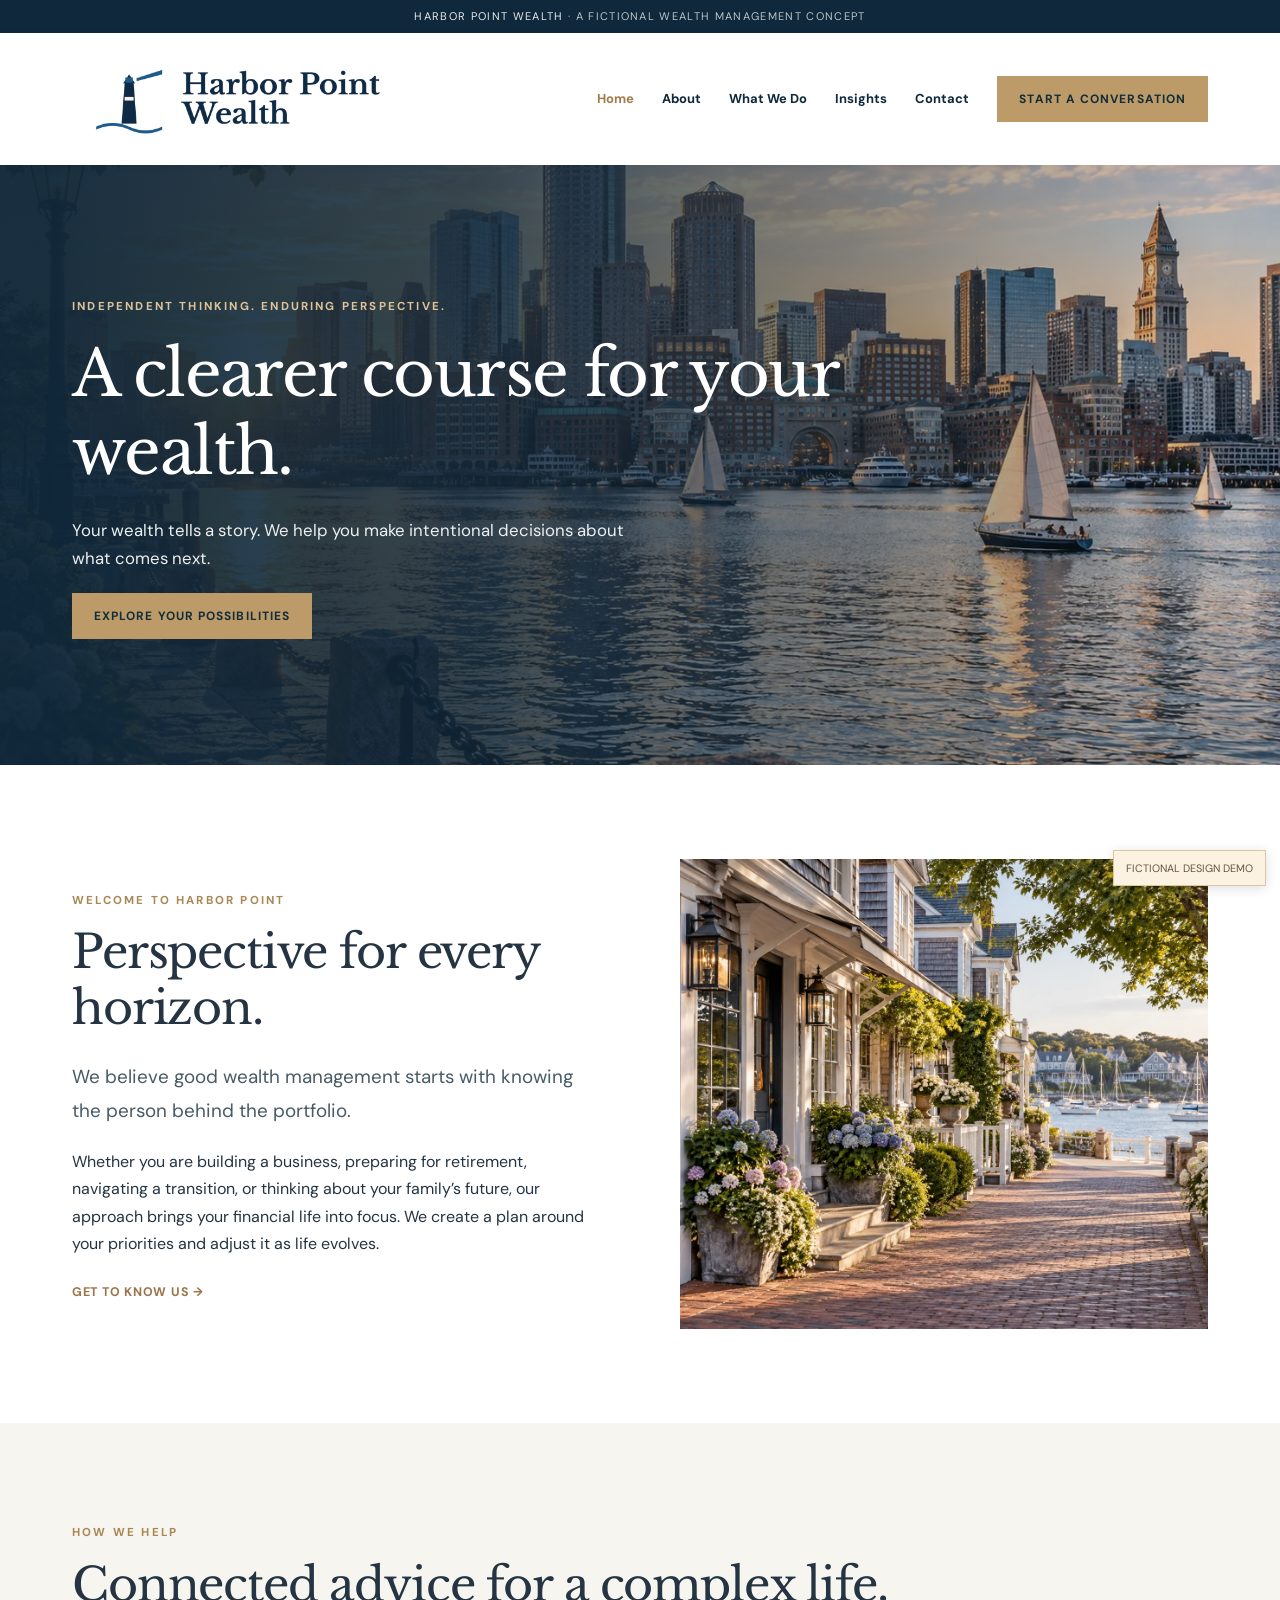
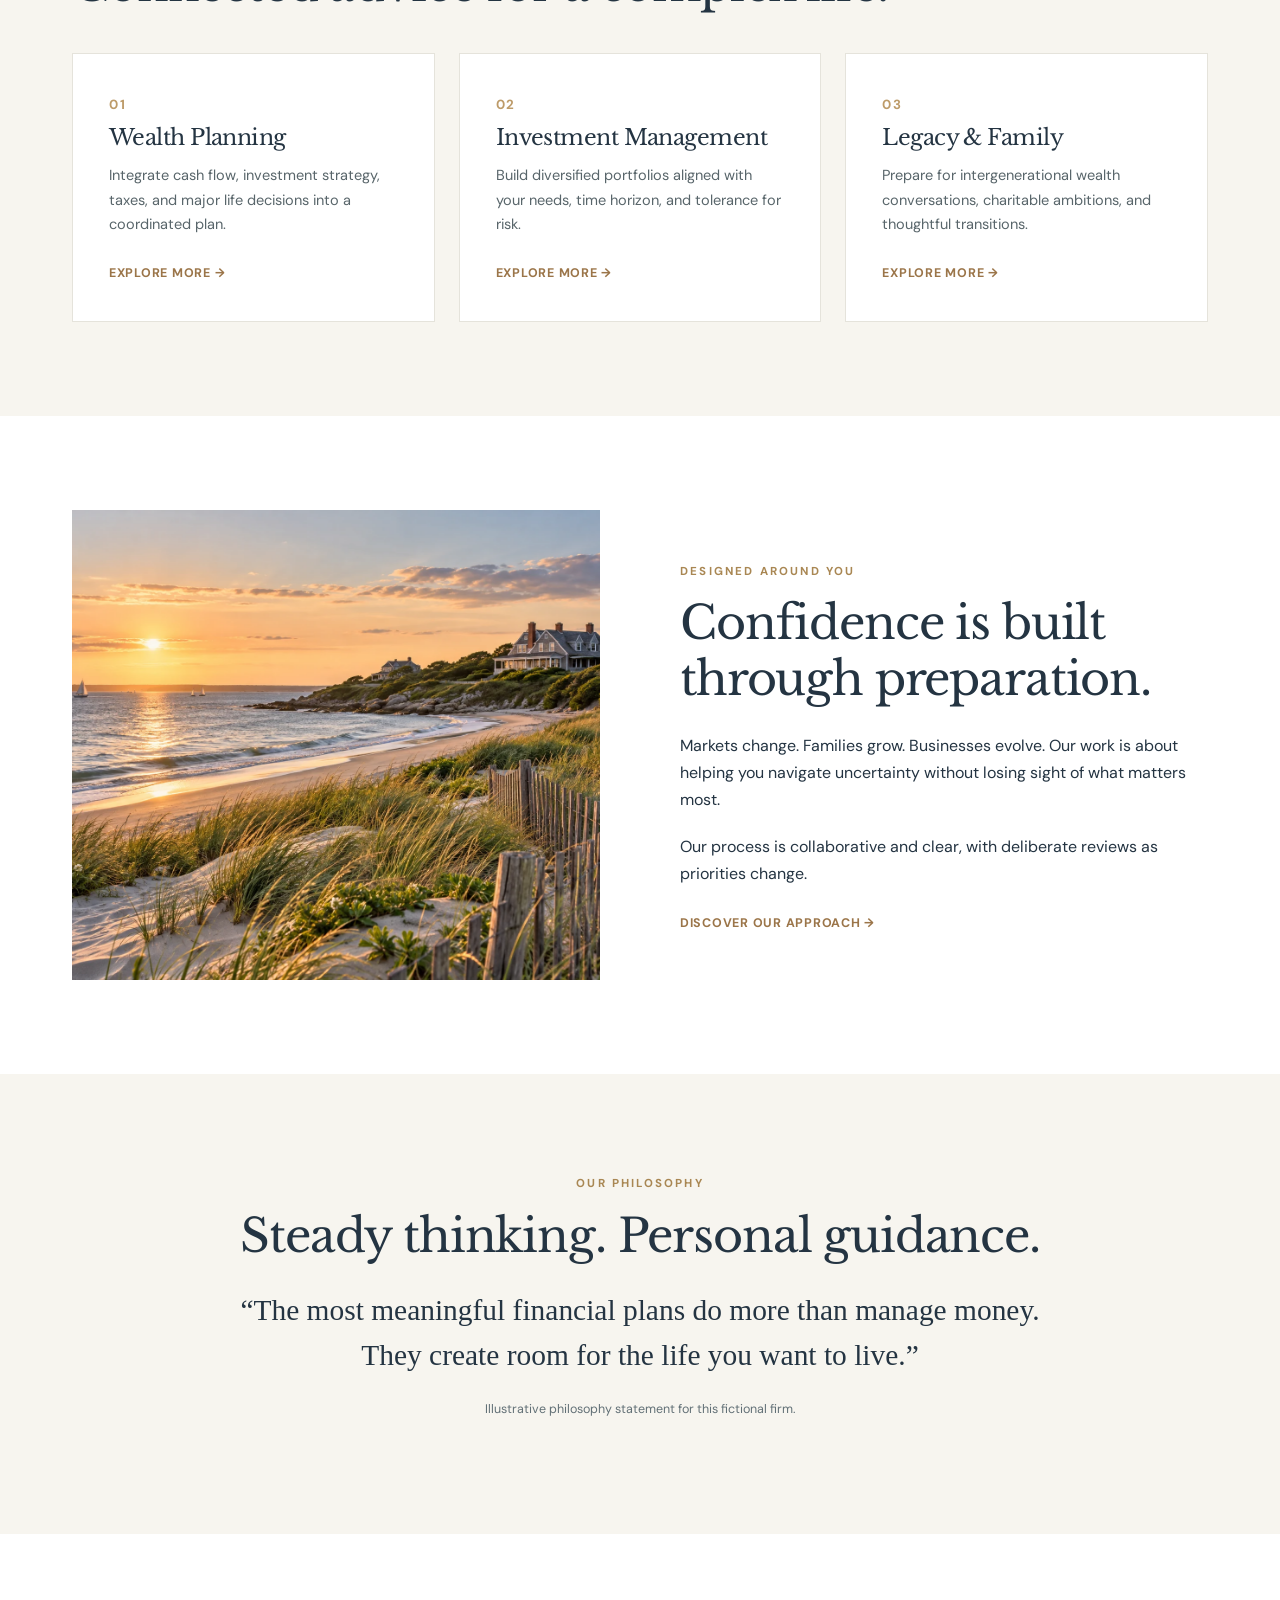
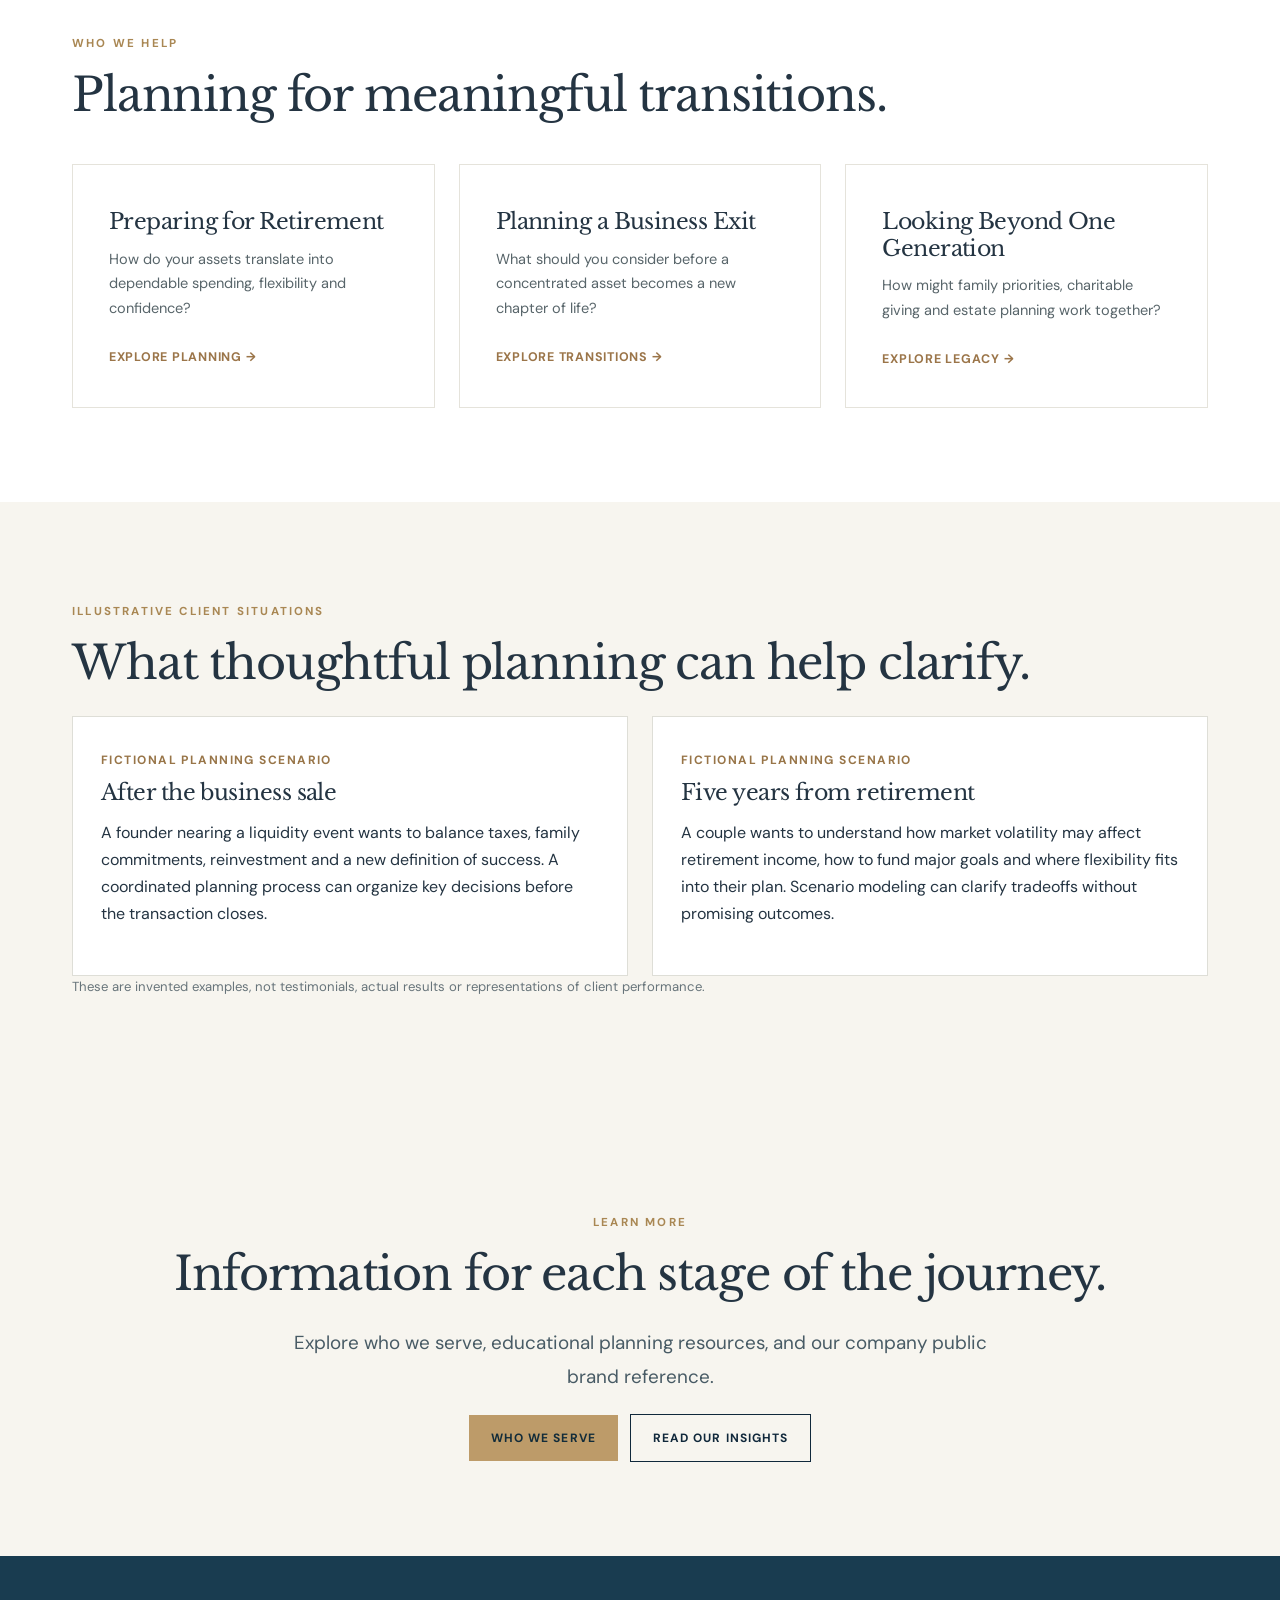
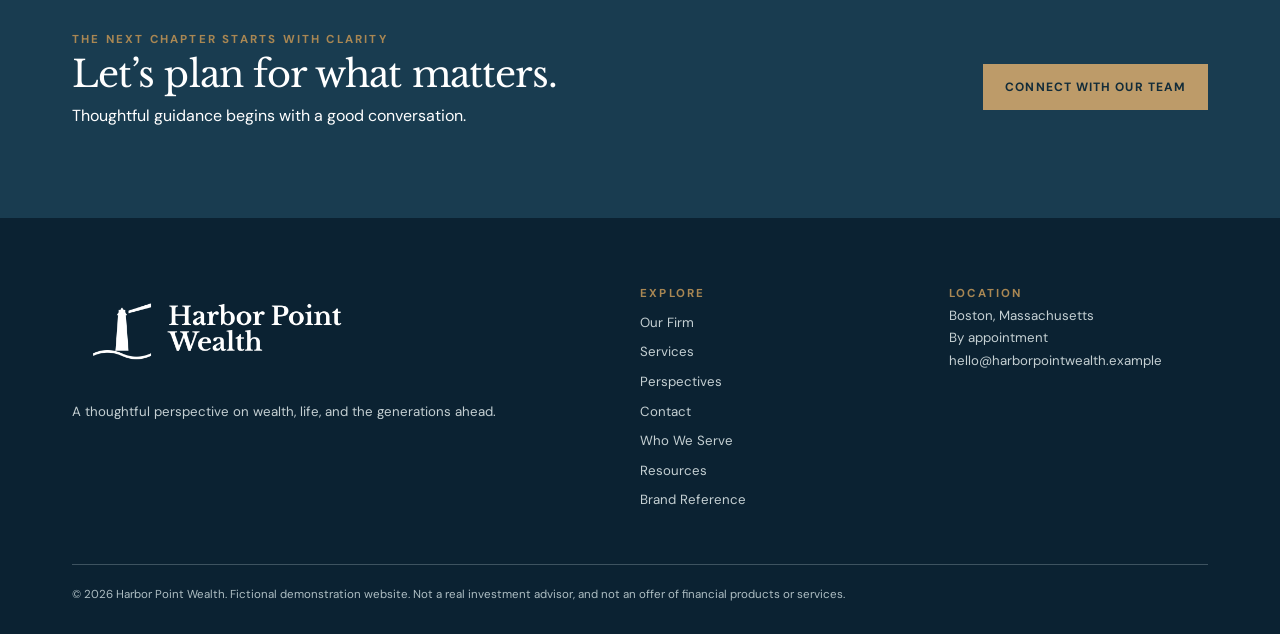
<file: index.html>
<!DOCTYPE html>

<html lang="en"><head><meta charset="utf-8"/><meta content="width=device-width,initial-scale=1" name="viewport"/><meta content="Harbor Point Wealth is a fictional Boston wealth management firm created as a website concept." name="description"/><title>Home | Harbor Point Wealth</title><link href="assets/style.css" rel="stylesheet"/><script type="application/ld+json">{"@context": "https://schema.org", "@type": "Organization", "name": "Harbor Point Wealth", "description": "Fictional Boston-based boutique wealth management firm used for design and marketing demonstrations.", "areaServed": "New England", "address": {"@type": "PostalAddress", "addressLocality": "Boston", "addressRegion": "MA", "addressCountry": "US"}, "knowsAbout": ["Financial planning", "Investment management", "Retirement planning", "Business transition planning", "Legacy planning"]}</script></head><body><div class="topline">HARBOR POINT WEALTH <span>· A FICTIONAL WEALTH MANAGEMENT CONCEPT</span></div><header><div class="nav"><a aria-label="Harbor Point Wealth home" class="brand brand-image" href="index.html"><img alt="Harbor Point Wealth" class="brand-logo" src="assets/harbor-point-wealth-logo.png"/></a><button aria-expanded="false" aria-label="Toggle navigation" class="menu-btn">☰</button><nav><a class="active" href="index.html">Home</a><a class="" href="about.html">About</a><a class="" href="services.html">What We Do</a><a class="" href="insights.html">Insights</a><a class="" href="contact.html">Contact</a><a class="nav-cta" href="contact.html">Start a Conversation</a></nav></div></header><section class="hero"><img alt="New England scenery" class="hero-bg" src="assets/boston-harbor.webp"/><div class="container hero-inner"><span class="eyebrow">Independent thinking. Enduring perspective.</span><h1>A clearer course for your wealth.</h1><p>Your wealth tells a story. We help you make intentional decisions about what comes next.</p><a class="button" href="contact.html">Explore Your Possibilities</a></div></section><section class="section"><div class="container"><div class="split"><div><span class="eyebrow">Welcome to Harbor Point</span><h2>Perspective for every horizon.</h2><p class="lead">We believe good wealth management starts with knowing the person behind the portfolio.</p><p>Whether you are building a business, preparing for retirement, navigating a transition, or thinking about your family’s future, our approach brings your financial life into focus. We create a plan around your priorities and adjust it as life evolves.</p><a class="link" href="about.html">Get to Know Us →</a></div><img alt="New England harbor-side neighborhood" src="assets/harbor-street.webp"/></div></div></section><section class="section cream"><div class="container"><span class="eyebrow">How We Help</span><h2>Connected advice for a complex life.</h2><div class="cards"><div class="card"><span class="number">01</span><h3>Wealth Planning</h3><p>Integrate cash flow, investment strategy, taxes, and major life decisions into a coordinated plan.</p><a class="link" href="services.html">Explore More →</a></div><div class="card"><span class="number">02</span><h3>Investment Management</h3><p>Build diversified portfolios aligned with your needs, time horizon, and tolerance for risk.</p><a class="link" href="services.html">Explore More →</a></div><div class="card"><span class="number">03</span><h3>Legacy &amp; Family</h3><p>Prepare for intergenerational wealth conversations, charitable ambitions, and thoughtful transitions.</p><a class="link" href="services.html">Explore More →</a></div></div></div></section><section class="section"><div class="container"><div class="split"><img alt="New England shoreline at sunset" src="assets/coastal-sunset.webp"/><div><span class="eyebrow">Designed Around You</span><h2>Confidence is built through preparation.</h2><p>Markets change. Families grow. Businesses evolve. Our work is about helping you navigate uncertainty without losing sight of what matters most.</p><p>Our process is collaborative and clear, with deliberate reviews as priorities change.</p><a class="link" href="services.html">Discover Our Approach →</a></div></div></div></section><section class="section cream"><div class="container"><div class="center"><span class="eyebrow">Our Philosophy</span><h2>Steady thinking. Personal guidance.</h2><p class="quote">“The most meaningful financial plans do more than manage money. They create room for the life you want to live.”</p><p class="notice">Illustrative philosophy statement for this fictional firm.</p></div></div></section><section class="section"><div class="container"><span class="eyebrow">Who We Help</span><h2>Planning for meaningful transitions.</h2><div class="cards"><div class="card"><h3>Preparing for Retirement</h3><p>How do your assets translate into dependable spending, flexibility and confidence?</p><a class="link" href="services.html">Explore Planning →</a></div><div class="card"><h3>Planning a Business Exit</h3><p>What should you consider before a concentrated asset becomes a new chapter of life?</p><a class="link" href="services.html">Explore Transitions →</a></div><div class="card"><h3>Looking Beyond One Generation</h3><p>How might family priorities, charitable giving and estate planning work together?</p><a class="link" href="services.html">Explore Legacy →</a></div></div></div></section><section class="section cream"><div class="container"><span class="eyebrow">Illustrative Client Situations</span><h2>What thoughtful planning can help clarify.</h2><div class="pillars"><article><span class="kicker">Fictional planning scenario</span><h3>After the business sale</h3><p>A founder nearing a liquidity event wants to balance taxes, family commitments, reinvestment and a new definition of success. A coordinated planning process can organize key decisions before the transaction closes.</p></article><article><span class="kicker">Fictional planning scenario</span><h3>Five years from retirement</h3><p>A couple wants to understand how market volatility may affect retirement income, how to fund major goals and where flexibility fits into their plan. Scenario modeling can clarify tradeoffs without promising outcomes.</p></article></div><p class="site-note">These are invented examples, not testimonials, actual results or representations of client performance.</p></div></section><section class="section cream"><div class="container center"><span class="eyebrow">Learn More</span><h2>Information for each stage of the journey.</h2><p class="lead">Explore who we serve, educational planning resources, and our company public brand reference.</p><a class="button" href="clients.html">Who We Serve</a> &nbsp; <a class="button outline" href="resources.html" style="color:var(--navy)!important;border-color:var(--navy)">Read Our Insights</a></div></section><section class="cta-strip"><div class="container cta-flex"><div><span class="eyebrow">The next chapter starts with clarity</span><h2>Let’s plan for what matters.</h2><p>Thoughtful guidance begins with a good conversation.</p></div><a class="button" href="contact.html">Connect With Our Team</a></div></section><footer><div class="container"><div class="footgrid"><div><a aria-label="Harbor Point Wealth home" class="brand brand-image footer-brand" href="index.html"><span class="footer-logo-wrap"><img alt="Harbor Point Wealth" class="brand-logo" src="assets/harbor-point-wealth-logo-white.png"/></span></a><p class="spaced">A thoughtful perspective on wealth, life, and the generations ahead.</p></div><div><span class="eyebrow">Explore</span><a href="about.html">Our Firm</a><a href="services.html">Services</a><a href="insights.html">Perspectives</a><a href="contact.html">Contact</a><a href="clients.html">Who We Serve</a><a href="resources.html">Resources</a><a href="brand-guide.html">Brand Reference</a></div><div><span class="eyebrow">Location</span><p>Boston, Massachusetts<br/>By appointment<br/>hello@harborpointwealth.example</p></div></div><div class="copyright">© 2026 Harbor Point Wealth. Fictional demonstration website. Not a real investment advisor, and not an offer of financial products or services.</div></div></footer><div class="demo-label">FICTIONAL DESIGN DEMO</div><script src="assets/site.js"></script></body></html>
</file>
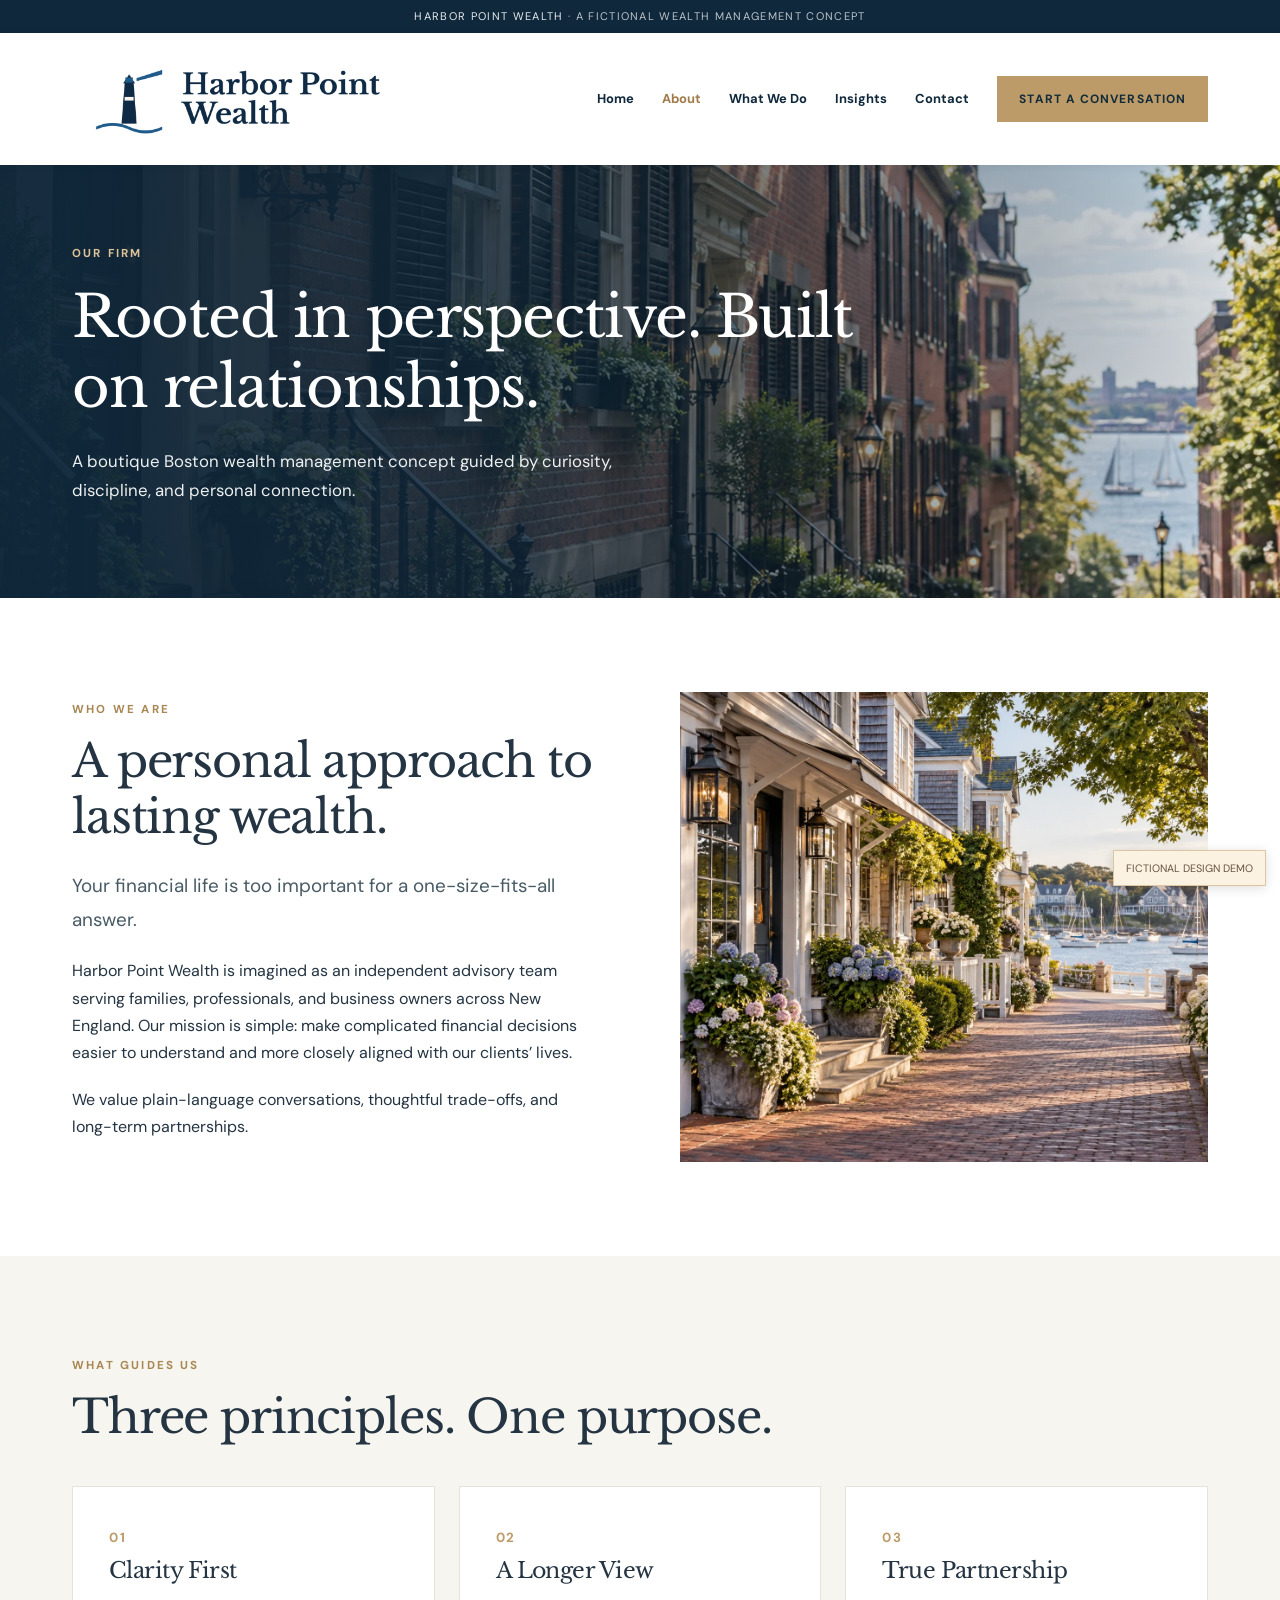
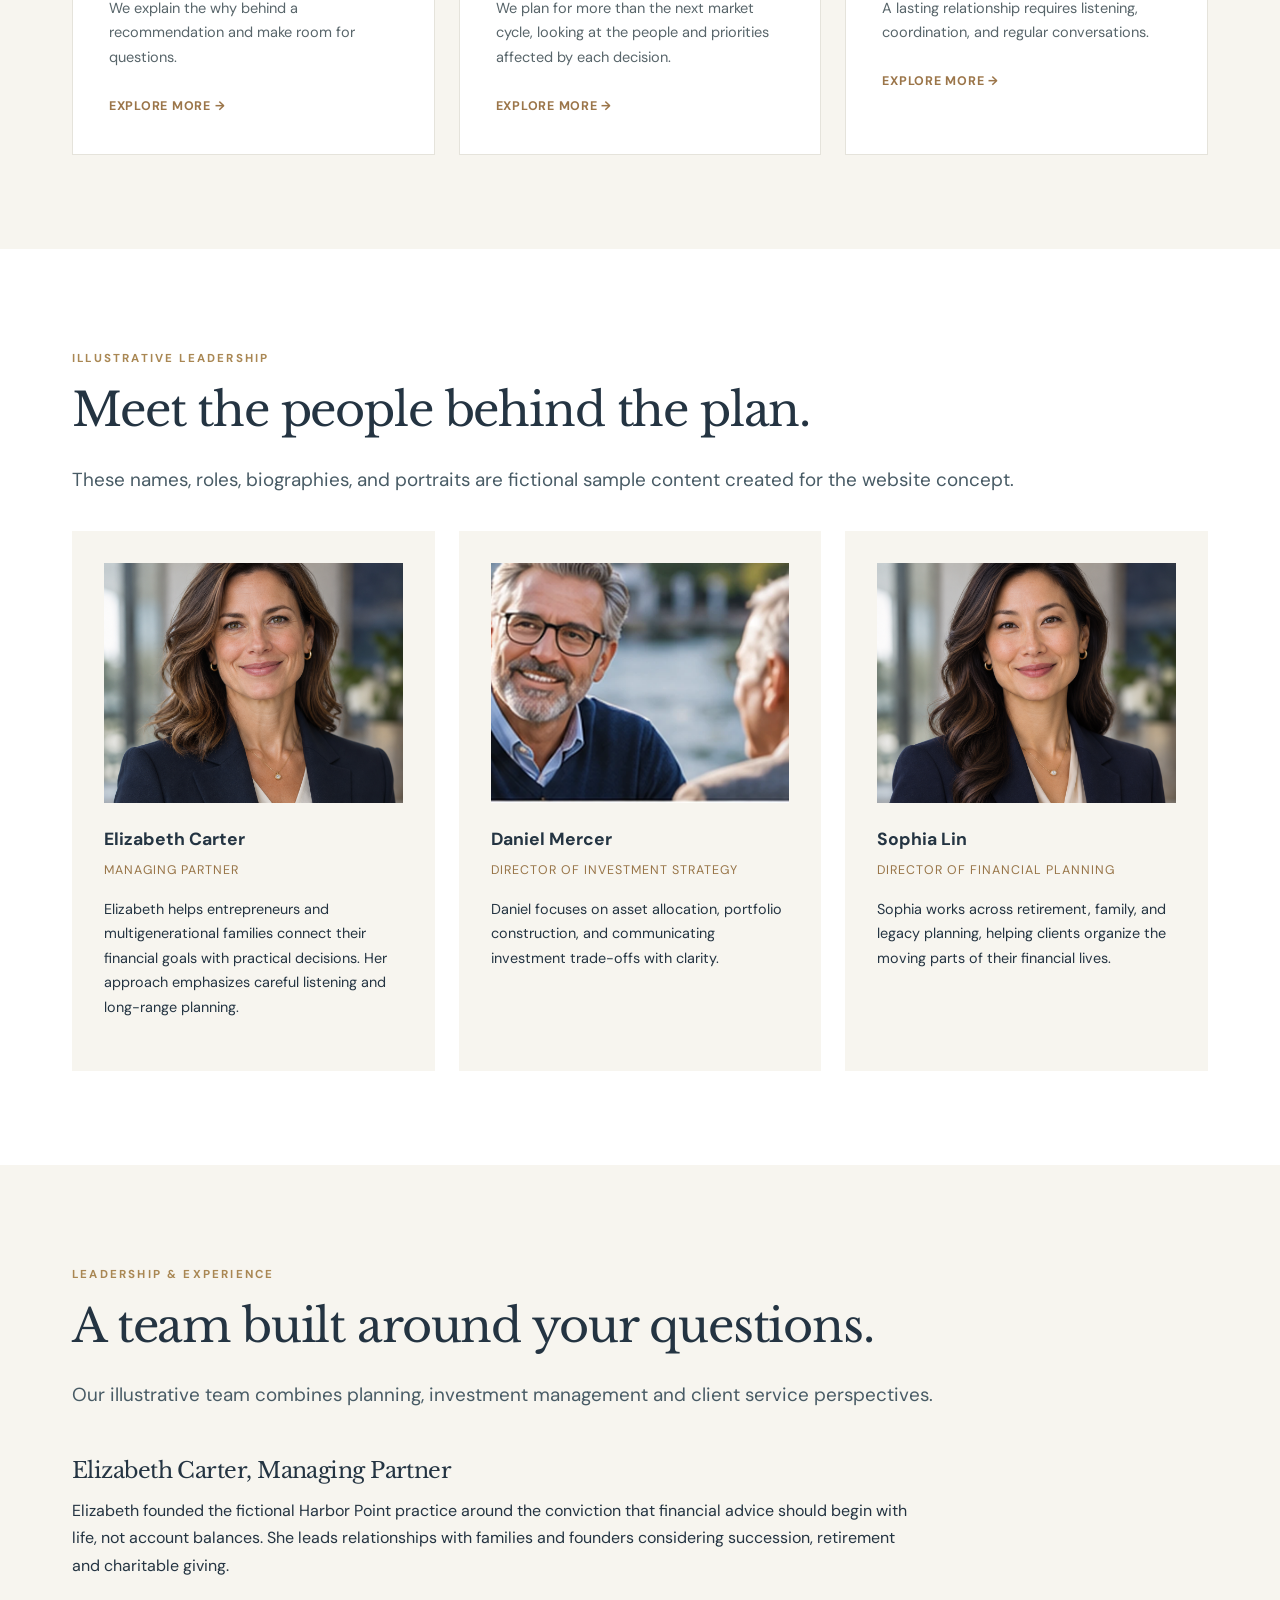
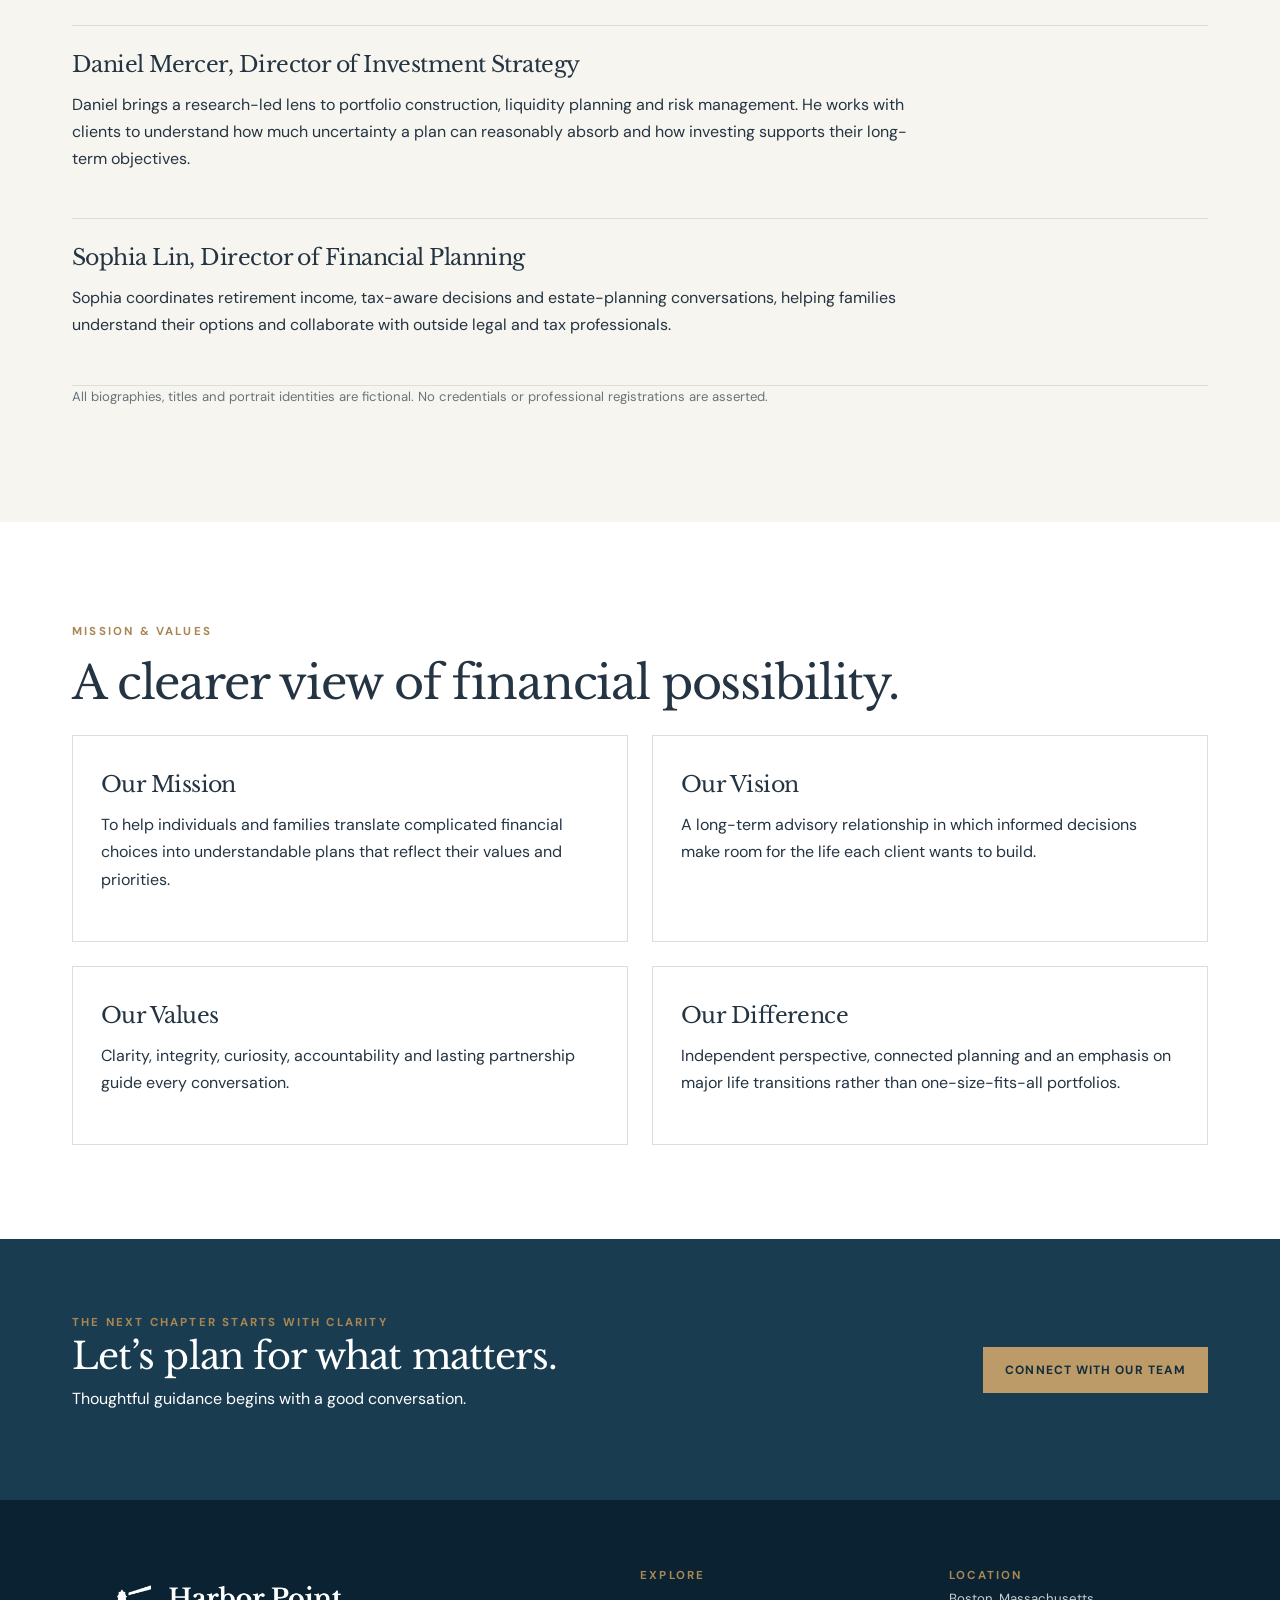
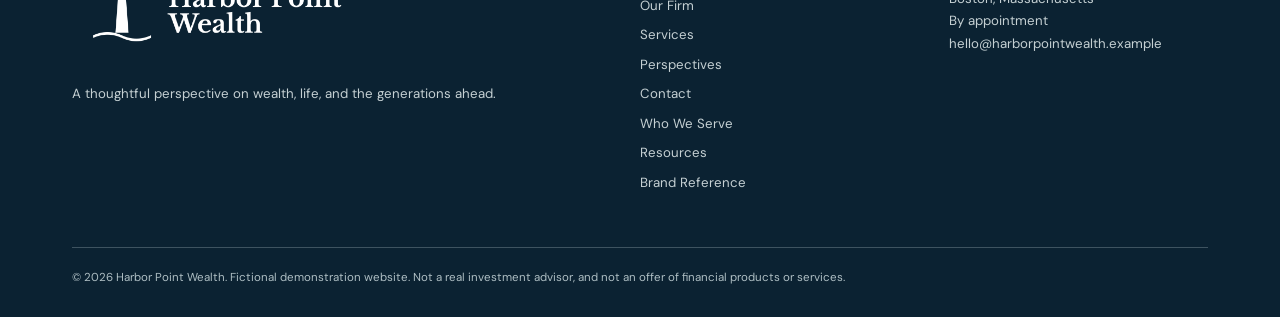
<file: about.html>
<!DOCTYPE html>

<html lang="en"><head><meta charset="utf-8"/><meta content="width=device-width,initial-scale=1" name="viewport"/><meta content="Harbor Point Wealth is a fictional Boston wealth management firm created as a website concept." name="description"/><title>About | Harbor Point Wealth</title><link href="assets/style.css" rel="stylesheet"/><script type="application/ld+json">{"@context": "https://schema.org", "@type": "Organization", "name": "Harbor Point Wealth", "description": "Fictional Boston-based boutique wealth management firm used for design and marketing demonstrations.", "areaServed": "New England", "address": {"@type": "PostalAddress", "addressLocality": "Boston", "addressRegion": "MA", "addressCountry": "US"}, "knowsAbout": ["Financial planning", "Investment management", "Retirement planning", "Business transition planning", "Legacy planning"]}</script></head><body><div class="topline">HARBOR POINT WEALTH <span>· A FICTIONAL WEALTH MANAGEMENT CONCEPT</span></div><header><div class="nav"><a aria-label="Harbor Point Wealth home" class="brand brand-image" href="index.html"><img alt="Harbor Point Wealth" class="brand-logo" src="assets/harbor-point-wealth-logo.png"/></a><button aria-expanded="false" aria-label="Toggle navigation" class="menu-btn">☰</button><nav><a class="" href="index.html">Home</a><a class="active" href="about.html">About</a><a class="" href="services.html">What We Do</a><a class="" href="insights.html">Insights</a><a class="" href="contact.html">Contact</a><a class="nav-cta" href="contact.html">Start a Conversation</a></nav></div></header><section class="hero hero-short"><img alt="New England scenery" class="hero-bg" src="assets/beacon-hill.webp"/><div class="container hero-inner"><span class="eyebrow">Our Firm</span><h1>Rooted in perspective. Built on relationships.</h1><p>A boutique Boston wealth management concept guided by curiosity, discipline, and personal connection.</p></div></section><section class="section"><div class="container"><div class="split"><div><span class="eyebrow">Who We Are</span><h2>A personal approach to lasting wealth.</h2><p class="lead">Your financial life is too important for a one-size-fits-all answer.</p><p>Harbor Point Wealth is imagined as an independent advisory team serving families, professionals, and business owners across New England. Our mission is simple: make complicated financial decisions easier to understand and more closely aligned with our clients’ lives.</p><p>We value plain-language conversations, thoughtful trade-offs, and long-term partnerships.</p></div><img alt="Historic coastal streetscape" src="assets/harbor-street.webp"/></div></div></section><section class="section cream"><div class="container"><span class="eyebrow">What Guides Us</span><h2>Three principles. One purpose.</h2><div class="cards"><div class="card"><span class="number">01</span><h3>Clarity First</h3><p>We explain the why behind a recommendation and make room for questions.</p><a class="link" href="contact.html">Explore More →</a></div><div class="card"><span class="number">02</span><h3>A Longer View</h3><p>We plan for more than the next market cycle, looking at the people and priorities affected by each decision.</p><a class="link" href="contact.html">Explore More →</a></div><div class="card"><span class="number">03</span><h3>True Partnership</h3><p>A lasting relationship requires listening, coordination, and regular conversations.</p><a class="link" href="contact.html">Explore More →</a></div></div></div></section><section class="section"><div class="container"><span class="eyebrow">Illustrative Leadership</span><h2>Meet the people behind the plan.</h2><p class="lead">These names, roles, biographies, and portraits are fictional sample content created for the website concept.</p><div class="team"><div class="person"><img alt="Fictional portrait of Elizabeth Carter" class="profile-photo" src="assets/advisor-elizabeth-carter.png"/><strong>Elizabeth Carter</strong><em>Managing Partner</em><p>Elizabeth helps entrepreneurs and multigenerational families connect their financial goals with practical decisions. Her approach emphasizes careful listening and long-range planning.</p></div><div class="person"><img alt="Fictional portrait of Daniel Mercer" class="profile-photo" src="assets/advisor-daniel-mercer.webp"/><strong>Daniel Mercer</strong><em>Director of Investment Strategy</em><p>Daniel focuses on asset allocation, portfolio construction, and communicating investment trade-offs with clarity.</p></div><div class="person"><img alt="Fictional portrait of Sophia Lin" class="profile-photo" src="assets/advisor-sophia-lin.png"/><strong>Sophia Lin</strong><em>Director of Financial Planning</em><p>Sophia works across retirement, family, and legacy planning, helping clients organize the moving parts of their financial lives.</p></div></div></div></section><section class="section cream"><div class="container"><span class="eyebrow">Leadership &amp; Experience</span><h2>A team built around your questions.</h2><p class="lead">Our illustrative team combines planning, investment management and client service perspectives.</p><div class="info-block"><h3>Elizabeth Carter, Managing Partner</h3><p>Elizabeth founded the fictional Harbor Point practice around the conviction that financial advice should begin with life, not account balances. She leads relationships with families and founders considering succession, retirement and charitable giving.</p></div><div class="info-block"><h3>Daniel Mercer, Director of Investment Strategy</h3><p>Daniel brings a research-led lens to portfolio construction, liquidity planning and risk management. He works with clients to understand how much uncertainty a plan can reasonably absorb and how investing supports their long-term objectives.</p></div><div class="info-block"><h3>Sophia Lin, Director of Financial Planning</h3><p>Sophia coordinates retirement income, tax-aware decisions and estate-planning conversations, helping families understand their options and collaborate with outside legal and tax professionals.</p></div><p class="site-note">All biographies, titles and portrait identities are fictional. No credentials or professional registrations are asserted.</p></div></section><section class="section"><div class="container"><span class="eyebrow">Mission &amp; Values</span><h2>A clearer view of financial possibility.</h2><div class="pillars"><article><h3>Our Mission</h3><p>To help individuals and families translate complicated financial choices into understandable plans that reflect their values and priorities.</p></article><article><h3>Our Vision</h3><p>A long-term advisory relationship in which informed decisions make room for the life each client wants to build.</p></article><article><h3>Our Values</h3><p>Clarity, integrity, curiosity, accountability and lasting partnership guide every conversation.</p></article><article><h3>Our Difference</h3><p>Independent perspective, connected planning and an emphasis on major life transitions rather than one-size-fits-all portfolios.</p></article></div></div></section><section class="cta-strip"><div class="container cta-flex"><div><span class="eyebrow">The next chapter starts with clarity</span><h2>Let’s plan for what matters.</h2><p>Thoughtful guidance begins with a good conversation.</p></div><a class="button" href="contact.html">Connect With Our Team</a></div></section><footer><div class="container"><div class="footgrid"><div><a aria-label="Harbor Point Wealth home" class="brand brand-image footer-brand" href="index.html"><span class="footer-logo-wrap"><img alt="Harbor Point Wealth" class="brand-logo" src="assets/harbor-point-wealth-logo-white.png"/></span></a><p class="spaced">A thoughtful perspective on wealth, life, and the generations ahead.</p></div><div><span class="eyebrow">Explore</span><a href="about.html">Our Firm</a><a href="services.html">Services</a><a href="insights.html">Perspectives</a><a href="contact.html">Contact</a><a href="clients.html">Who We Serve</a><a href="resources.html">Resources</a><a href="brand-guide.html">Brand Reference</a></div><div><span class="eyebrow">Location</span><p>Boston, Massachusetts<br/>By appointment<br/>hello@harborpointwealth.example</p></div></div><div class="copyright">© 2026 Harbor Point Wealth. Fictional demonstration website. Not a real investment advisor, and not an offer of financial products or services.</div></div></footer><div class="demo-label">FICTIONAL DESIGN DEMO</div><script src="assets/site.js"></script></body></html>
</file>
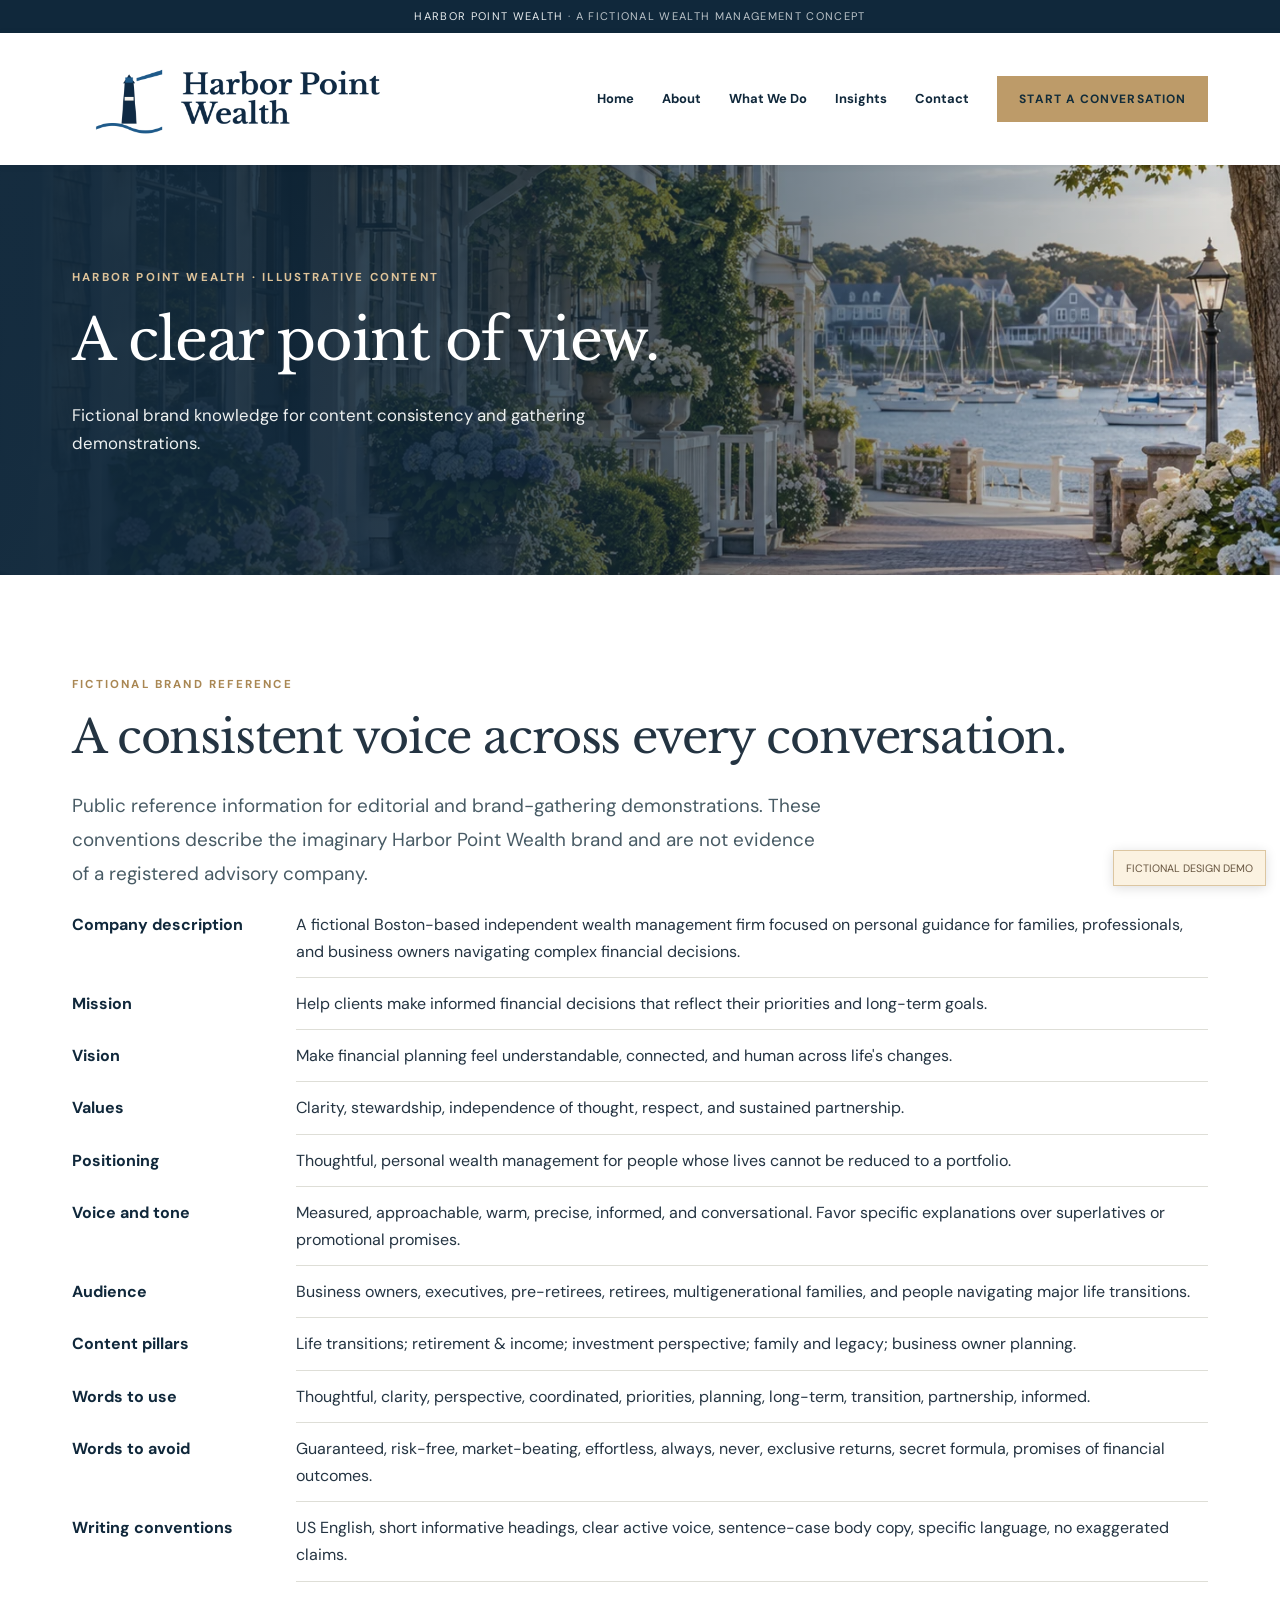
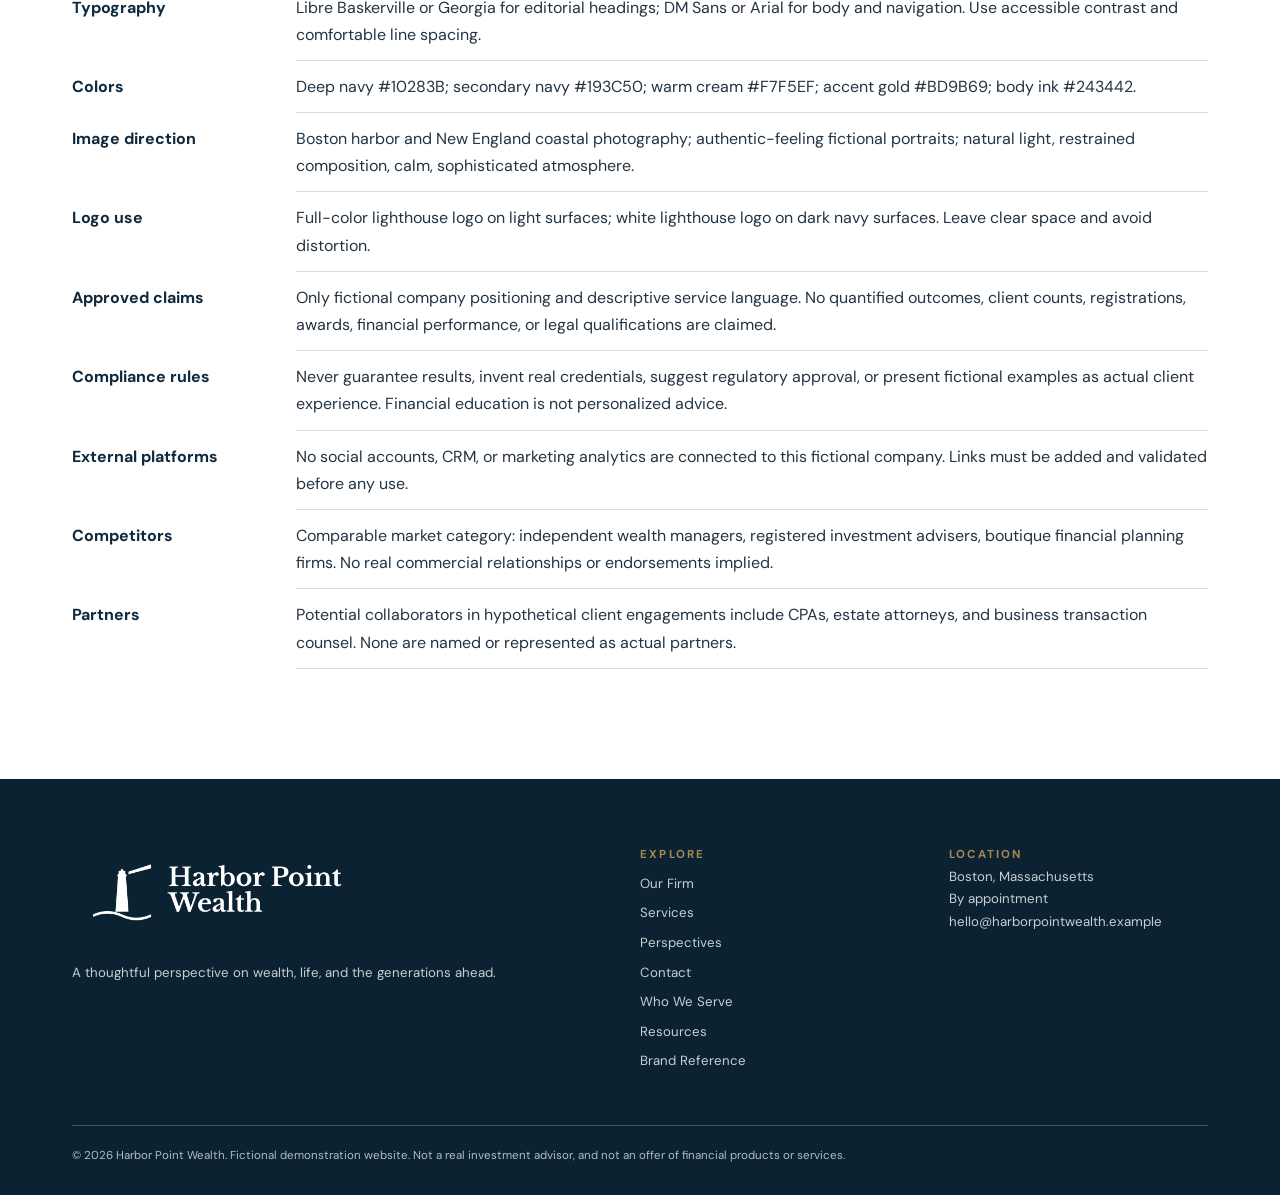
<file: brand-guide.html>
<!doctype html><html lang="en"><head><meta charset="utf-8"><meta name="viewport" content="width=device-width,initial-scale=1"><meta name="description" content="Fictional Harbor Point Wealth demonstration: Fictional brand knowledge for content consistency and gathering demonstrations."><title>Brand Reference | Harbor Point Wealth</title><link rel="stylesheet" href="assets/style.css"></head><body><div class="topline">HARBOR POINT WEALTH <span>· A FICTIONAL WEALTH MANAGEMENT CONCEPT</span></div><header><div class="nav"><a aria-label="Harbor Point Wealth home" class="brand brand-image" href="index.html"><img alt="Harbor Point Wealth" class="brand-logo" src="assets/harbor-point-wealth-logo.png"/></a><button aria-expanded="false" aria-label="Toggle navigation" class="menu-btn">☰</button><nav><a class="" href="index.html">Home</a><a class="" href="about.html">About</a><a class="" href="services.html">What We Do</a><a class="" href="insights.html">Insights</a><a class="" href="contact.html">Contact</a><a class="nav-cta" href="contact.html">Start a Conversation</a></nav></div></header><section class="hero hero-short"><img class="hero-bg" src="assets/harbor-street.webp" alt="New England harbor scenery"><div class="container hero-inner"><span class="eyebrow">Harbor Point Wealth · Illustrative Content</span><h1>A clear point of view.</h1><p>Fictional brand knowledge for content consistency and gathering demonstrations.</p></div></section><section class="section"><div class="container"><span class="eyebrow">Fictional Brand Reference</span><h2>A consistent voice across every conversation.</h2><p class="lead content-intro">Public reference information for editorial and brand-gathering demonstrations. These conventions describe the imaginary Harbor Point Wealth brand and are not evidence of a registered advisory company.</p><dl class="content-dl"><dt>Company description</dt><dd>A fictional Boston-based independent wealth management firm focused on personal guidance for families, professionals, and business owners navigating complex financial decisions.</dd><dt>Mission</dt><dd>Help clients make informed financial decisions that reflect their priorities and long-term goals.</dd><dt>Vision</dt><dd>Make financial planning feel understandable, connected, and human across life's changes.</dd><dt>Values</dt><dd>Clarity, stewardship, independence of thought, respect, and sustained partnership.</dd><dt>Positioning</dt><dd>Thoughtful, personal wealth management for people whose lives cannot be reduced to a portfolio.</dd><dt>Voice and tone</dt><dd>Measured, approachable, warm, precise, informed, and conversational. Favor specific explanations over superlatives or promotional promises.</dd><dt>Audience</dt><dd>Business owners, executives, pre-retirees, retirees, multigenerational families, and people navigating major life transitions.</dd><dt>Content pillars</dt><dd>Life transitions; retirement & income; investment perspective; family and legacy; business owner planning.</dd><dt>Words to use</dt><dd>Thoughtful, clarity, perspective, coordinated, priorities, planning, long-term, transition, partnership, informed.</dd><dt>Words to avoid</dt><dd>Guaranteed, risk-free, market-beating, effortless, always, never, exclusive returns, secret formula, promises of financial outcomes.</dd><dt>Writing conventions</dt><dd>US English, short informative headings, clear active voice, sentence-case body copy, specific language, no exaggerated claims.</dd><dt>Typography</dt><dd>Libre Baskerville or Georgia for editorial headings; DM Sans or Arial for body and navigation. Use accessible contrast and comfortable line spacing.</dd><dt>Colors</dt><dd>Deep navy #10283B; secondary navy #193C50; warm cream #F7F5EF; accent gold #BD9B69; body ink #243442.</dd><dt>Image direction</dt><dd>Boston harbor and New England coastal photography; authentic-feeling fictional portraits; natural light, restrained composition, calm, sophisticated atmosphere.</dd><dt>Logo use</dt><dd>Full-color lighthouse logo on light surfaces; white lighthouse logo on dark navy surfaces. Leave clear space and avoid distortion.</dd><dt>Approved claims</dt><dd>Only fictional company positioning and descriptive service language. No quantified outcomes, client counts, registrations, awards, financial performance, or legal qualifications are claimed.</dd><dt>Compliance rules</dt><dd>Never guarantee results, invent real credentials, suggest regulatory approval, or present fictional examples as actual client experience. Financial education is not personalized advice.</dd><dt>External platforms</dt><dd>No social accounts, CRM, or marketing analytics are connected to this fictional company. Links must be added and validated before any use.</dd><dt>Competitors</dt><dd>Comparable market category: independent wealth managers, registered investment advisers, boutique financial planning firms. No real commercial relationships or endorsements implied.</dd><dt>Partners</dt><dd>Potential collaborators in hypothetical client engagements include CPAs, estate attorneys, and business transaction counsel. None are named or represented as actual partners.</dd></dl></div></section><footer><div class="container"><div class="footgrid"><div><a aria-label="Harbor Point Wealth home" class="brand brand-image footer-brand" href="index.html"><span class="footer-logo-wrap"><img alt="Harbor Point Wealth" class="brand-logo" src="assets/harbor-point-wealth-logo-white.png"/></span></a><p class="spaced">A thoughtful perspective on wealth, life, and the generations ahead.</p></div><div><span class="eyebrow">Explore</span><a href="about.html">Our Firm</a><a href="services.html">Services</a><a href="insights.html">Perspectives</a><a href="contact.html">Contact</a><a href="clients.html">Who We Serve</a><a href="resources.html">Resources</a><a href="brand-guide.html">Brand Reference</a></div><div><span class="eyebrow">Location</span><p>Boston, Massachusetts<br/>By appointment<br/>hello@harborpointwealth.example</p></div></div><div class="copyright">© 2026 Harbor Point Wealth. Fictional demonstration website. Not a real investment advisor, and not an offer of financial products or services.</div></div></footer><div class="demo-label">FICTIONAL DESIGN DEMO</div><script src="assets/site.js"></script></body></html>
</file>
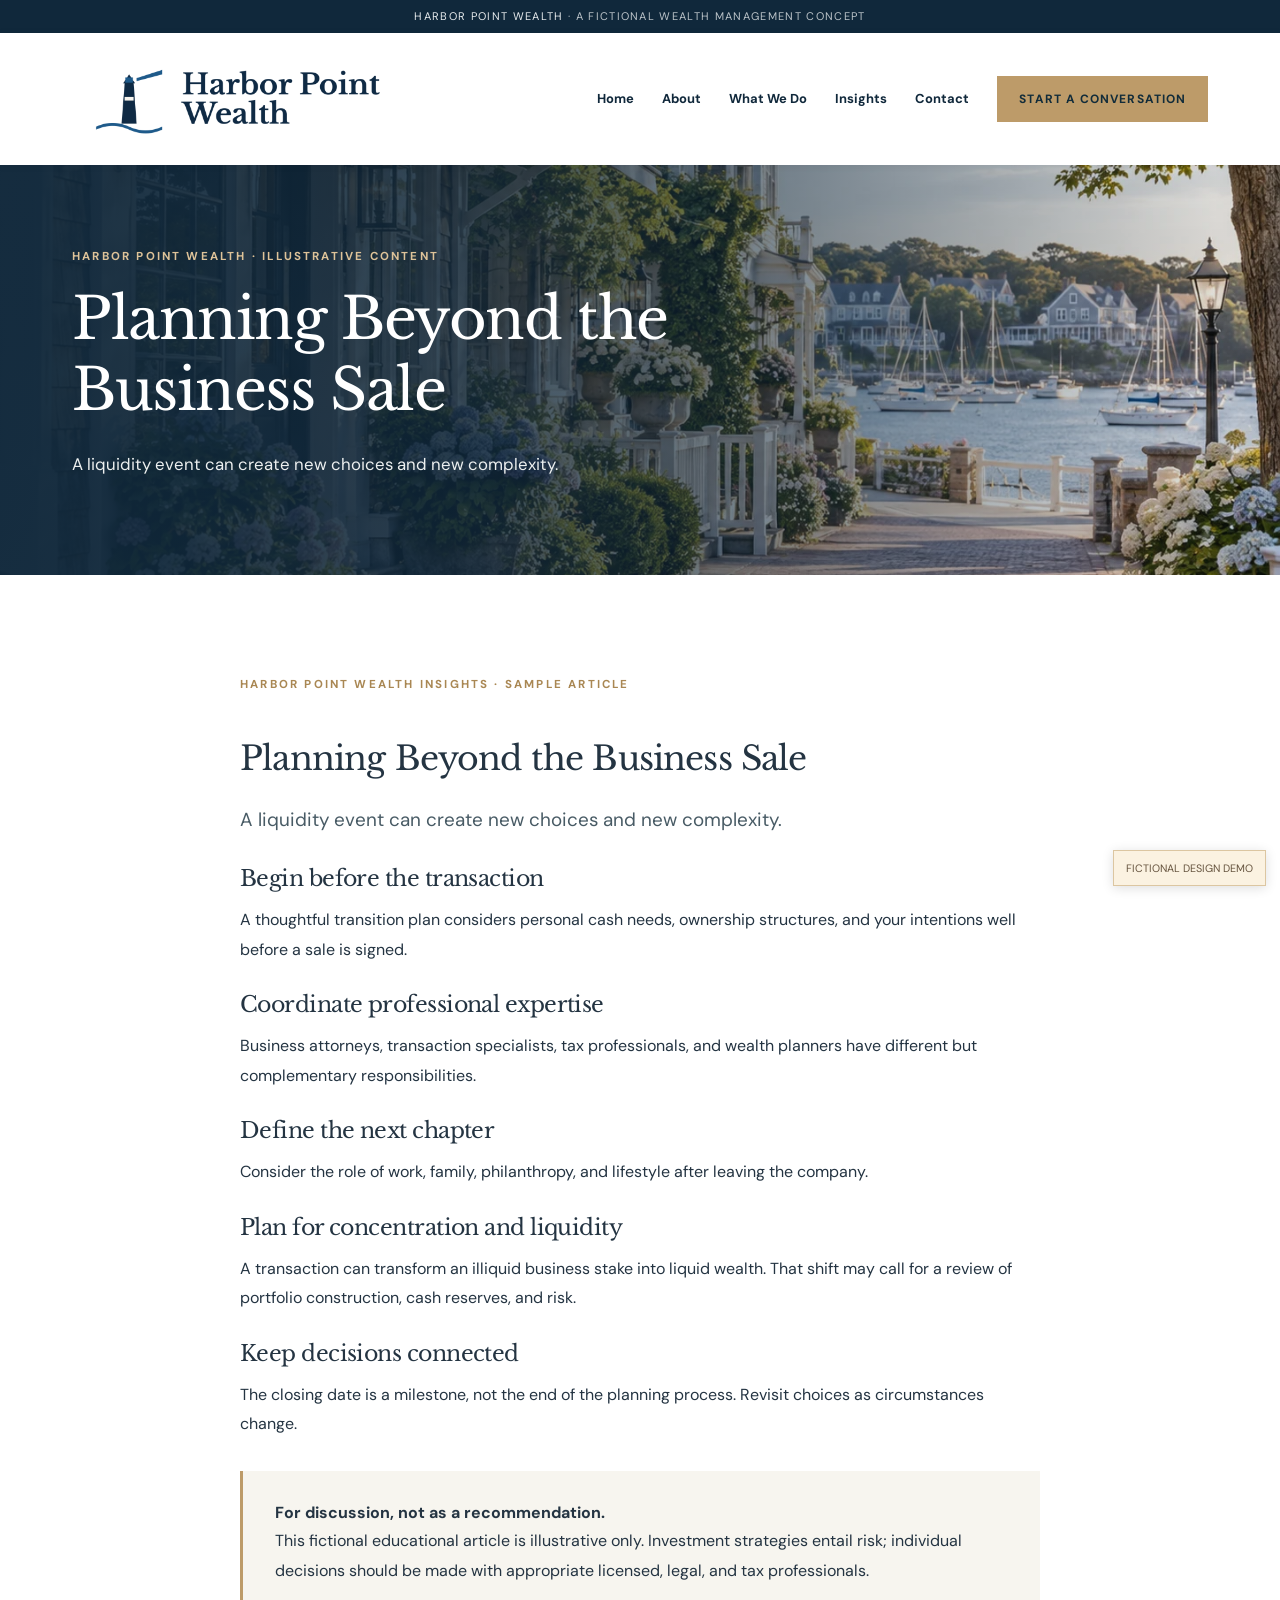
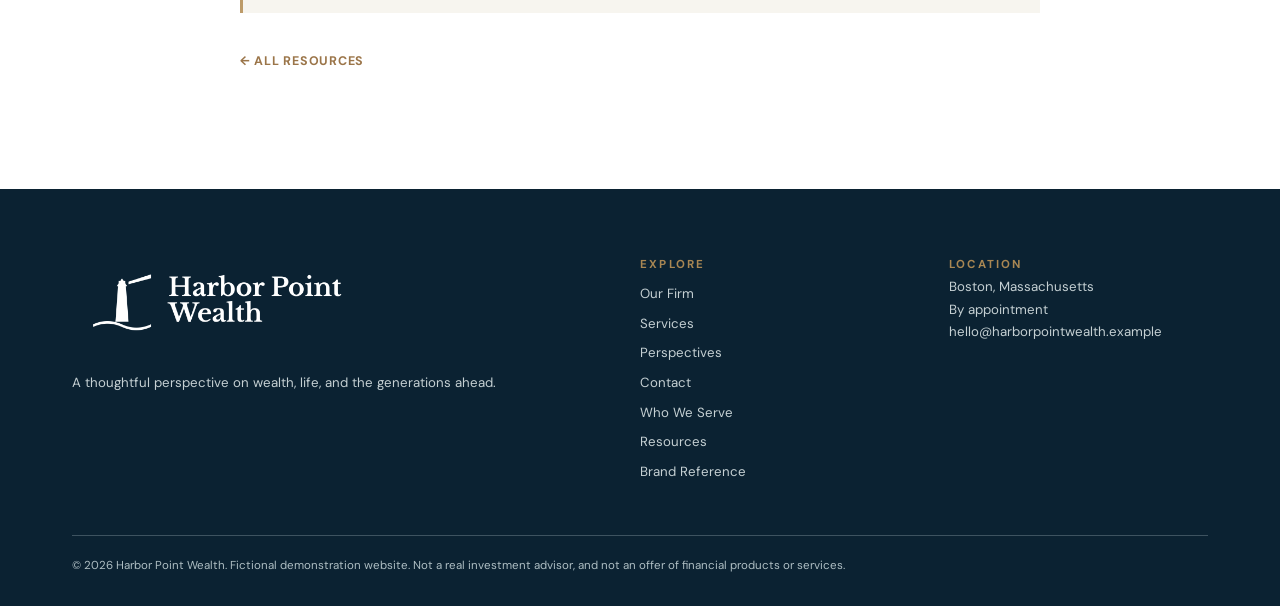
<file: business-transition.html>
<!doctype html><html lang="en"><head><meta charset="utf-8"><meta name="viewport" content="width=device-width,initial-scale=1"><meta name="description" content="Fictional Harbor Point Wealth demonstration: A liquidity event can create new choices and new complexity."><title>Planning Beyond the Business Sale | Harbor Point Wealth</title><link rel="stylesheet" href="assets/style.css"></head><body><div class="topline">HARBOR POINT WEALTH <span>· A FICTIONAL WEALTH MANAGEMENT CONCEPT</span></div><header><div class="nav"><a aria-label="Harbor Point Wealth home" class="brand brand-image" href="index.html"><img alt="Harbor Point Wealth" class="brand-logo" src="assets/harbor-point-wealth-logo.png"/></a><button aria-expanded="false" aria-label="Toggle navigation" class="menu-btn">☰</button><nav><a class="" href="index.html">Home</a><a class="" href="about.html">About</a><a class="" href="services.html">What We Do</a><a class="" href="insights.html">Insights</a><a class="" href="contact.html">Contact</a><a class="nav-cta" href="contact.html">Start a Conversation</a></nav></div></header><section class="hero hero-short"><img class="hero-bg" src="assets/harbor-street.webp" alt="New England harbor scenery"><div class="container hero-inner"><span class="eyebrow">Harbor Point Wealth · Illustrative Content</span><h1>Planning Beyond the Business Sale</h1><p>A liquidity event can create new choices and new complexity.</p></div></section><section class="section"><div class="container"><article class="article-body"><span class="eyebrow">Harbor Point Wealth Insights · Sample Article</span><h2>Planning Beyond the Business Sale</h2><p class="lead">A liquidity event can create new choices and new complexity.</p><h3>Begin before the transaction</h3><p>A thoughtful transition plan considers personal cash needs, ownership structures, and your intentions well before a sale is signed.</p><h3>Coordinate professional expertise</h3><p>Business attorneys, transaction specialists, tax professionals, and wealth planners have different but complementary responsibilities.</p><h3>Define the next chapter</h3><p>Consider the role of work, family, philanthropy, and lifestyle after leaving the company.</p><h3>Plan for concentration and liquidity</h3><p>A transaction can transform an illiquid business stake into liquid wealth. That shift may call for a review of portfolio construction, cash reserves, and risk.</p><h3>Keep decisions connected</h3><p>The closing date is a milestone, not the end of the planning process. Revisit choices as circumstances change.</p><div class="content-panel"><strong>For discussion, not as a recommendation.</strong><p>This fictional educational article is illustrative only. Investment strategies entail risk; individual decisions should be made with appropriate licensed, legal, and tax professionals.</p></div><p><a class="link" href="resources.html">← All Resources</a></p></article></div></section><footer><div class="container"><div class="footgrid"><div><a aria-label="Harbor Point Wealth home" class="brand brand-image footer-brand" href="index.html"><span class="footer-logo-wrap"><img alt="Harbor Point Wealth" class="brand-logo" src="assets/harbor-point-wealth-logo-white.png"/></span></a><p class="spaced">A thoughtful perspective on wealth, life, and the generations ahead.</p></div><div><span class="eyebrow">Explore</span><a href="about.html">Our Firm</a><a href="services.html">Services</a><a href="insights.html">Perspectives</a><a href="contact.html">Contact</a><a href="clients.html">Who We Serve</a><a href="resources.html">Resources</a><a href="brand-guide.html">Brand Reference</a></div><div><span class="eyebrow">Location</span><p>Boston, Massachusetts<br/>By appointment<br/>hello@harborpointwealth.example</p></div></div><div class="copyright">© 2026 Harbor Point Wealth. Fictional demonstration website. Not a real investment advisor, and not an offer of financial products or services.</div></div></footer><div class="demo-label">FICTIONAL DESIGN DEMO</div><script src="assets/site.js"></script></body></html>
</file>
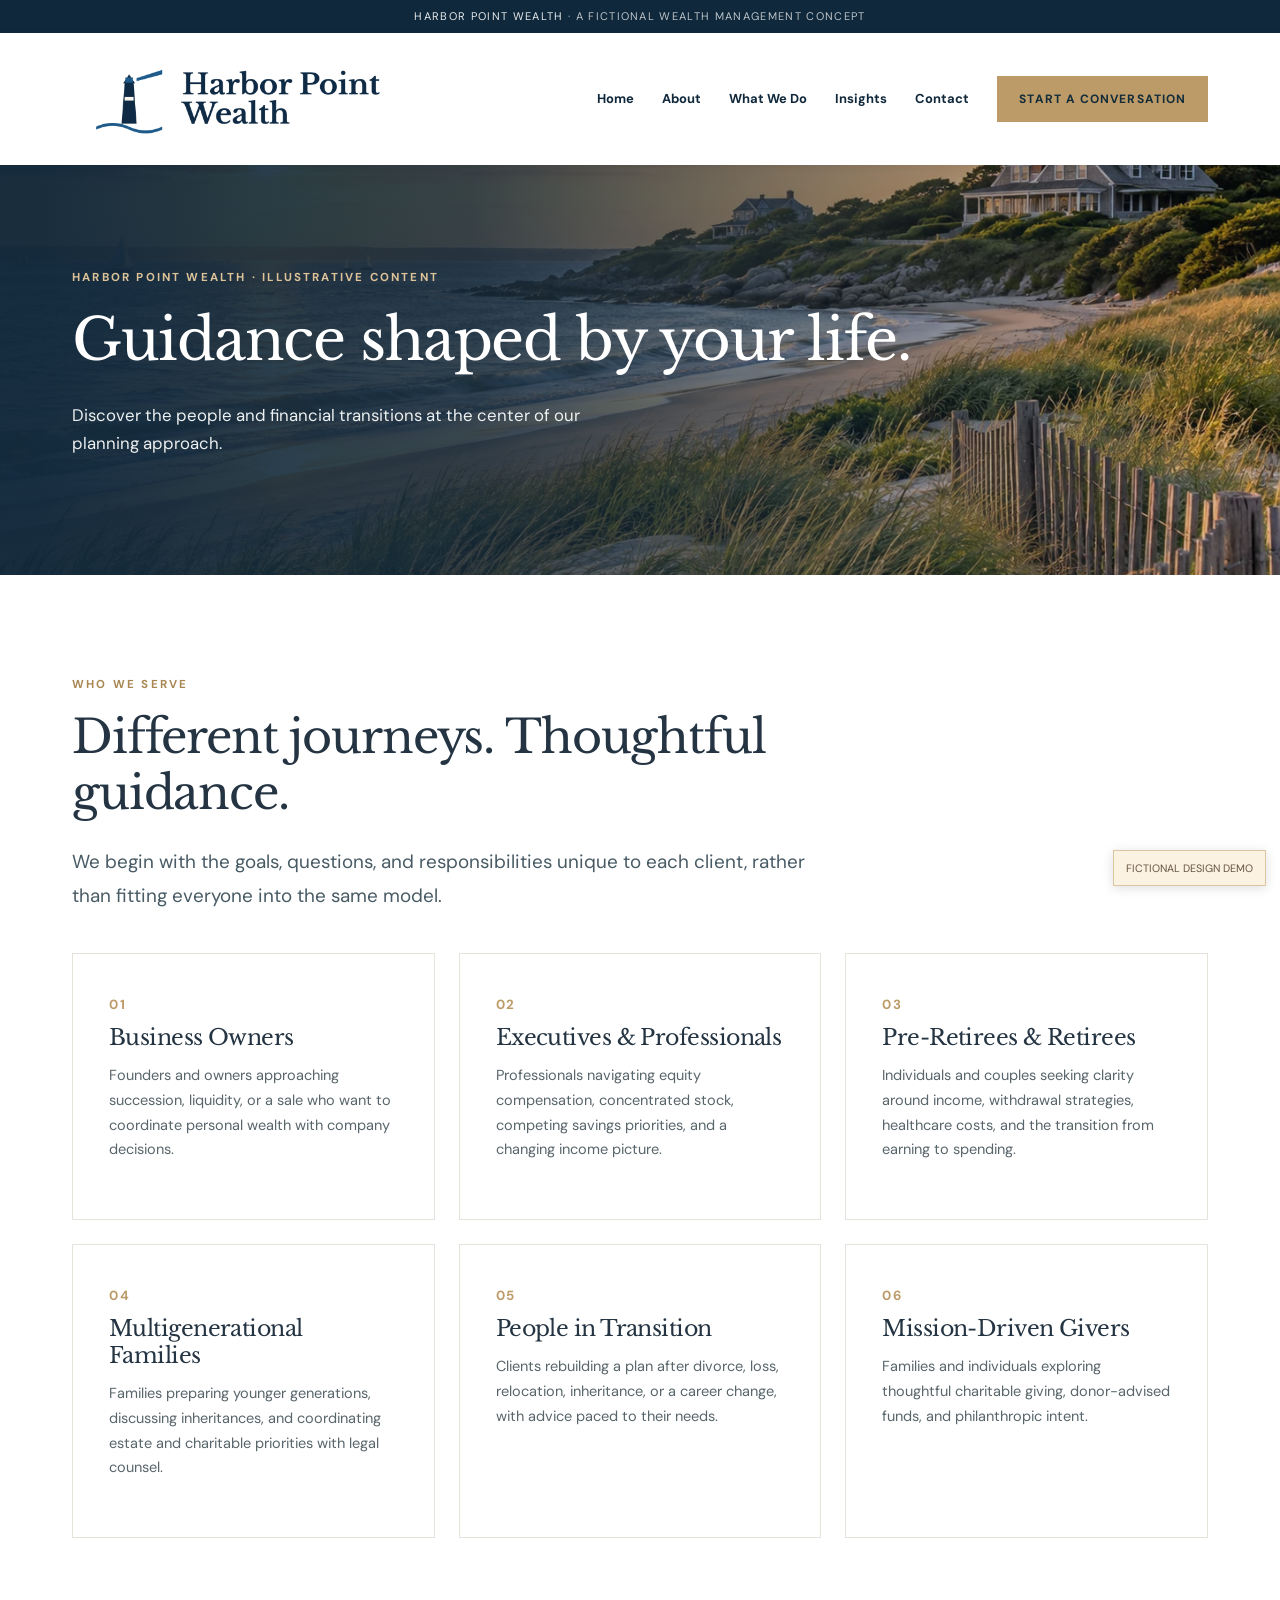
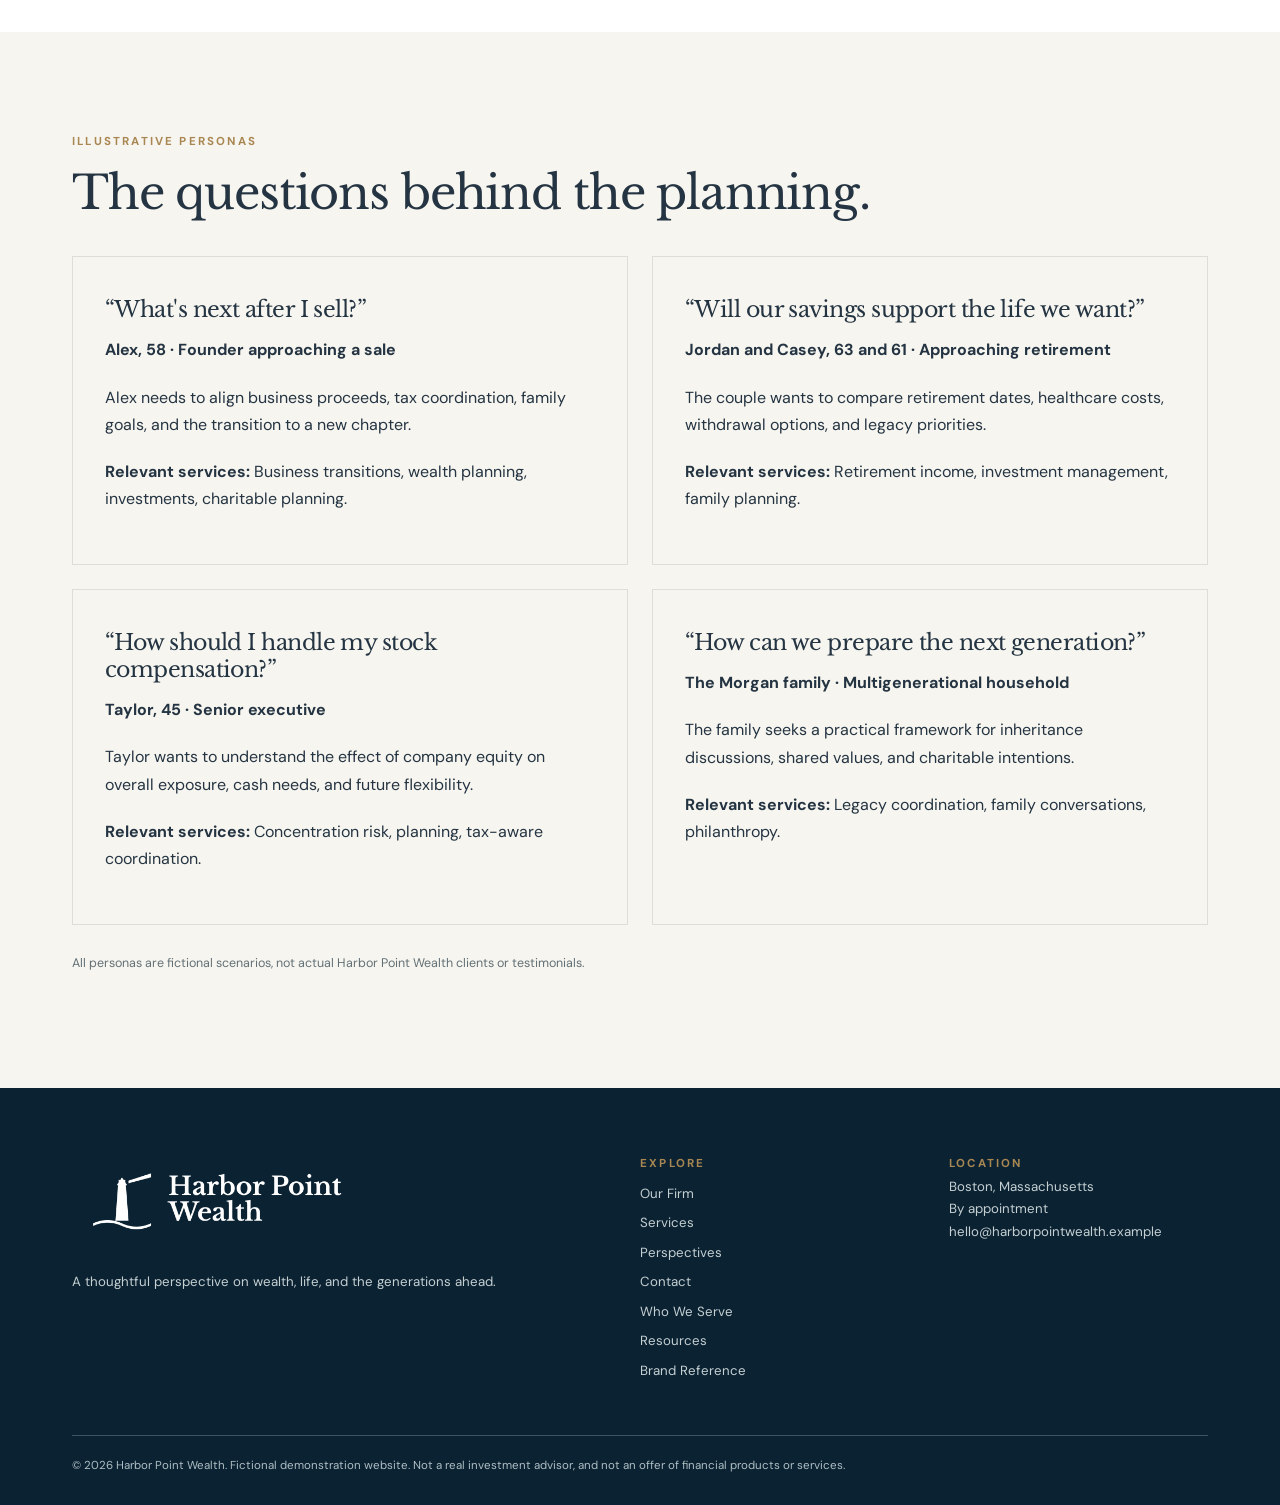
<file: clients.html>
<!doctype html><html lang="en"><head><meta charset="utf-8"><meta name="viewport" content="width=device-width,initial-scale=1"><meta name="description" content="Fictional Harbor Point Wealth demonstration: Discover the people and financial transitions at the center of our planning approach."><title>Who We Serve | Harbor Point Wealth</title><link rel="stylesheet" href="assets/style.css"></head><body><div class="topline">HARBOR POINT WEALTH <span>· A FICTIONAL WEALTH MANAGEMENT CONCEPT</span></div><header><div class="nav"><a aria-label="Harbor Point Wealth home" class="brand brand-image" href="index.html"><img alt="Harbor Point Wealth" class="brand-logo" src="assets/harbor-point-wealth-logo.png"/></a><button aria-expanded="false" aria-label="Toggle navigation" class="menu-btn">☰</button><nav><a class="" href="index.html">Home</a><a class="" href="about.html">About</a><a class="" href="services.html">What We Do</a><a class="" href="insights.html">Insights</a><a class="" href="contact.html">Contact</a><a class="nav-cta" href="contact.html">Start a Conversation</a></nav></div></header><section class="hero hero-short"><img class="hero-bg" src="assets/coastal-sunset.webp" alt="New England harbor scenery"><div class="container hero-inner"><span class="eyebrow">Harbor Point Wealth · Illustrative Content</span><h1>Guidance shaped by your life.</h1><p>Discover the people and financial transitions at the center of our planning approach.</p></div></section><section class="section"><div class="container"><div class="content-intro"><span class="eyebrow">Who We Serve</span><h2>Different journeys. Thoughtful guidance.</h2><p class="lead">We begin with the goals, questions, and responsibilities unique to each client, rather than fitting everyone into the same model.</p></div><div class="cards"><div class="card"><span class="number">01</span><h3>Business Owners</h3><p>Founders and owners approaching succession, liquidity, or a sale who want to coordinate personal wealth with company decisions.</p></div><div class="card"><span class="number">02</span><h3>Executives & Professionals</h3><p>Professionals navigating equity compensation, concentrated stock, competing savings priorities, and a changing income picture.</p></div><div class="card"><span class="number">03</span><h3>Pre-Retirees & Retirees</h3><p>Individuals and couples seeking clarity around income, withdrawal strategies, healthcare costs, and the transition from earning to spending.</p></div><div class="card"><span class="number">04</span><h3>Multigenerational Families</h3><p>Families preparing younger generations, discussing inheritances, and coordinating estate and charitable priorities with legal counsel.</p></div><div class="card"><span class="number">05</span><h3>People in Transition</h3><p>Clients rebuilding a plan after divorce, loss, relocation, inheritance, or a career change, with advice paced to their needs.</p></div><div class="card"><span class="number">06</span><h3>Mission-Driven Givers</h3><p>Families and individuals exploring thoughtful charitable giving, donor-advised funds, and philanthropic intent.</p></div></div></div></section><section class="section cream"><div class="container"><span class="eyebrow">Illustrative Personas</span><h2>The questions behind the planning.</h2><div class="resource-grid"><div class="resource-item"><h3>“What's next after I sell?”</h3><p><strong>Alex, 58 · Founder approaching a sale</strong></p><p>Alex needs to align business proceeds, tax coordination, family goals, and the transition to a new chapter.</p><p><strong>Relevant services:</strong> Business transitions, wealth planning, investments, charitable planning.</p></div><div class="resource-item"><h3>“Will our savings support the life we want?”</h3><p><strong>Jordan and Casey, 63 and 61 · Approaching retirement</strong></p><p>The couple wants to compare retirement dates, healthcare costs, withdrawal options, and legacy priorities.</p><p><strong>Relevant services:</strong> Retirement income, investment management, family planning.</p></div><div class="resource-item"><h3>“How should I handle my stock compensation?”</h3><p><strong>Taylor, 45 · Senior executive</strong></p><p>Taylor wants to understand the effect of company equity on overall exposure, cash needs, and future flexibility.</p><p><strong>Relevant services:</strong> Concentration risk, planning, tax-aware coordination.</p></div><div class="resource-item"><h3>“How can we prepare the next generation?”</h3><p><strong>The Morgan family · Multigenerational household</strong></p><p>The family seeks a practical framework for inheritance discussions, shared values, and charitable intentions.</p><p><strong>Relevant services:</strong> Legacy coordination, family conversations, philanthropy.</p></div></div><p class="notice spaced">All personas are fictional scenarios, not actual Harbor Point Wealth clients or testimonials.</p></div></section><footer><div class="container"><div class="footgrid"><div><a aria-label="Harbor Point Wealth home" class="brand brand-image footer-brand" href="index.html"><span class="footer-logo-wrap"><img alt="Harbor Point Wealth" class="brand-logo" src="assets/harbor-point-wealth-logo-white.png"/></span></a><p class="spaced">A thoughtful perspective on wealth, life, and the generations ahead.</p></div><div><span class="eyebrow">Explore</span><a href="about.html">Our Firm</a><a href="services.html">Services</a><a href="insights.html">Perspectives</a><a href="contact.html">Contact</a><a href="clients.html">Who We Serve</a><a href="resources.html">Resources</a><a href="brand-guide.html">Brand Reference</a></div><div><span class="eyebrow">Location</span><p>Boston, Massachusetts<br/>By appointment<br/>hello@harborpointwealth.example</p></div></div><div class="copyright">© 2026 Harbor Point Wealth. Fictional demonstration website. Not a real investment advisor, and not an offer of financial products or services.</div></div></footer><div class="demo-label">FICTIONAL DESIGN DEMO</div><script src="assets/site.js"></script></body></html>
</file>
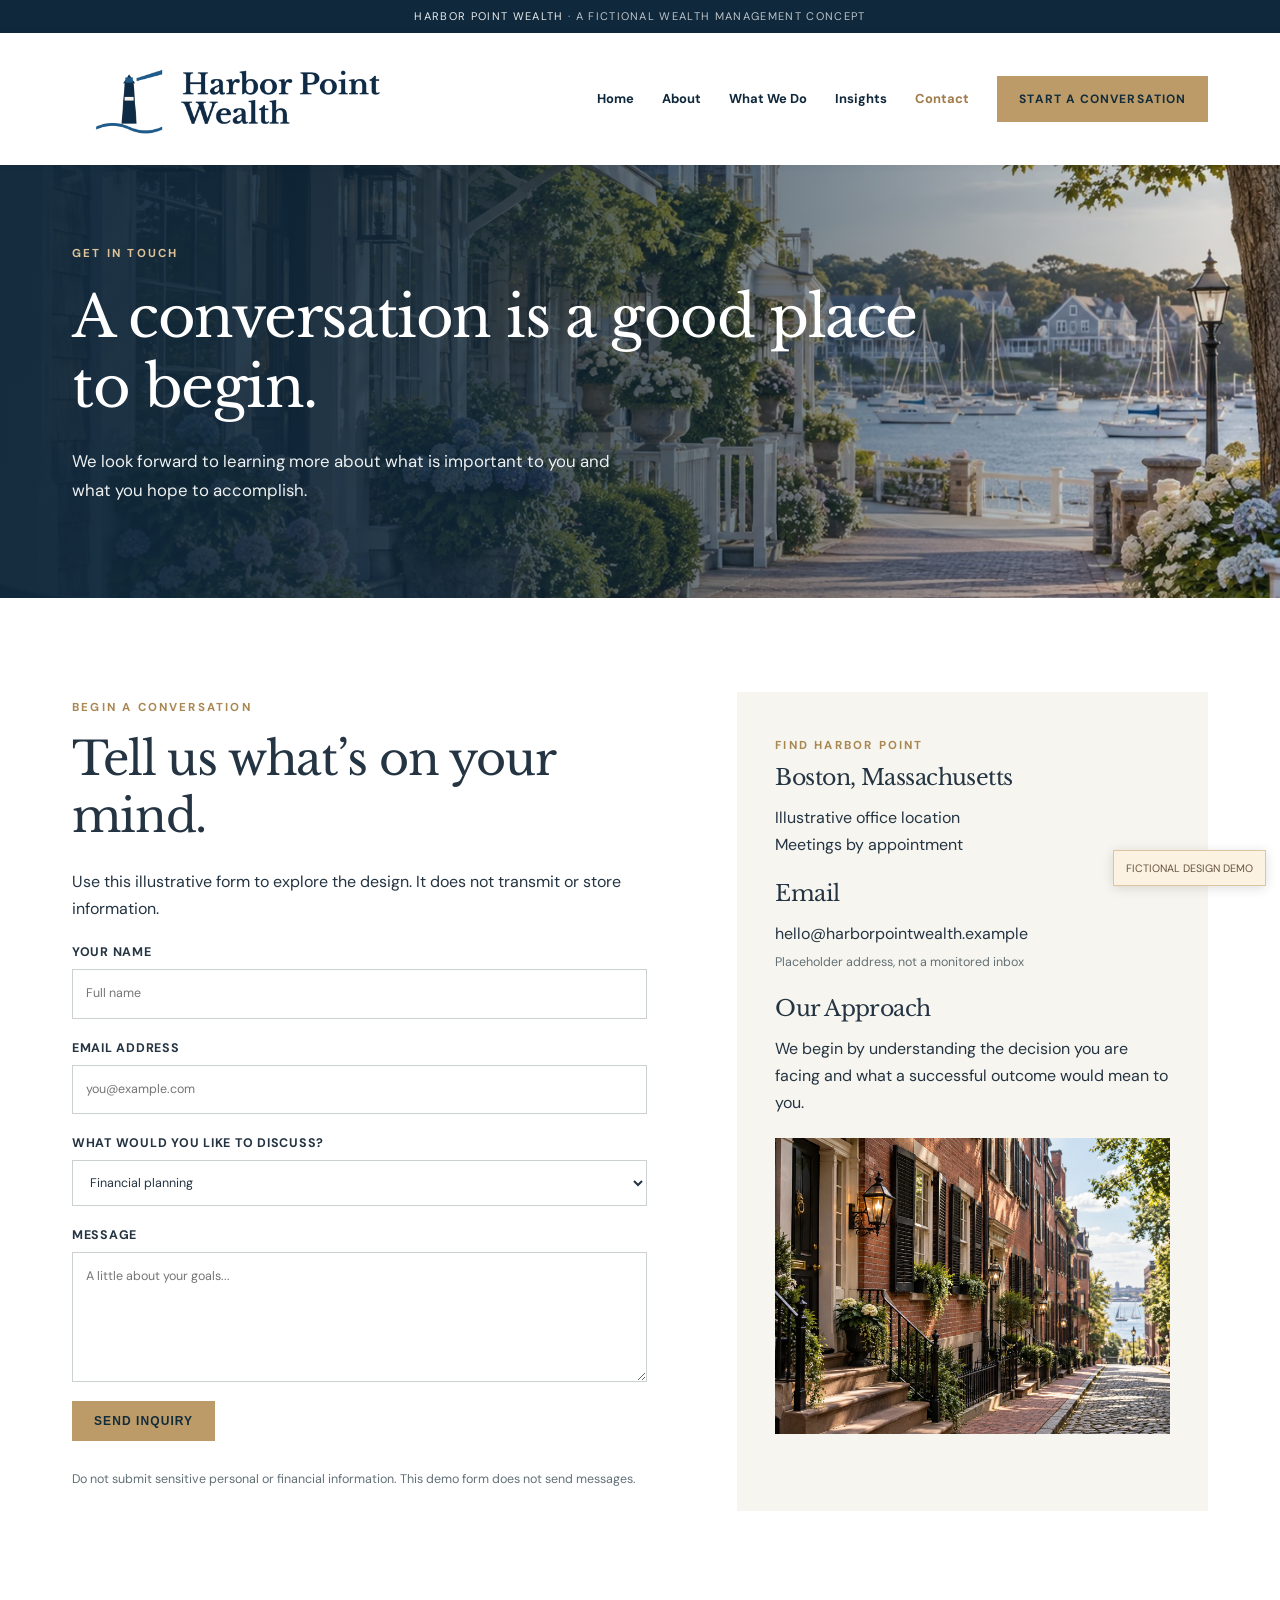
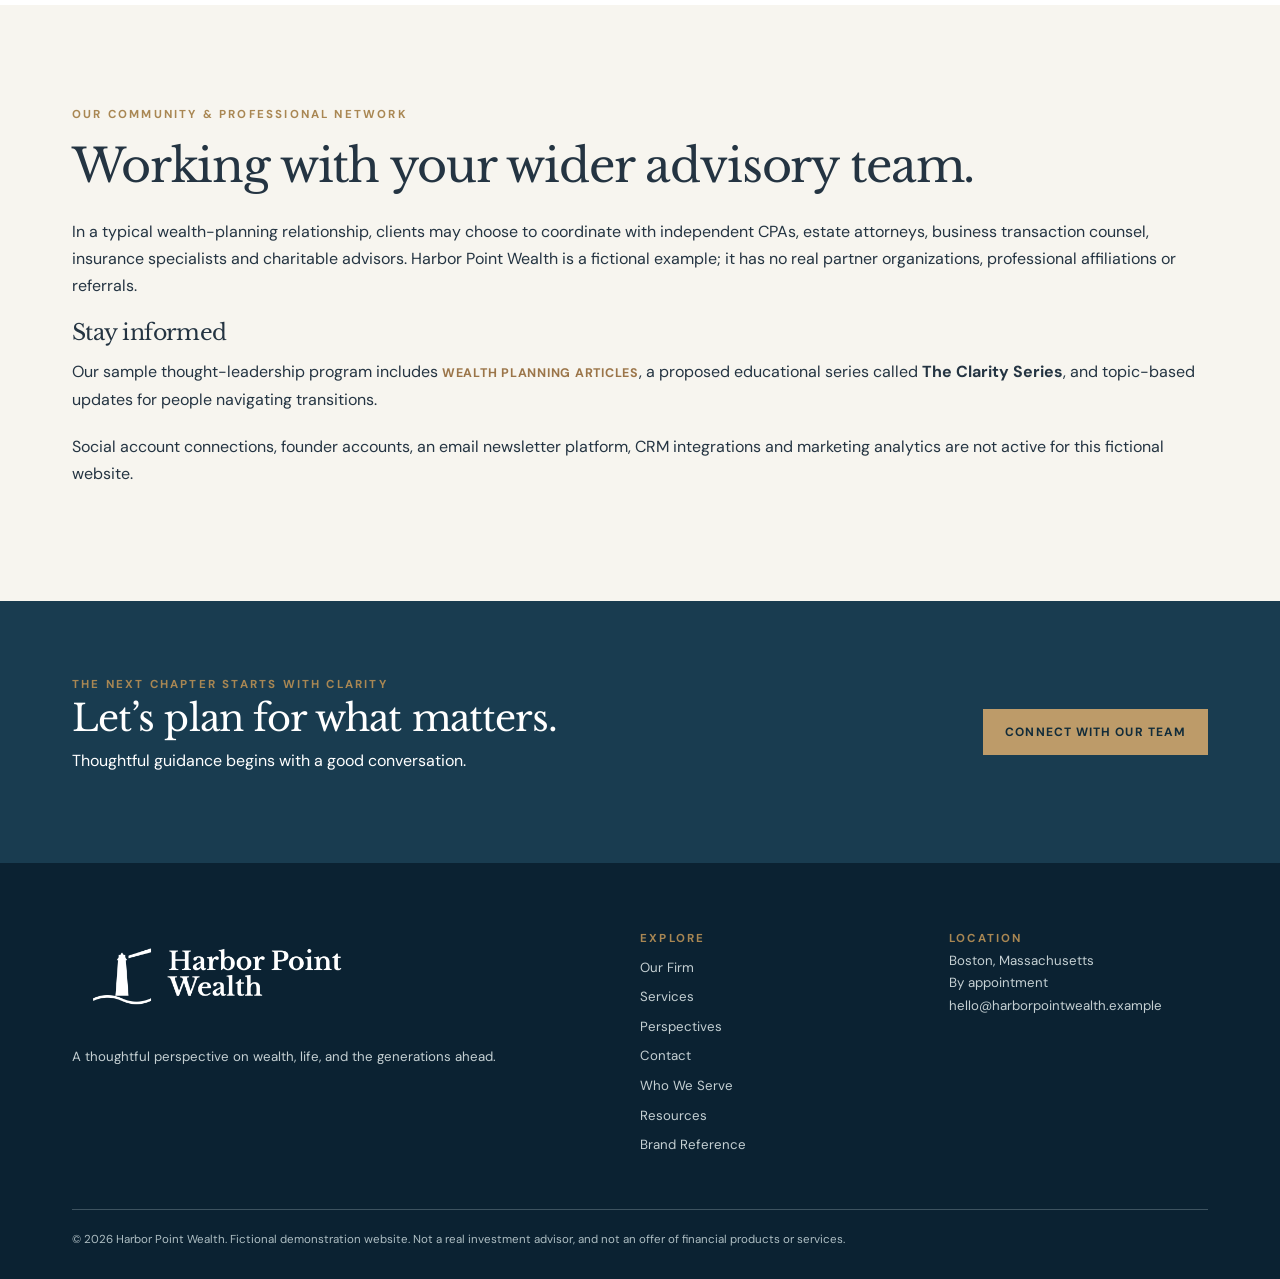
<file: contact.html>
<!DOCTYPE html>

<html lang="en"><head><meta charset="utf-8"/><meta content="width=device-width,initial-scale=1" name="viewport"/><meta content="Harbor Point Wealth is a fictional Boston wealth management firm created as a website concept." name="description"/><title>Contact | Harbor Point Wealth</title><link href="assets/style.css" rel="stylesheet"/><script type="application/ld+json">{"@context": "https://schema.org", "@type": "Organization", "name": "Harbor Point Wealth", "description": "Fictional Boston-based boutique wealth management firm used for design and marketing demonstrations.", "areaServed": "New England", "address": {"@type": "PostalAddress", "addressLocality": "Boston", "addressRegion": "MA", "addressCountry": "US"}, "knowsAbout": ["Financial planning", "Investment management", "Retirement planning", "Business transition planning", "Legacy planning"]}</script></head><body><div class="topline">HARBOR POINT WEALTH <span>· A FICTIONAL WEALTH MANAGEMENT CONCEPT</span></div><header><div class="nav"><a aria-label="Harbor Point Wealth home" class="brand brand-image" href="index.html"><img alt="Harbor Point Wealth" class="brand-logo" src="assets/harbor-point-wealth-logo.png"/></a><button aria-expanded="false" aria-label="Toggle navigation" class="menu-btn">☰</button><nav><a class="" href="index.html">Home</a><a class="" href="about.html">About</a><a class="" href="services.html">What We Do</a><a class="" href="insights.html">Insights</a><a class="active" href="contact.html">Contact</a><a class="nav-cta" href="contact.html">Start a Conversation</a></nav></div></header><section class="hero hero-short"><img alt="New England scenery" class="hero-bg" src="assets/harbor-street.webp"/><div class="container hero-inner"><span class="eyebrow">Get in Touch</span><h1>A conversation is a good place to begin.</h1><p>We look forward to learning more about what is important to you and what you hope to accomplish.</p></div></section><section class="section"><div class="container"><div class="contact-grid"><div><span class="eyebrow">Begin a Conversation</span><h2>Tell us what’s on your mind.</h2><p>Use this illustrative form to explore the design. It does not transmit or store information.</p><form id="contact-form"><label class="form-field">Your Name<input name="name" placeholder="Full name" required="" type="text"/></label><label class="form-field">Email Address<input name="email" placeholder="you@example.com" required="" type="email"/></label><label class="form-field">What would you like to discuss?<select name="topic"><option>Financial planning</option><option>Investment management</option><option>Business transition</option><option>Retirement planning</option><option>Other</option></select></label><label class="form-field">Message<textarea name="message" placeholder="A little about your goals..."></textarea></label><button class="button" type="submit">Send Inquiry</button><p class="notice spaced" id="form-message" role="status"></p><p class="notice">Do not submit sensitive personal or financial information. This demo form does not send messages.</p></form></div><aside class="contact-info"><span class="eyebrow">Find Harbor Point</span><h3>Boston, Massachusetts</h3><p>Illustrative office location<br/>Meetings by appointment</p><h3>Email</h3><p>hello@harborpointwealth.example<br/><span class="notice">Placeholder address, not a monitored inbox</span></p><h3>Our Approach</h3><p>We begin by understanding the decision you are facing and what a successful outcome would mean to you.</p><img alt="Historic Boston street" src="assets/beacon-hill.webp" style="width:100%;margin-top:20px;display:block"/></aside></div></div></section><section class="section cream"><div class="container"><span class="eyebrow">Our Community &amp; Professional Network</span><h2>Working with your wider advisory team.</h2><p>In a typical wealth-planning relationship, clients may choose to coordinate with independent CPAs, estate attorneys, business transaction counsel, insurance specialists and charitable advisors. Harbor Point Wealth is a fictional example; it has no real partner organizations, professional affiliations or referrals.</p><h3>Stay informed</h3><p>Our sample thought-leadership program includes <a class="link" href="insights.html">wealth planning articles</a>, a proposed educational series called <strong>The Clarity Series</strong>, and topic-based updates for people navigating transitions.</p><p>Social account connections, founder accounts, an email newsletter platform, CRM integrations and marketing analytics are not active for this fictional website.</p></div></section><section class="cta-strip"><div class="container cta-flex"><div><span class="eyebrow">The next chapter starts with clarity</span><h2>Let’s plan for what matters.</h2><p>Thoughtful guidance begins with a good conversation.</p></div><a class="button" href="contact.html">Connect With Our Team</a></div></section><footer><div class="container"><div class="footgrid"><div><a aria-label="Harbor Point Wealth home" class="brand brand-image footer-brand" href="index.html"><span class="footer-logo-wrap"><img alt="Harbor Point Wealth" class="brand-logo" src="assets/harbor-point-wealth-logo-white.png"/></span></a><p class="spaced">A thoughtful perspective on wealth, life, and the generations ahead.</p></div><div><span class="eyebrow">Explore</span><a href="about.html">Our Firm</a><a href="services.html">Services</a><a href="insights.html">Perspectives</a><a href="contact.html">Contact</a><a href="clients.html">Who We Serve</a><a href="resources.html">Resources</a><a href="brand-guide.html">Brand Reference</a></div><div><span class="eyebrow">Location</span><p>Boston, Massachusetts<br/>By appointment<br/>hello@harborpointwealth.example</p></div></div><div class="copyright">© 2026 Harbor Point Wealth. Fictional demonstration website. Not a real investment advisor, and not an offer of financial products or services.</div></div></footer><div class="demo-label">FICTIONAL DESIGN DEMO</div><script src="assets/site.js"></script></body></html>
</file>
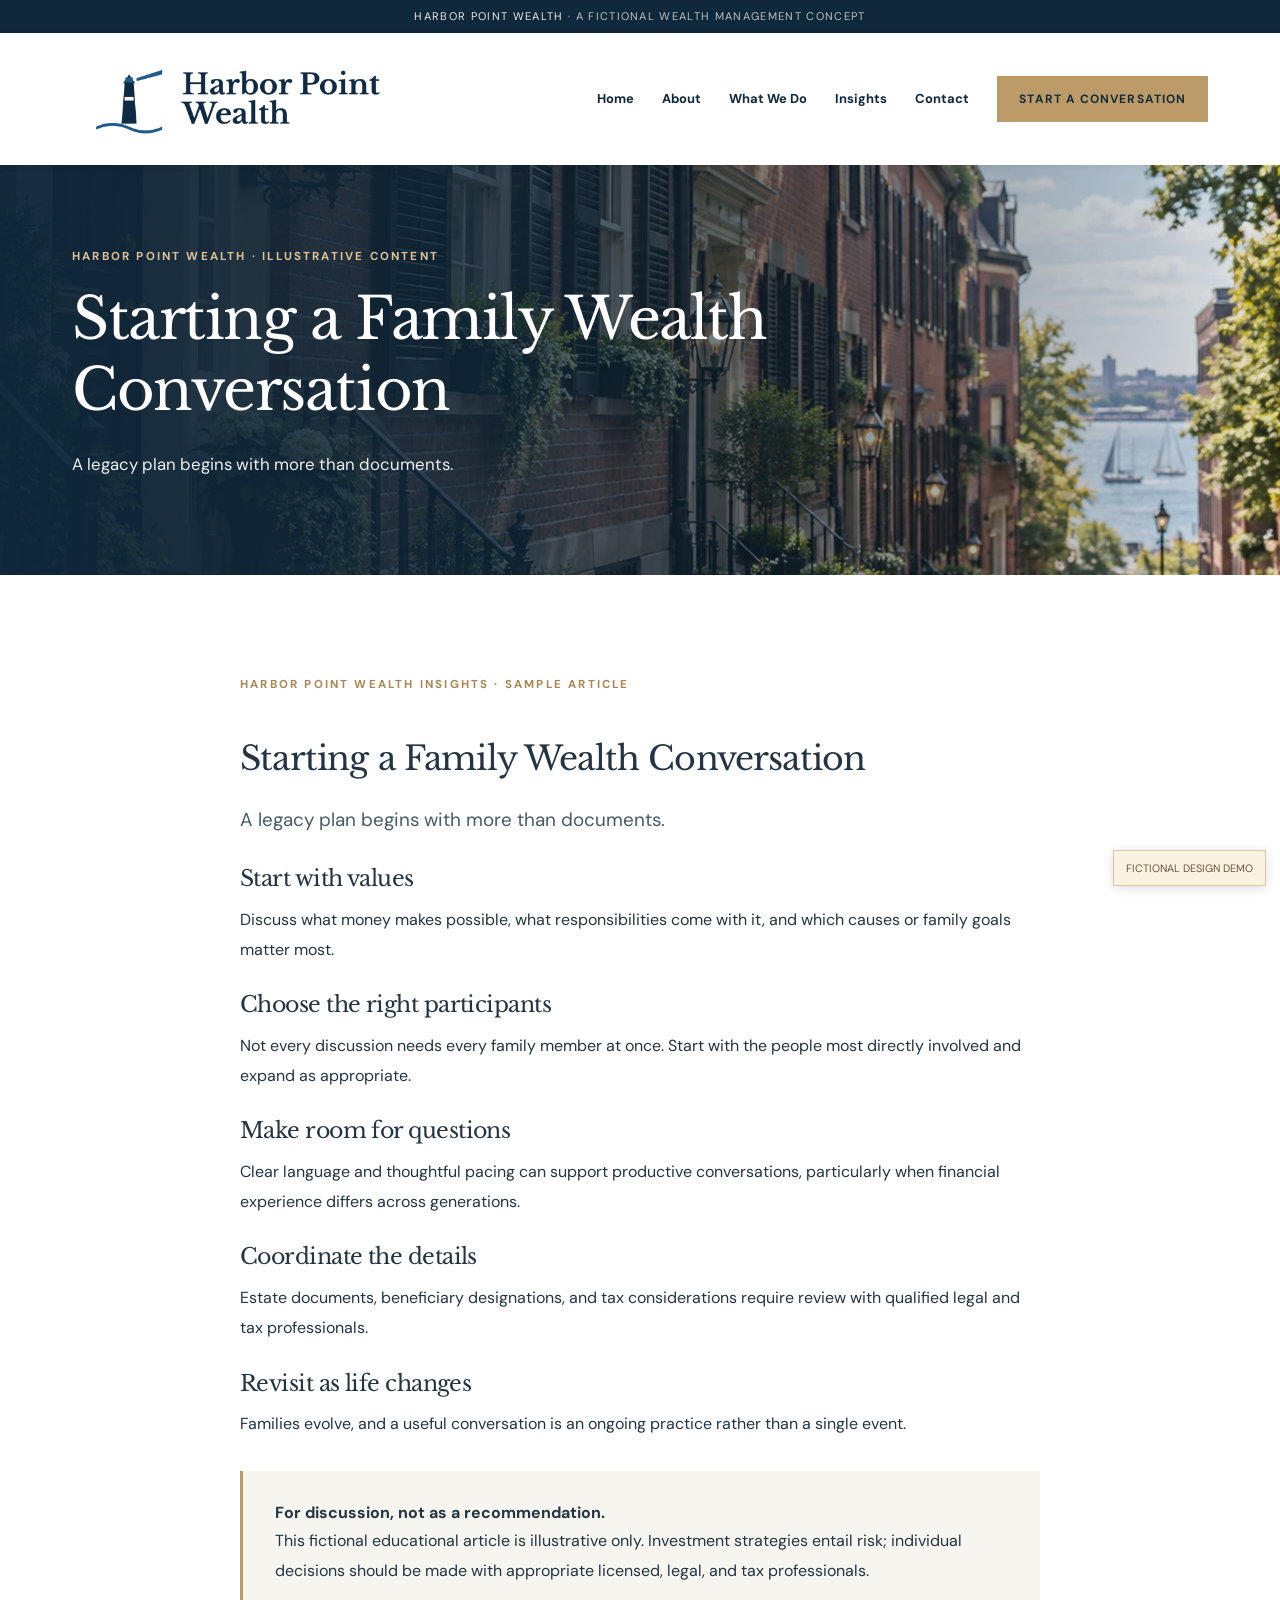
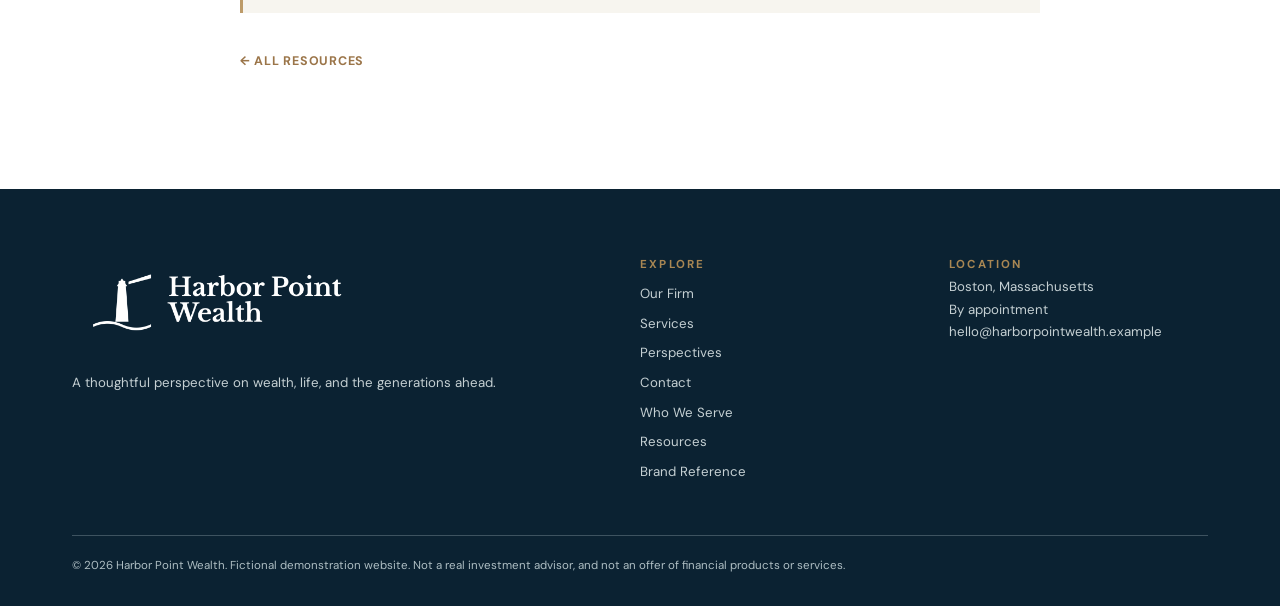
<file: family-legacy.html>
<!doctype html><html lang="en"><head><meta charset="utf-8"><meta name="viewport" content="width=device-width,initial-scale=1"><meta name="description" content="Fictional Harbor Point Wealth demonstration: A legacy plan begins with more than documents."><title>Starting a Family Wealth Conversation | Harbor Point Wealth</title><link rel="stylesheet" href="assets/style.css"></head><body><div class="topline">HARBOR POINT WEALTH <span>· A FICTIONAL WEALTH MANAGEMENT CONCEPT</span></div><header><div class="nav"><a aria-label="Harbor Point Wealth home" class="brand brand-image" href="index.html"><img alt="Harbor Point Wealth" class="brand-logo" src="assets/harbor-point-wealth-logo.png"/></a><button aria-expanded="false" aria-label="Toggle navigation" class="menu-btn">☰</button><nav><a class="" href="index.html">Home</a><a class="" href="about.html">About</a><a class="" href="services.html">What We Do</a><a class="" href="insights.html">Insights</a><a class="" href="contact.html">Contact</a><a class="nav-cta" href="contact.html">Start a Conversation</a></nav></div></header><section class="hero hero-short"><img class="hero-bg" src="assets/beacon-hill.webp" alt="New England harbor scenery"><div class="container hero-inner"><span class="eyebrow">Harbor Point Wealth · Illustrative Content</span><h1>Starting a Family Wealth Conversation</h1><p>A legacy plan begins with more than documents.</p></div></section><section class="section"><div class="container"><article class="article-body"><span class="eyebrow">Harbor Point Wealth Insights · Sample Article</span><h2>Starting a Family Wealth Conversation</h2><p class="lead">A legacy plan begins with more than documents.</p><h3>Start with values</h3><p>Discuss what money makes possible, what responsibilities come with it, and which causes or family goals matter most.</p><h3>Choose the right participants</h3><p>Not every discussion needs every family member at once. Start with the people most directly involved and expand as appropriate.</p><h3>Make room for questions</h3><p>Clear language and thoughtful pacing can support productive conversations, particularly when financial experience differs across generations.</p><h3>Coordinate the details</h3><p>Estate documents, beneficiary designations, and tax considerations require review with qualified legal and tax professionals.</p><h3>Revisit as life changes</h3><p>Families evolve, and a useful conversation is an ongoing practice rather than a single event.</p><div class="content-panel"><strong>For discussion, not as a recommendation.</strong><p>This fictional educational article is illustrative only. Investment strategies entail risk; individual decisions should be made with appropriate licensed, legal, and tax professionals.</p></div><p><a class="link" href="resources.html">← All Resources</a></p></article></div></section><footer><div class="container"><div class="footgrid"><div><a aria-label="Harbor Point Wealth home" class="brand brand-image footer-brand" href="index.html"><span class="footer-logo-wrap"><img alt="Harbor Point Wealth" class="brand-logo" src="assets/harbor-point-wealth-logo-white.png"/></span></a><p class="spaced">A thoughtful perspective on wealth, life, and the generations ahead.</p></div><div><span class="eyebrow">Explore</span><a href="about.html">Our Firm</a><a href="services.html">Services</a><a href="insights.html">Perspectives</a><a href="contact.html">Contact</a><a href="clients.html">Who We Serve</a><a href="resources.html">Resources</a><a href="brand-guide.html">Brand Reference</a></div><div><span class="eyebrow">Location</span><p>Boston, Massachusetts<br/>By appointment<br/>hello@harborpointwealth.example</p></div></div><div class="copyright">© 2026 Harbor Point Wealth. Fictional demonstration website. Not a real investment advisor, and not an offer of financial products or services.</div></div></footer><div class="demo-label">FICTIONAL DESIGN DEMO</div><script src="assets/site.js"></script></body></html>
</file>
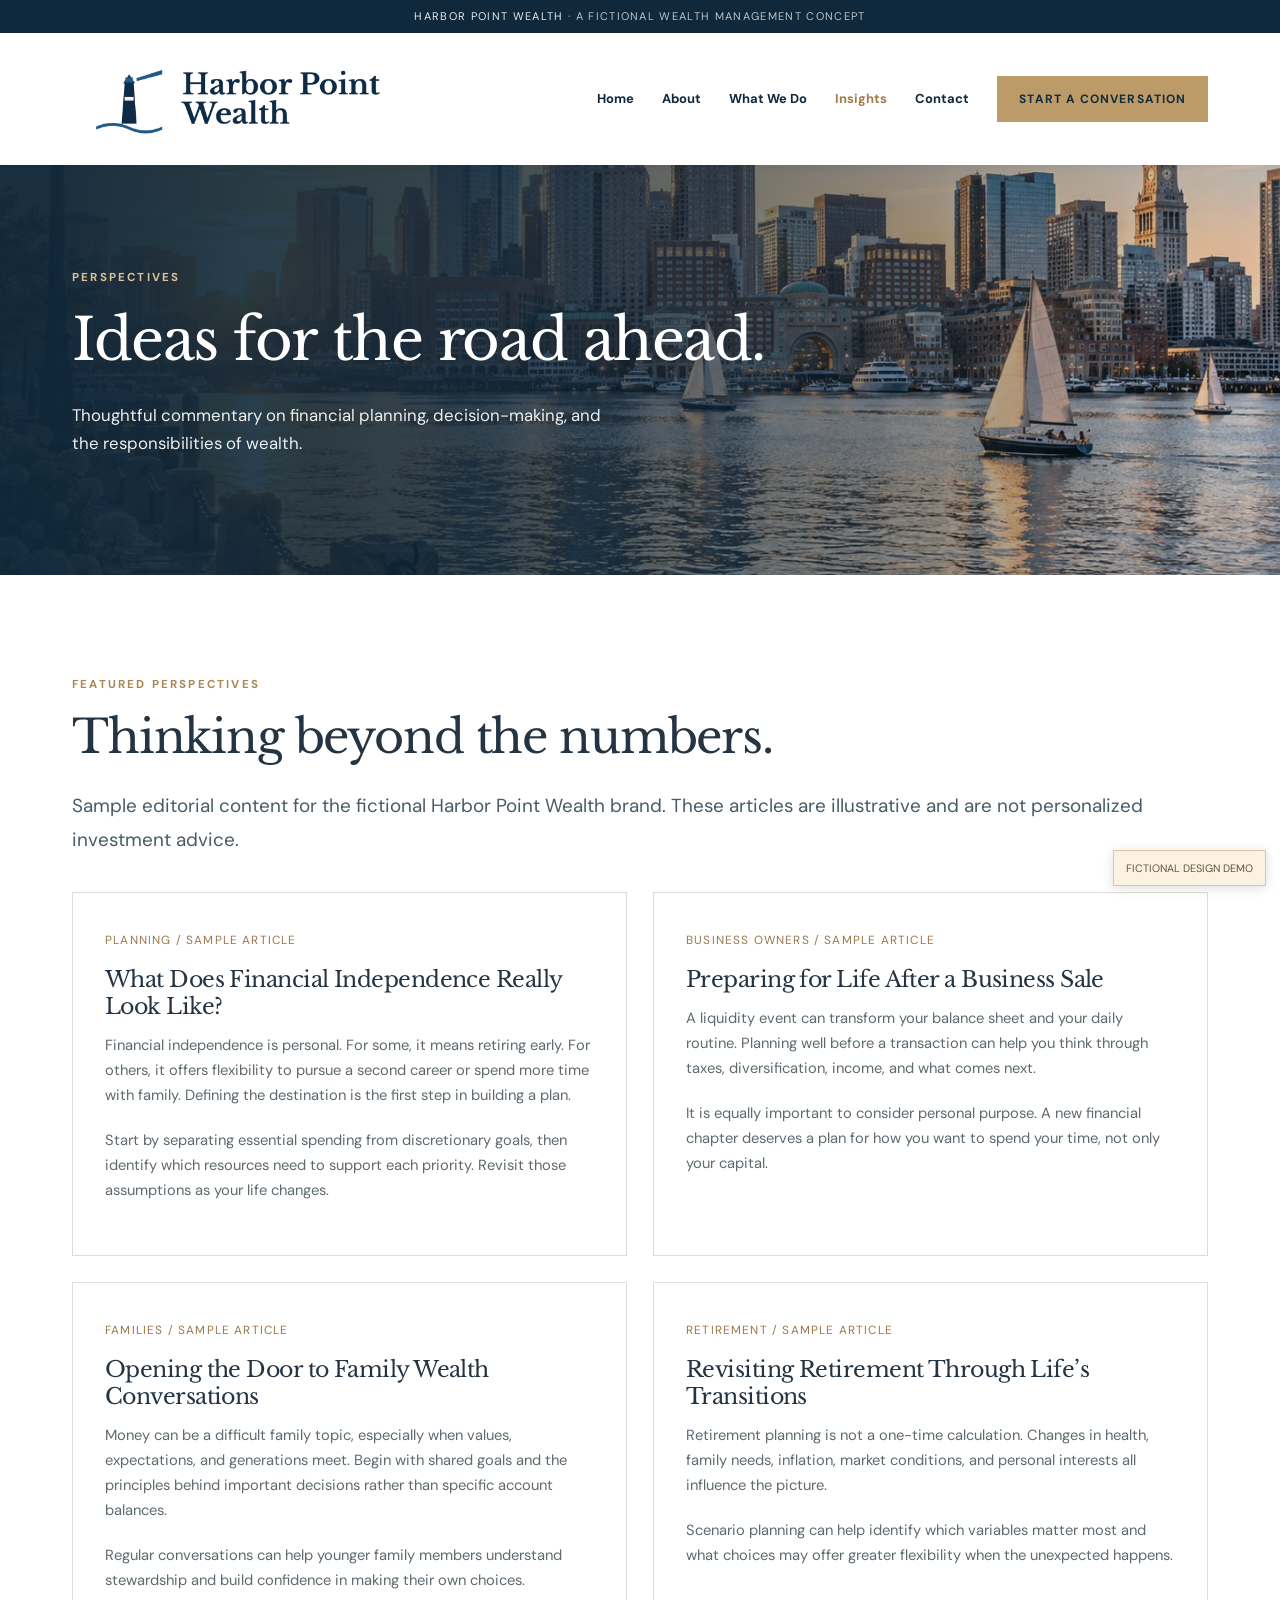
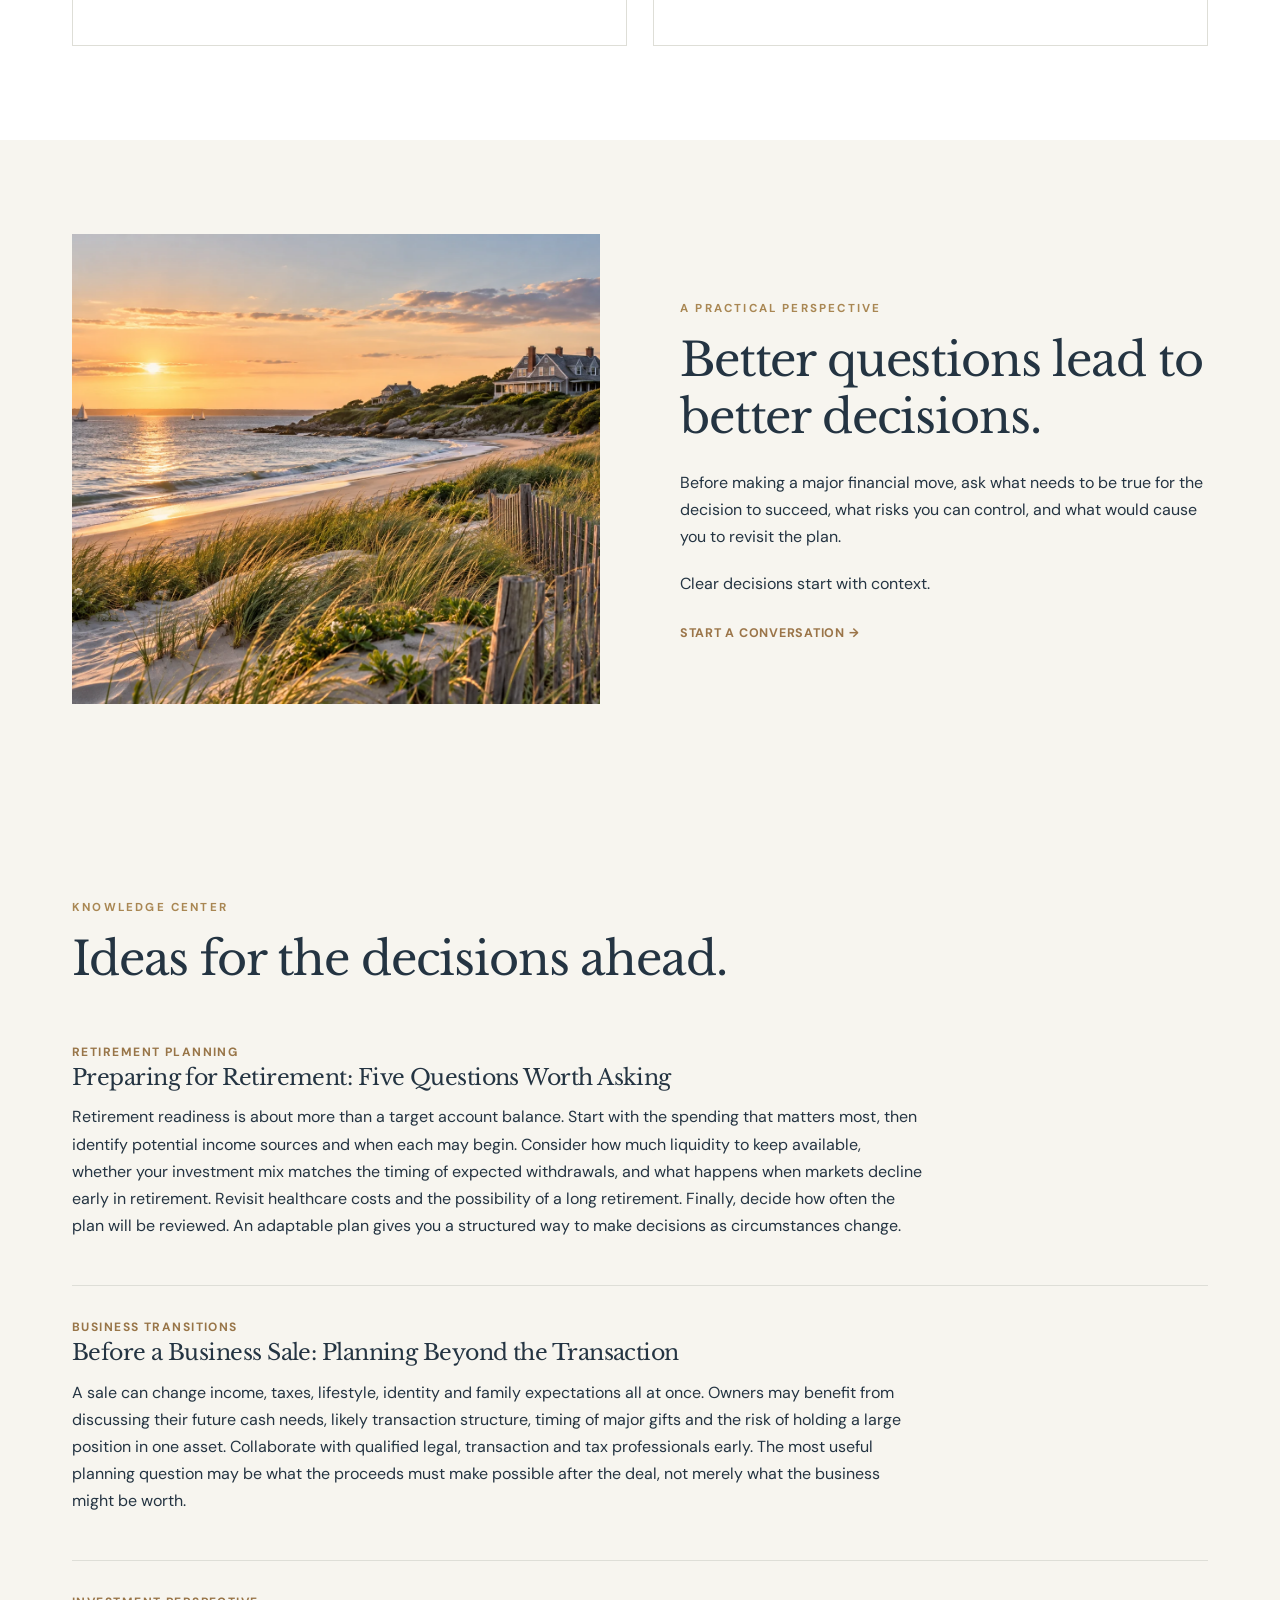
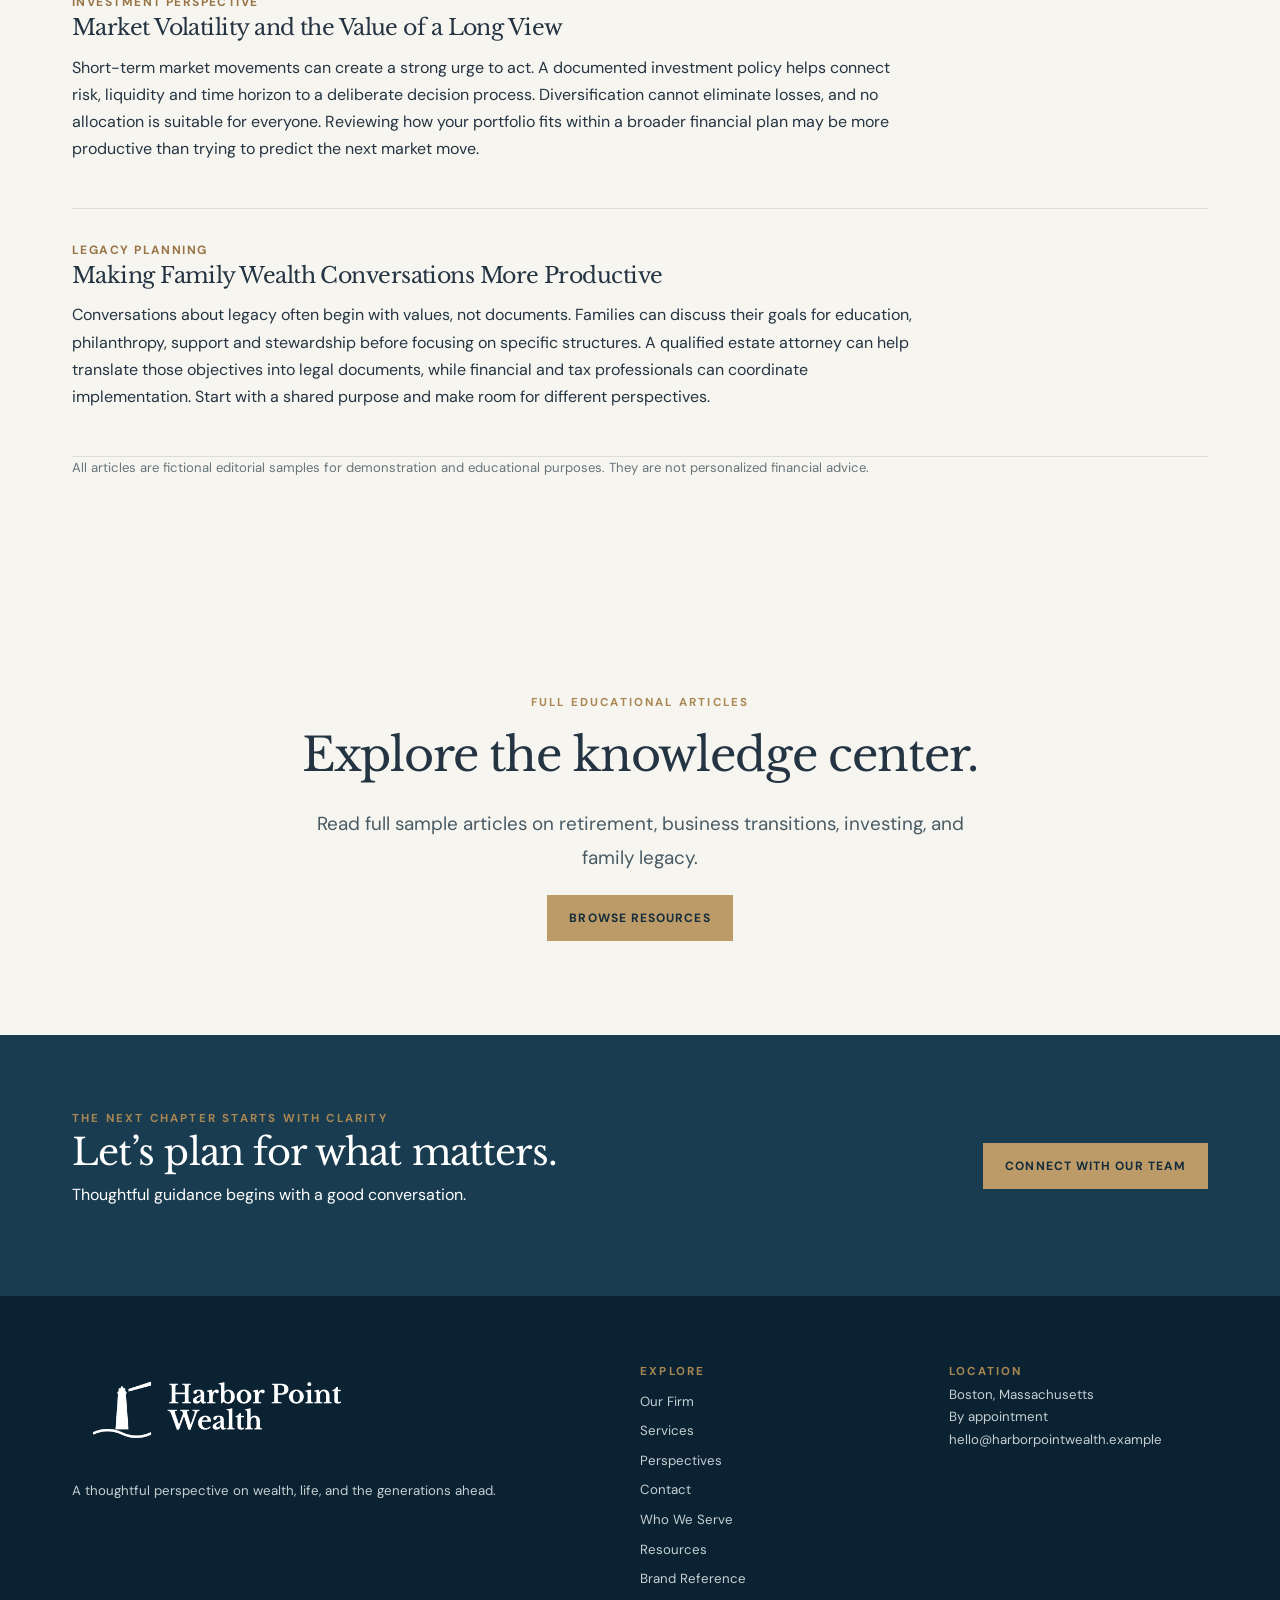
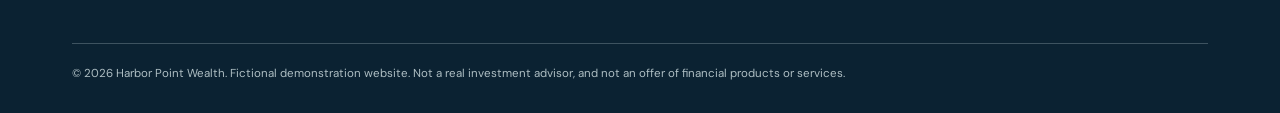
<file: insights.html>
<!DOCTYPE html>

<html lang="en"><head><meta charset="utf-8"/><meta content="width=device-width,initial-scale=1" name="viewport"/><meta content="Harbor Point Wealth is a fictional Boston wealth management firm created as a website concept." name="description"/><title>Insights | Harbor Point Wealth</title><link href="assets/style.css" rel="stylesheet"/><script type="application/ld+json">{"@context": "https://schema.org", "@type": "Organization", "name": "Harbor Point Wealth", "description": "Fictional Boston-based boutique wealth management firm used for design and marketing demonstrations.", "areaServed": "New England", "address": {"@type": "PostalAddress", "addressLocality": "Boston", "addressRegion": "MA", "addressCountry": "US"}, "knowsAbout": ["Financial planning", "Investment management", "Retirement planning", "Business transition planning", "Legacy planning"]}</script></head><body><div class="topline">HARBOR POINT WEALTH <span>· A FICTIONAL WEALTH MANAGEMENT CONCEPT</span></div><header><div class="nav"><a aria-label="Harbor Point Wealth home" class="brand brand-image" href="index.html"><img alt="Harbor Point Wealth" class="brand-logo" src="assets/harbor-point-wealth-logo.png"/></a><button aria-expanded="false" aria-label="Toggle navigation" class="menu-btn">☰</button><nav><a class="" href="index.html">Home</a><a class="" href="about.html">About</a><a class="" href="services.html">What We Do</a><a class="active" href="insights.html">Insights</a><a class="" href="contact.html">Contact</a><a class="nav-cta" href="contact.html">Start a Conversation</a></nav></div></header><section class="hero hero-short"><img alt="New England scenery" class="hero-bg" src="assets/boston-harbor.webp"/><div class="container hero-inner"><span class="eyebrow">Perspectives</span><h1>Ideas for the road ahead.</h1><p>Thoughtful commentary on financial planning, decision-making, and the responsibilities of wealth.</p></div></section><section class="section"><div class="container"><span class="eyebrow">Featured Perspectives</span><h2>Thinking beyond the numbers.</h2><p class="lead">Sample editorial content for the fictional Harbor Point Wealth brand. These articles are illustrative and are not personalized investment advice.</p><div class="article-grid"><article class="article"><time>Planning / Sample article</time><h3>What Does Financial Independence Really Look Like?</h3><p>Financial independence is personal. For some, it means retiring early. For others, it offers flexibility to pursue a second career or spend more time with family. Defining the destination is the first step in building a plan.</p><p>Start by separating essential spending from discretionary goals, then identify which resources need to support each priority. Revisit those assumptions as your life changes.</p></article><article class="article"><time>Business Owners / Sample article</time><h3>Preparing for Life After a Business Sale</h3><p>A liquidity event can transform your balance sheet and your daily routine. Planning well before a transaction can help you think through taxes, diversification, income, and what comes next.</p><p>It is equally important to consider personal purpose. A new financial chapter deserves a plan for how you want to spend your time, not only your capital.</p></article><article class="article"><time>Families / Sample article</time><h3>Opening the Door to Family Wealth Conversations</h3><p>Money can be a difficult family topic, especially when values, expectations, and generations meet. Begin with shared goals and the principles behind important decisions rather than specific account balances.</p><p>Regular conversations can help younger family members understand stewardship and build confidence in making their own choices.</p></article><article class="article"><time>Retirement / Sample article</time><h3>Revisiting Retirement Through Life’s Transitions</h3><p>Retirement planning is not a one-time calculation. Changes in health, family needs, inflation, market conditions, and personal interests all influence the picture.</p><p>Scenario planning can help identify which variables matter most and what choices may offer greater flexibility when the unexpected happens.</p></article></div></div></section><section class="section cream"><div class="container"><div class="split"><img alt="Quiet coastal horizon" src="assets/coastal-sunset.webp"/><div><span class="eyebrow">A Practical Perspective</span><h2>Better questions lead to better decisions.</h2><p>Before making a major financial move, ask what needs to be true for the decision to succeed, what risks you can control, and what would cause you to revisit the plan.</p><p>Clear decisions start with context.</p><a class="link" href="contact.html">Start a Conversation →</a></div></div></div></section><section class="section cream"><div class="container"><span class="eyebrow">Knowledge Center</span><h2>Ideas for the decisions ahead.</h2><div class="info-block"><span class="kicker">Retirement planning</span><h3>Preparing for Retirement: Five Questions Worth Asking</h3><p>Retirement readiness is about more than a target account balance. Start with the spending that matters most, then identify potential income sources and when each may begin. Consider how much liquidity to keep available, whether your investment mix matches the timing of expected withdrawals, and what happens when markets decline early in retirement. Revisit healthcare costs and the possibility of a long retirement. Finally, decide how often the plan will be reviewed. An adaptable plan gives you a structured way to make decisions as circumstances change.</p></div><div class="info-block"><span class="kicker">Business transitions</span><h3>Before a Business Sale: Planning Beyond the Transaction</h3><p>A sale can change income, taxes, lifestyle, identity and family expectations all at once. Owners may benefit from discussing their future cash needs, likely transaction structure, timing of major gifts and the risk of holding a large position in one asset. Collaborate with qualified legal, transaction and tax professionals early. The most useful planning question may be what the proceeds must make possible after the deal, not merely what the business might be worth.</p></div><div class="info-block"><span class="kicker">Investment perspective</span><h3>Market Volatility and the Value of a Long View</h3><p>Short-term market movements can create a strong urge to act. A documented investment policy helps connect risk, liquidity and time horizon to a deliberate decision process. Diversification cannot eliminate losses, and no allocation is suitable for everyone. Reviewing how your portfolio fits within a broader financial plan may be more productive than trying to predict the next market move.</p></div><div class="info-block"><span class="kicker">Legacy planning</span><h3>Making Family Wealth Conversations More Productive</h3><p>Conversations about legacy often begin with values, not documents. Families can discuss their goals for education, philanthropy, support and stewardship before focusing on specific structures. A qualified estate attorney can help translate those objectives into legal documents, while financial and tax professionals can coordinate implementation. Start with a shared purpose and make room for different perspectives.</p></div><p class="site-note">All articles are fictional editorial samples for demonstration and educational purposes. They are not personalized financial advice.</p></div></section><section class="section cream"><div class="container center"><span class="eyebrow">Full Educational Articles</span><h2>Explore the knowledge center.</h2><p class="lead">Read full sample articles on retirement, business transitions, investing, and family legacy.</p><a class="button" href="resources.html">Browse Resources</a></div></section><section class="cta-strip"><div class="container cta-flex"><div><span class="eyebrow">The next chapter starts with clarity</span><h2>Let’s plan for what matters.</h2><p>Thoughtful guidance begins with a good conversation.</p></div><a class="button" href="contact.html">Connect With Our Team</a></div></section><footer><div class="container"><div class="footgrid"><div><a aria-label="Harbor Point Wealth home" class="brand brand-image footer-brand" href="index.html"><span class="footer-logo-wrap"><img alt="Harbor Point Wealth" class="brand-logo" src="assets/harbor-point-wealth-logo-white.png"/></span></a><p class="spaced">A thoughtful perspective on wealth, life, and the generations ahead.</p></div><div><span class="eyebrow">Explore</span><a href="about.html">Our Firm</a><a href="services.html">Services</a><a href="insights.html">Perspectives</a><a href="contact.html">Contact</a><a href="clients.html">Who We Serve</a><a href="resources.html">Resources</a><a href="brand-guide.html">Brand Reference</a></div><div><span class="eyebrow">Location</span><p>Boston, Massachusetts<br/>By appointment<br/>hello@harborpointwealth.example</p></div></div><div class="copyright">© 2026 Harbor Point Wealth. Fictional demonstration website. Not a real investment advisor, and not an offer of financial products or services.</div></div></footer><div class="demo-label">FICTIONAL DESIGN DEMO</div><script src="assets/site.js"></script></body></html>
</file>
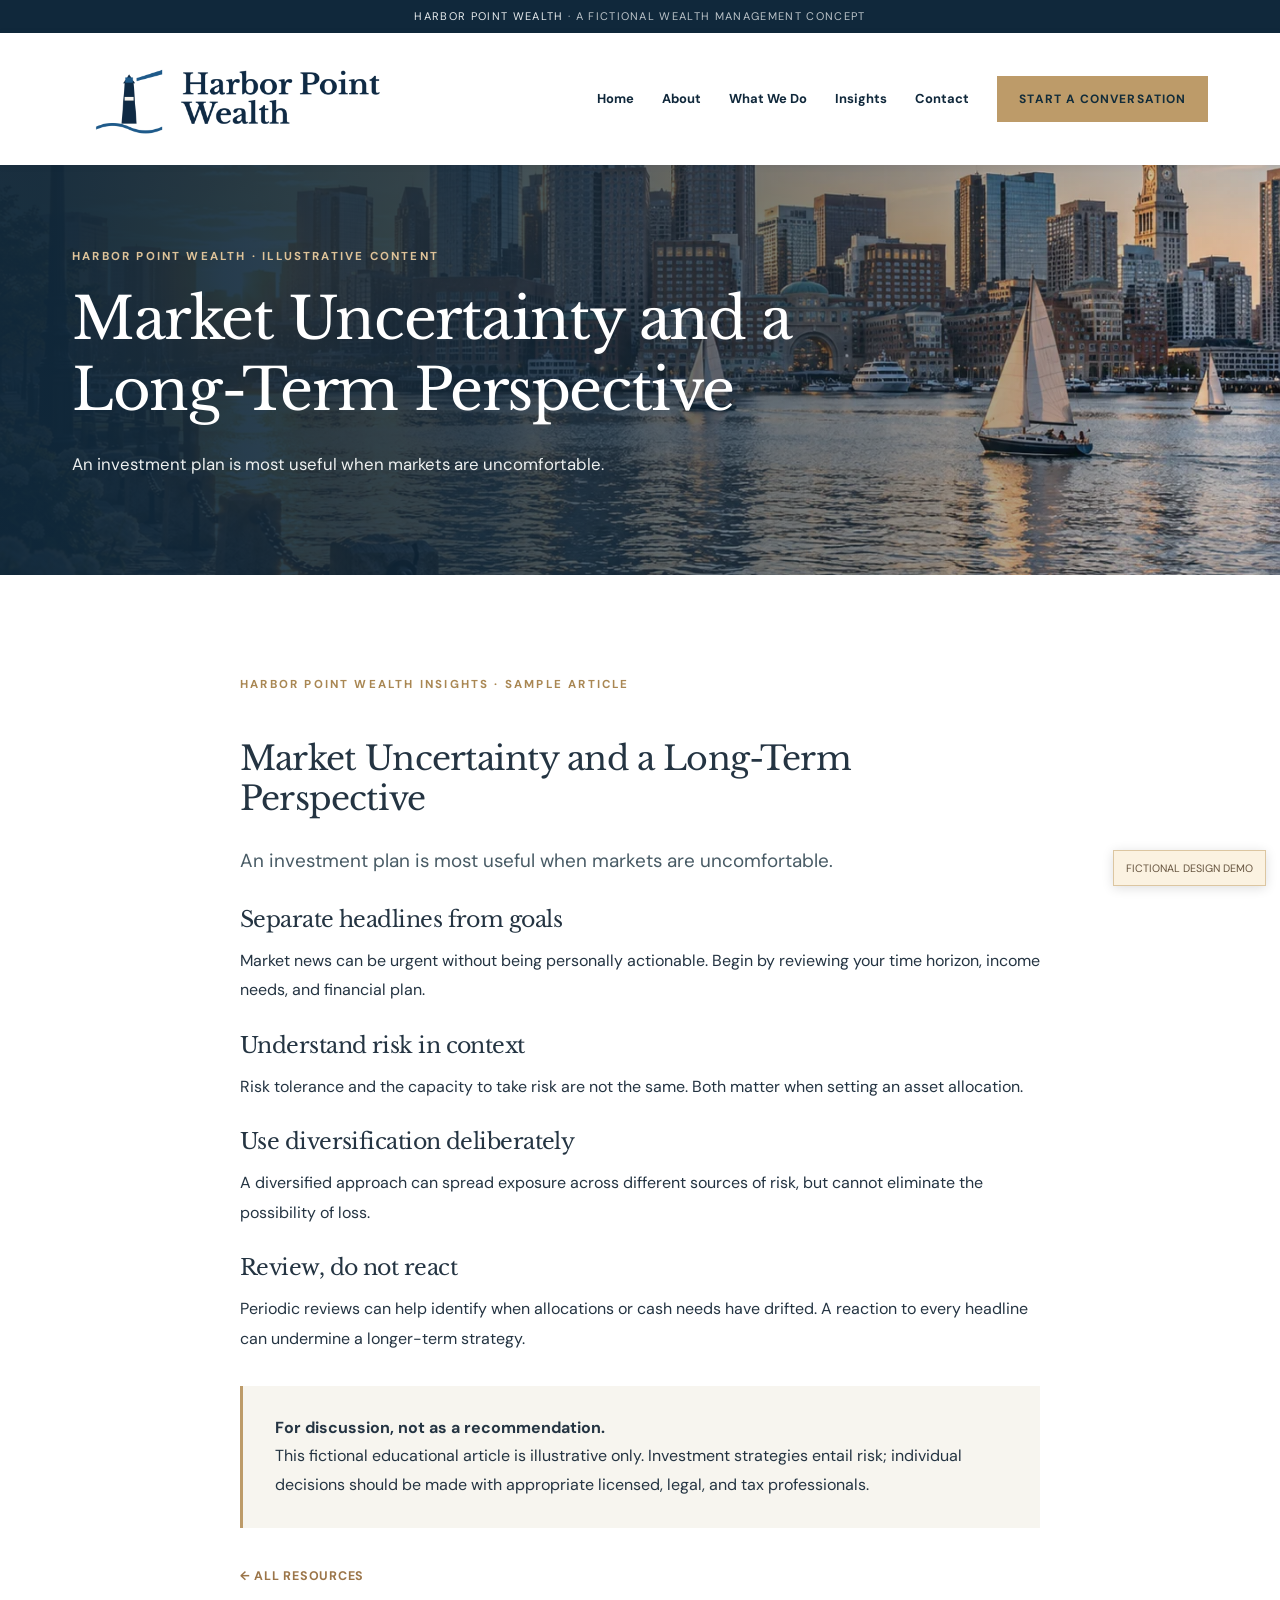
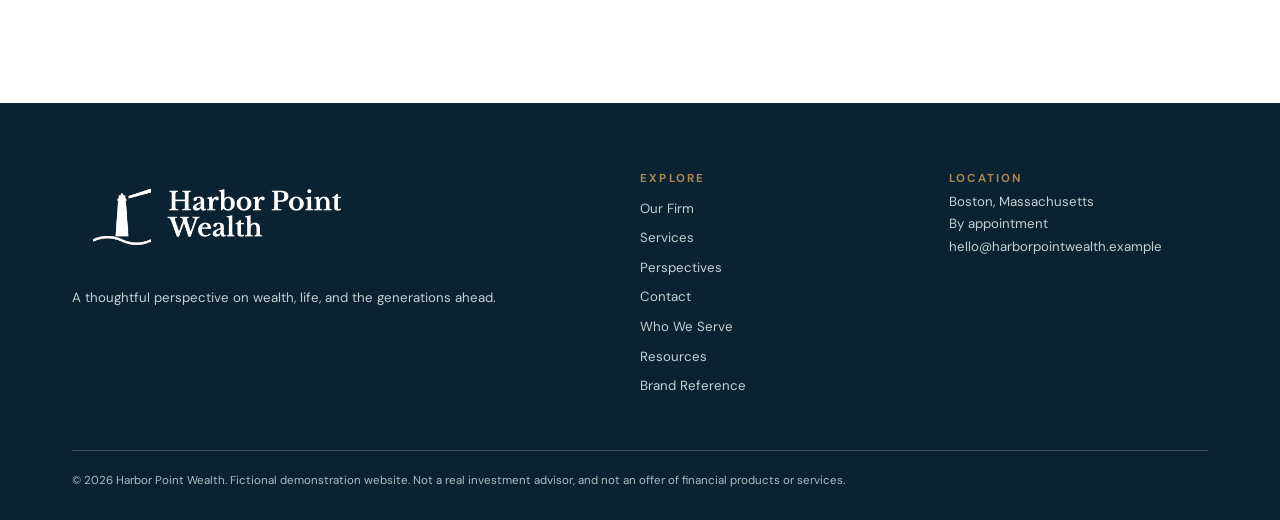
<file: market-perspective.html>
<!doctype html><html lang="en"><head><meta charset="utf-8"><meta name="viewport" content="width=device-width,initial-scale=1"><meta name="description" content="Fictional Harbor Point Wealth demonstration: An investment plan is most useful when markets are uncomfortable."><title>Market Uncertainty and a Long-Term Perspective | Harbor Point Wealth</title><link rel="stylesheet" href="assets/style.css"></head><body><div class="topline">HARBOR POINT WEALTH <span>· A FICTIONAL WEALTH MANAGEMENT CONCEPT</span></div><header><div class="nav"><a aria-label="Harbor Point Wealth home" class="brand brand-image" href="index.html"><img alt="Harbor Point Wealth" class="brand-logo" src="assets/harbor-point-wealth-logo.png"/></a><button aria-expanded="false" aria-label="Toggle navigation" class="menu-btn">☰</button><nav><a class="" href="index.html">Home</a><a class="" href="about.html">About</a><a class="" href="services.html">What We Do</a><a class="" href="insights.html">Insights</a><a class="" href="contact.html">Contact</a><a class="nav-cta" href="contact.html">Start a Conversation</a></nav></div></header><section class="hero hero-short"><img class="hero-bg" src="assets/boston-harbor.webp" alt="New England harbor scenery"><div class="container hero-inner"><span class="eyebrow">Harbor Point Wealth · Illustrative Content</span><h1>Market Uncertainty and a Long-Term Perspective</h1><p>An investment plan is most useful when markets are uncomfortable.</p></div></section><section class="section"><div class="container"><article class="article-body"><span class="eyebrow">Harbor Point Wealth Insights · Sample Article</span><h2>Market Uncertainty and a Long-Term Perspective</h2><p class="lead">An investment plan is most useful when markets are uncomfortable.</p><h3>Separate headlines from goals</h3><p>Market news can be urgent without being personally actionable. Begin by reviewing your time horizon, income needs, and financial plan.</p><h3>Understand risk in context</h3><p>Risk tolerance and the capacity to take risk are not the same. Both matter when setting an asset allocation.</p><h3>Use diversification deliberately</h3><p>A diversified approach can spread exposure across different sources of risk, but cannot eliminate the possibility of loss.</p><h3>Review, do not react</h3><p>Periodic reviews can help identify when allocations or cash needs have drifted. A reaction to every headline can undermine a longer-term strategy.</p><div class="content-panel"><strong>For discussion, not as a recommendation.</strong><p>This fictional educational article is illustrative only. Investment strategies entail risk; individual decisions should be made with appropriate licensed, legal, and tax professionals.</p></div><p><a class="link" href="resources.html">← All Resources</a></p></article></div></section><footer><div class="container"><div class="footgrid"><div><a aria-label="Harbor Point Wealth home" class="brand brand-image footer-brand" href="index.html"><span class="footer-logo-wrap"><img alt="Harbor Point Wealth" class="brand-logo" src="assets/harbor-point-wealth-logo-white.png"/></span></a><p class="spaced">A thoughtful perspective on wealth, life, and the generations ahead.</p></div><div><span class="eyebrow">Explore</span><a href="about.html">Our Firm</a><a href="services.html">Services</a><a href="insights.html">Perspectives</a><a href="contact.html">Contact</a><a href="clients.html">Who We Serve</a><a href="resources.html">Resources</a><a href="brand-guide.html">Brand Reference</a></div><div><span class="eyebrow">Location</span><p>Boston, Massachusetts<br/>By appointment<br/>hello@harborpointwealth.example</p></div></div><div class="copyright">© 2026 Harbor Point Wealth. Fictional demonstration website. Not a real investment advisor, and not an offer of financial products or services.</div></div></footer><div class="demo-label">FICTIONAL DESIGN DEMO</div><script src="assets/site.js"></script></body></html>
</file>
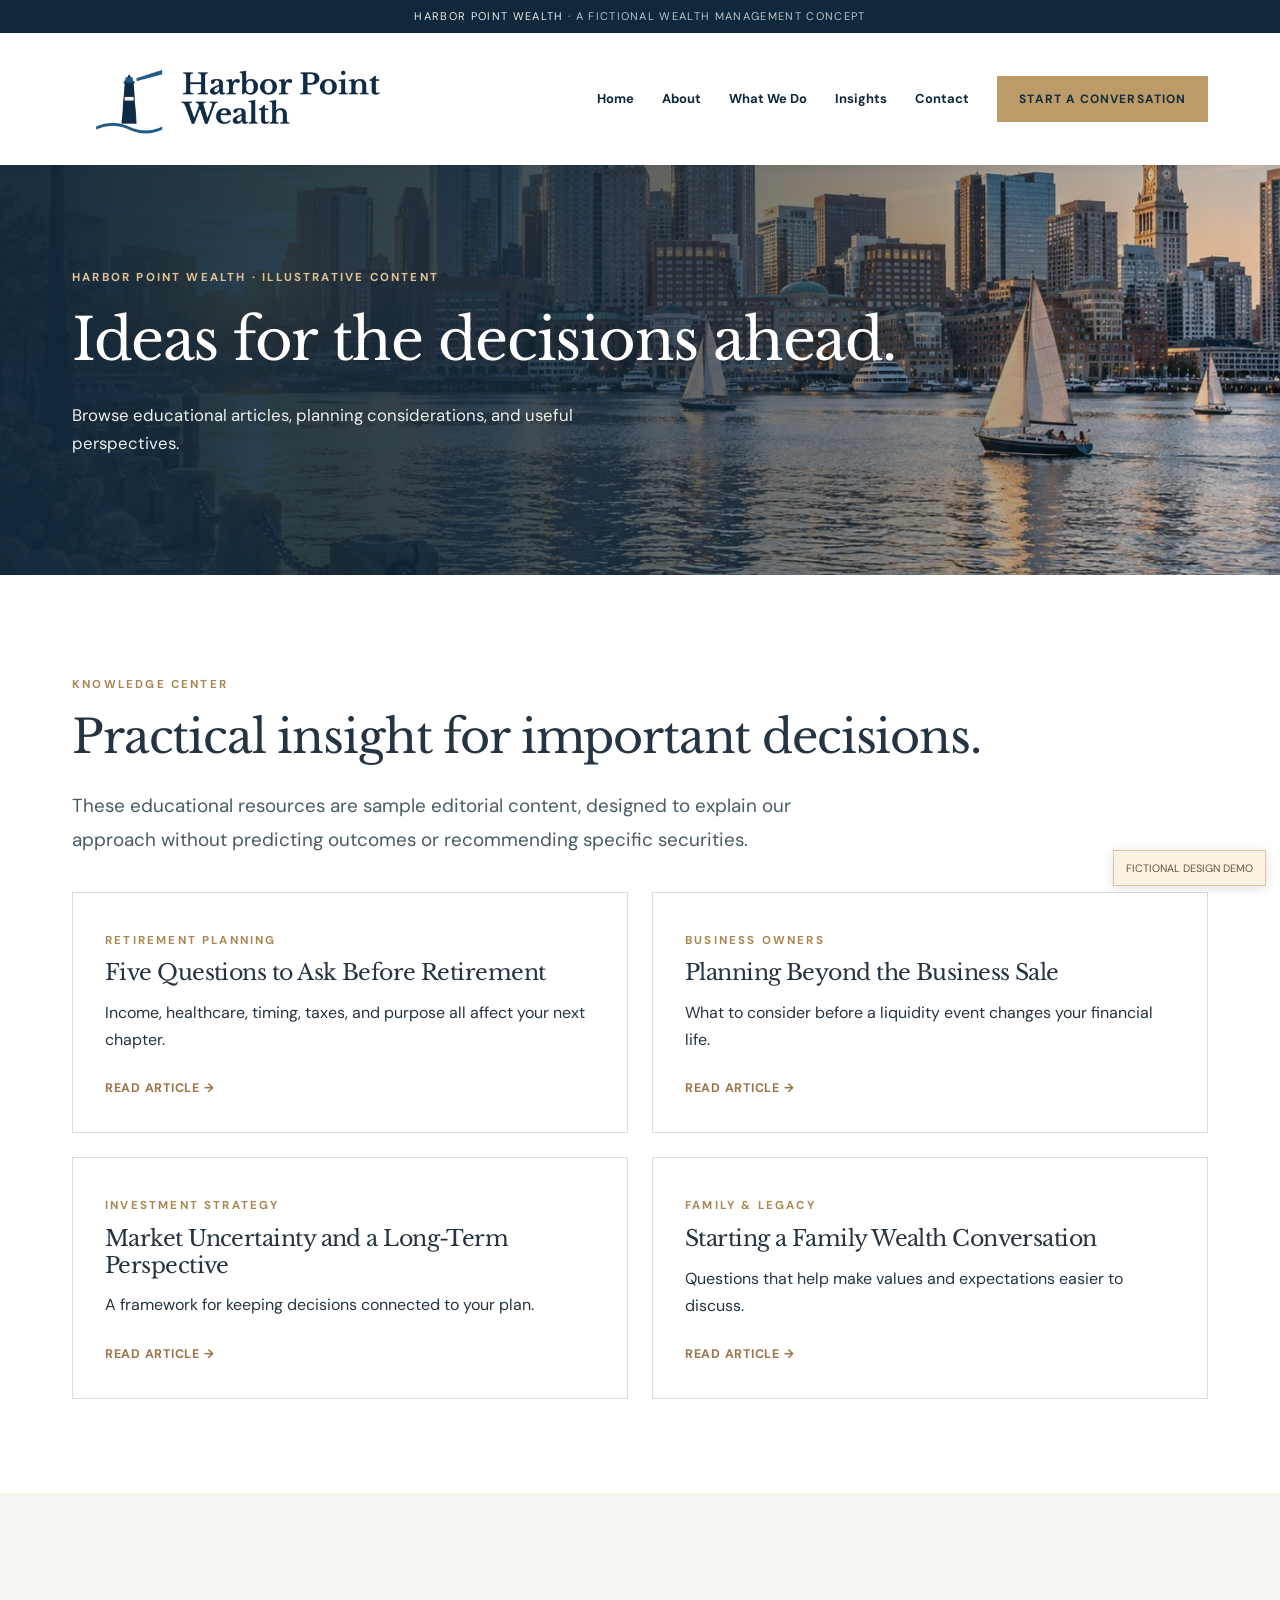
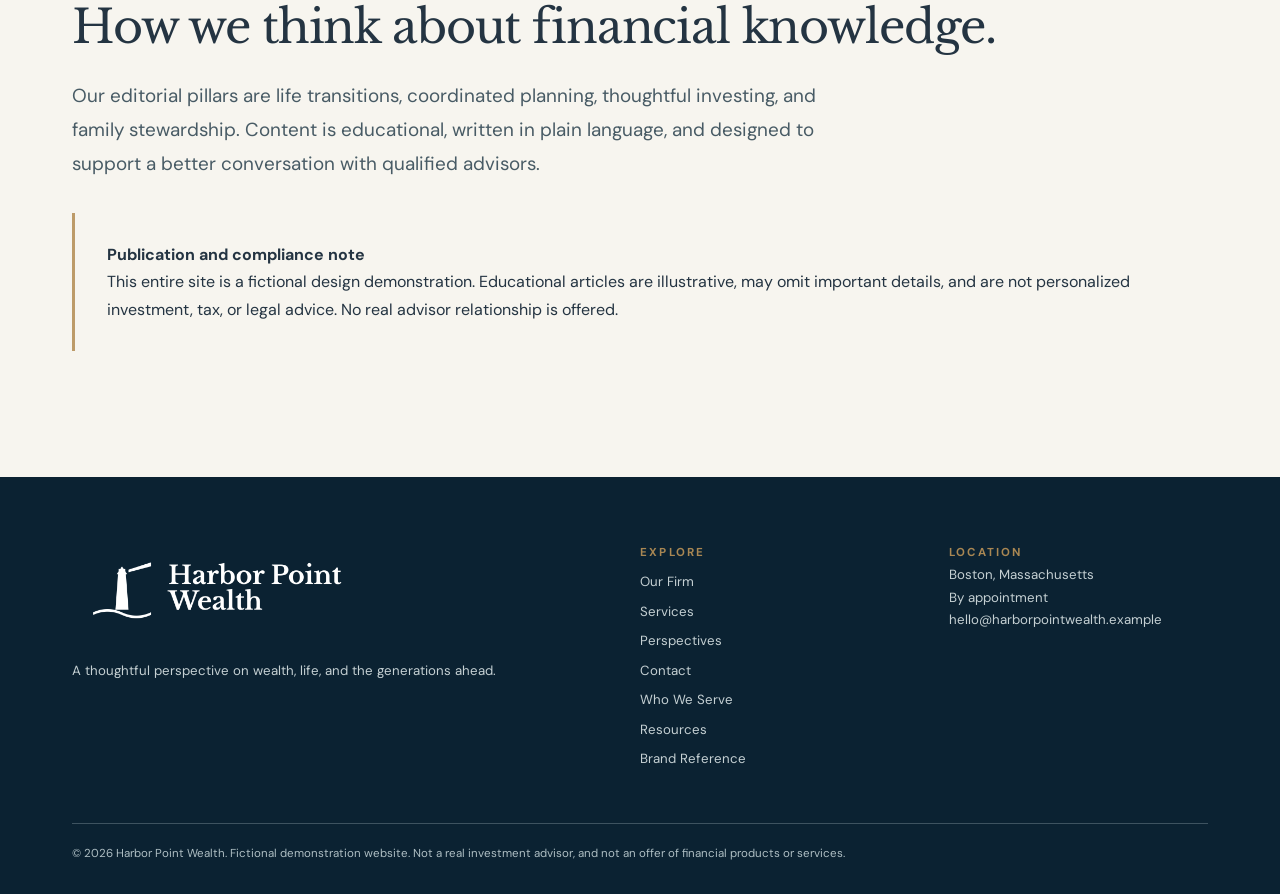
<file: resources.html>
<!doctype html><html lang="en"><head><meta charset="utf-8"><meta name="viewport" content="width=device-width,initial-scale=1"><meta name="description" content="Fictional Harbor Point Wealth demonstration: Browse educational articles, planning considerations, and useful perspectives."><title>Resources | Harbor Point Wealth</title><link rel="stylesheet" href="assets/style.css"></head><body><div class="topline">HARBOR POINT WEALTH <span>· A FICTIONAL WEALTH MANAGEMENT CONCEPT</span></div><header><div class="nav"><a aria-label="Harbor Point Wealth home" class="brand brand-image" href="index.html"><img alt="Harbor Point Wealth" class="brand-logo" src="assets/harbor-point-wealth-logo.png"/></a><button aria-expanded="false" aria-label="Toggle navigation" class="menu-btn">☰</button><nav><a class="" href="index.html">Home</a><a class="" href="about.html">About</a><a class="" href="services.html">What We Do</a><a class="" href="insights.html">Insights</a><a class="" href="contact.html">Contact</a><a class="nav-cta" href="contact.html">Start a Conversation</a></nav></div></header><section class="hero hero-short"><img class="hero-bg" src="assets/boston-harbor.webp" alt="New England harbor scenery"><div class="container hero-inner"><span class="eyebrow">Harbor Point Wealth · Illustrative Content</span><h1>Ideas for the decisions ahead.</h1><p>Browse educational articles, planning considerations, and useful perspectives.</p></div></section><section class="section"><div class="container"><span class="eyebrow">Knowledge Center</span><h2>Practical insight for important decisions.</h2><p class="lead content-intro">These educational resources are sample editorial content, designed to explain our approach without predicting outcomes or recommending specific securities.</p><div class="resource-grid"><a class="resource-item article-card-link" href="retirement-planning.html"><span class="eyebrow">Retirement Planning</span><h3>Five Questions to Ask Before Retirement</h3><p>Income, healthcare, timing, taxes, and purpose all affect your next chapter.</p><span class="link">Read Article →</span></a><a class="resource-item article-card-link" href="business-transition.html"><span class="eyebrow">Business Owners</span><h3>Planning Beyond the Business Sale</h3><p>What to consider before a liquidity event changes your financial life.</p><span class="link">Read Article →</span></a><a class="resource-item article-card-link" href="market-perspective.html"><span class="eyebrow">Investment Strategy</span><h3>Market Uncertainty and a Long-Term Perspective</h3><p>A framework for keeping decisions connected to your plan.</p><span class="link">Read Article →</span></a><a class="resource-item article-card-link" href="family-legacy.html"><span class="eyebrow">Family & Legacy</span><h3>Starting a Family Wealth Conversation</h3><p>Questions that help make values and expectations easier to discuss.</p><span class="link">Read Article →</span></a></div></div></section><section class="section cream"><div class="container"><h2>How we think about financial knowledge.</h2><p class="lead content-intro">Our editorial pillars are life transitions, coordinated planning, thoughtful investing, and family stewardship. Content is educational, written in plain language, and designed to support a better conversation with qualified advisors.</p><div class="content-panel"><strong>Publication and compliance note</strong><p>This entire site is a fictional design demonstration. Educational articles are illustrative, may omit important details, and are not personalized investment, tax, or legal advice. No real advisor relationship is offered.</p></div></div></section><footer><div class="container"><div class="footgrid"><div><a aria-label="Harbor Point Wealth home" class="brand brand-image footer-brand" href="index.html"><span class="footer-logo-wrap"><img alt="Harbor Point Wealth" class="brand-logo" src="assets/harbor-point-wealth-logo-white.png"/></span></a><p class="spaced">A thoughtful perspective on wealth, life, and the generations ahead.</p></div><div><span class="eyebrow">Explore</span><a href="about.html">Our Firm</a><a href="services.html">Services</a><a href="insights.html">Perspectives</a><a href="contact.html">Contact</a><a href="clients.html">Who We Serve</a><a href="resources.html">Resources</a><a href="brand-guide.html">Brand Reference</a></div><div><span class="eyebrow">Location</span><p>Boston, Massachusetts<br/>By appointment<br/>hello@harborpointwealth.example</p></div></div><div class="copyright">© 2026 Harbor Point Wealth. Fictional demonstration website. Not a real investment advisor, and not an offer of financial products or services.</div></div></footer><div class="demo-label">FICTIONAL DESIGN DEMO</div><script src="assets/site.js"></script></body></html>
</file>
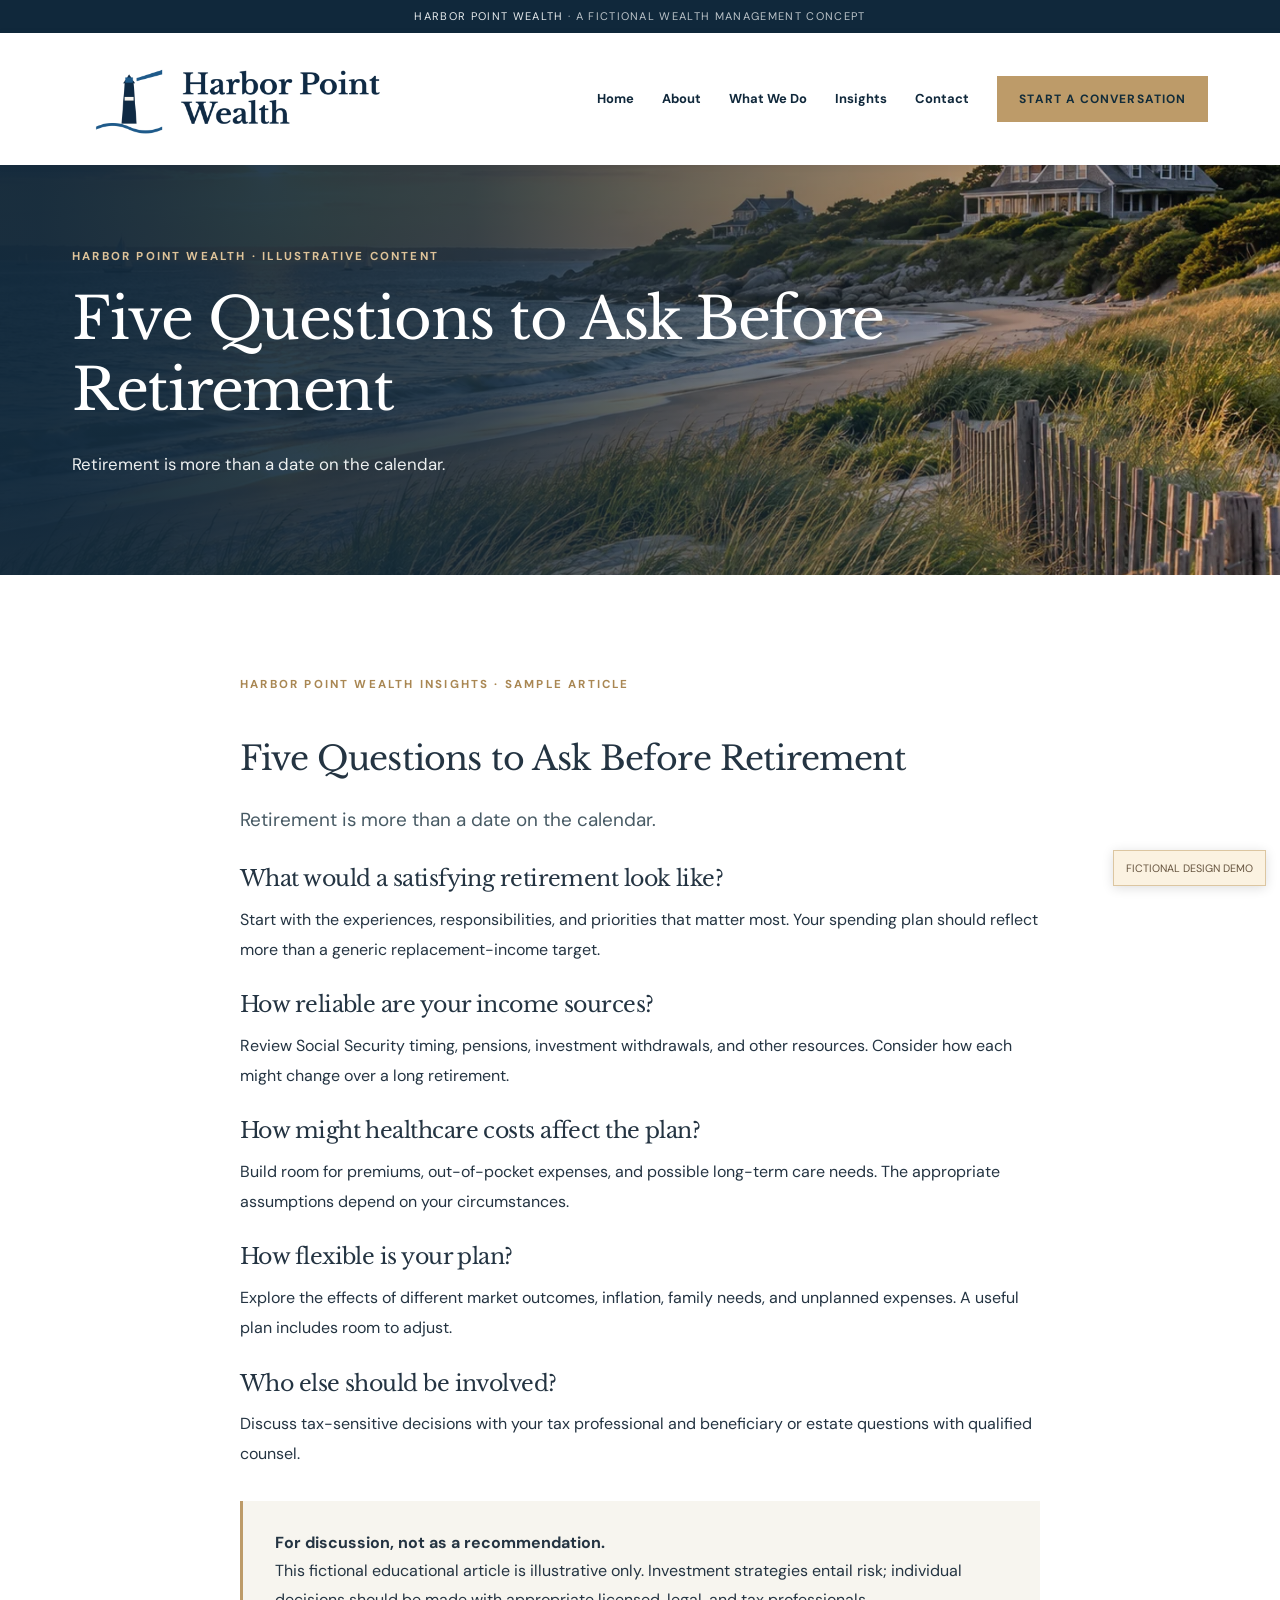
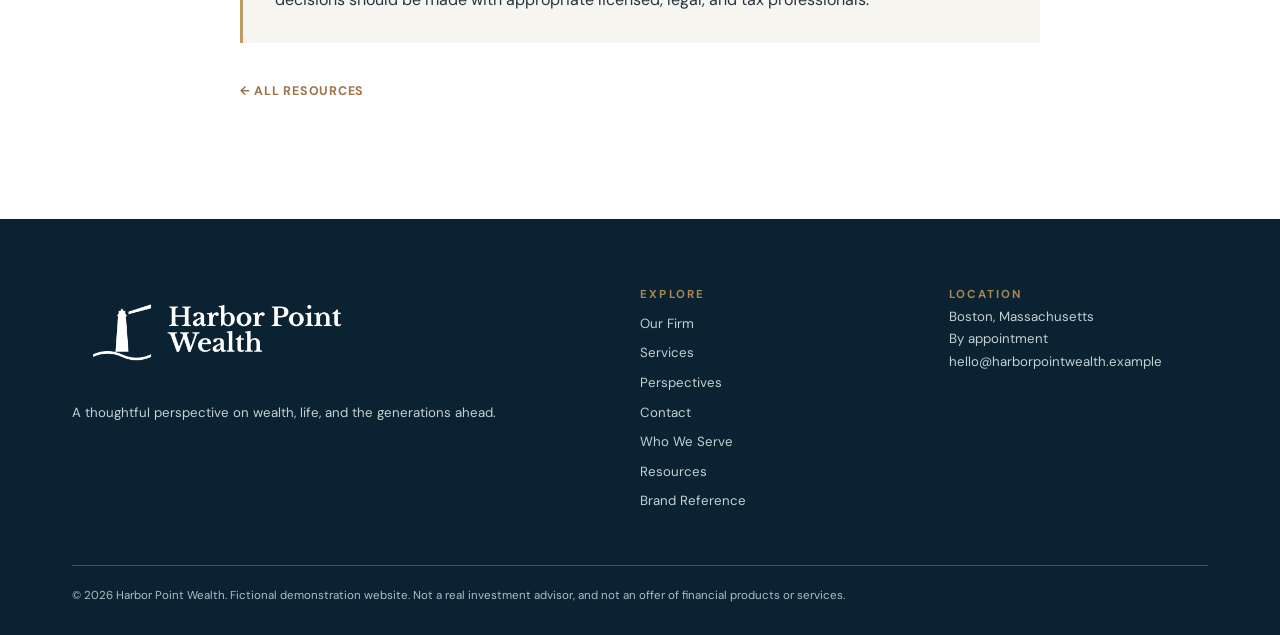
<file: retirement-planning.html>
<!doctype html><html lang="en"><head><meta charset="utf-8"><meta name="viewport" content="width=device-width,initial-scale=1"><meta name="description" content="Fictional Harbor Point Wealth demonstration: Retirement is more than a date on the calendar."><title>Five Questions to Ask Before Retirement | Harbor Point Wealth</title><link rel="stylesheet" href="assets/style.css"></head><body><div class="topline">HARBOR POINT WEALTH <span>· A FICTIONAL WEALTH MANAGEMENT CONCEPT</span></div><header><div class="nav"><a aria-label="Harbor Point Wealth home" class="brand brand-image" href="index.html"><img alt="Harbor Point Wealth" class="brand-logo" src="assets/harbor-point-wealth-logo.png"/></a><button aria-expanded="false" aria-label="Toggle navigation" class="menu-btn">☰</button><nav><a class="" href="index.html">Home</a><a class="" href="about.html">About</a><a class="" href="services.html">What We Do</a><a class="" href="insights.html">Insights</a><a class="" href="contact.html">Contact</a><a class="nav-cta" href="contact.html">Start a Conversation</a></nav></div></header><section class="hero hero-short"><img class="hero-bg" src="assets/coastal-sunset.webp" alt="New England harbor scenery"><div class="container hero-inner"><span class="eyebrow">Harbor Point Wealth · Illustrative Content</span><h1>Five Questions to Ask Before Retirement</h1><p>Retirement is more than a date on the calendar.</p></div></section><section class="section"><div class="container"><article class="article-body"><span class="eyebrow">Harbor Point Wealth Insights · Sample Article</span><h2>Five Questions to Ask Before Retirement</h2><p class="lead">Retirement is more than a date on the calendar.</p><h3>What would a satisfying retirement look like?</h3><p>Start with the experiences, responsibilities, and priorities that matter most. Your spending plan should reflect more than a generic replacement-income target.</p><h3>How reliable are your income sources?</h3><p>Review Social Security timing, pensions, investment withdrawals, and other resources. Consider how each might change over a long retirement.</p><h3>How might healthcare costs affect the plan?</h3><p>Build room for premiums, out-of-pocket expenses, and possible long-term care needs. The appropriate assumptions depend on your circumstances.</p><h3>How flexible is your plan?</h3><p>Explore the effects of different market outcomes, inflation, family needs, and unplanned expenses. A useful plan includes room to adjust.</p><h3>Who else should be involved?</h3><p>Discuss tax-sensitive decisions with your tax professional and beneficiary or estate questions with qualified counsel.</p><div class="content-panel"><strong>For discussion, not as a recommendation.</strong><p>This fictional educational article is illustrative only. Investment strategies entail risk; individual decisions should be made with appropriate licensed, legal, and tax professionals.</p></div><p><a class="link" href="resources.html">← All Resources</a></p></article></div></section><footer><div class="container"><div class="footgrid"><div><a aria-label="Harbor Point Wealth home" class="brand brand-image footer-brand" href="index.html"><span class="footer-logo-wrap"><img alt="Harbor Point Wealth" class="brand-logo" src="assets/harbor-point-wealth-logo-white.png"/></span></a><p class="spaced">A thoughtful perspective on wealth, life, and the generations ahead.</p></div><div><span class="eyebrow">Explore</span><a href="about.html">Our Firm</a><a href="services.html">Services</a><a href="insights.html">Perspectives</a><a href="contact.html">Contact</a><a href="clients.html">Who We Serve</a><a href="resources.html">Resources</a><a href="brand-guide.html">Brand Reference</a></div><div><span class="eyebrow">Location</span><p>Boston, Massachusetts<br/>By appointment<br/>hello@harborpointwealth.example</p></div></div><div class="copyright">© 2026 Harbor Point Wealth. Fictional demonstration website. Not a real investment advisor, and not an offer of financial products or services.</div></div></footer><div class="demo-label">FICTIONAL DESIGN DEMO</div><script src="assets/site.js"></script></body></html>
</file>
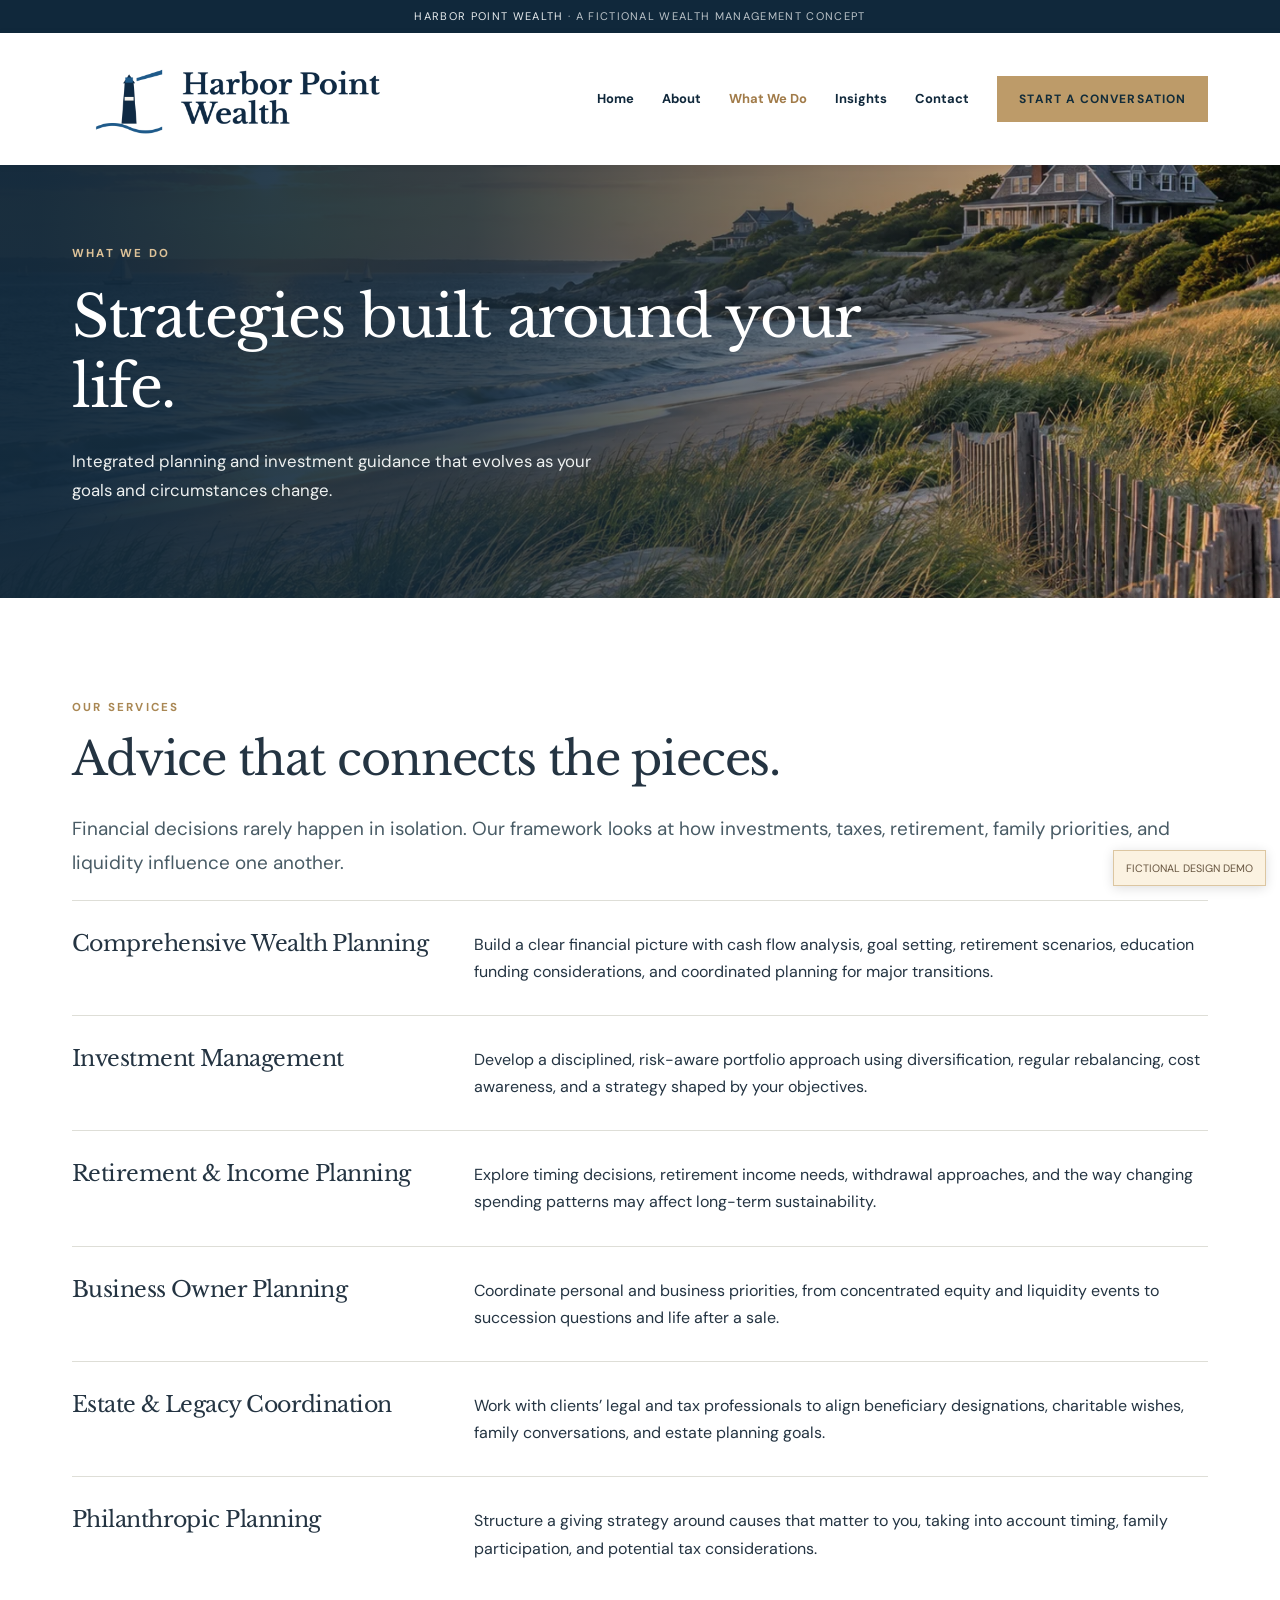
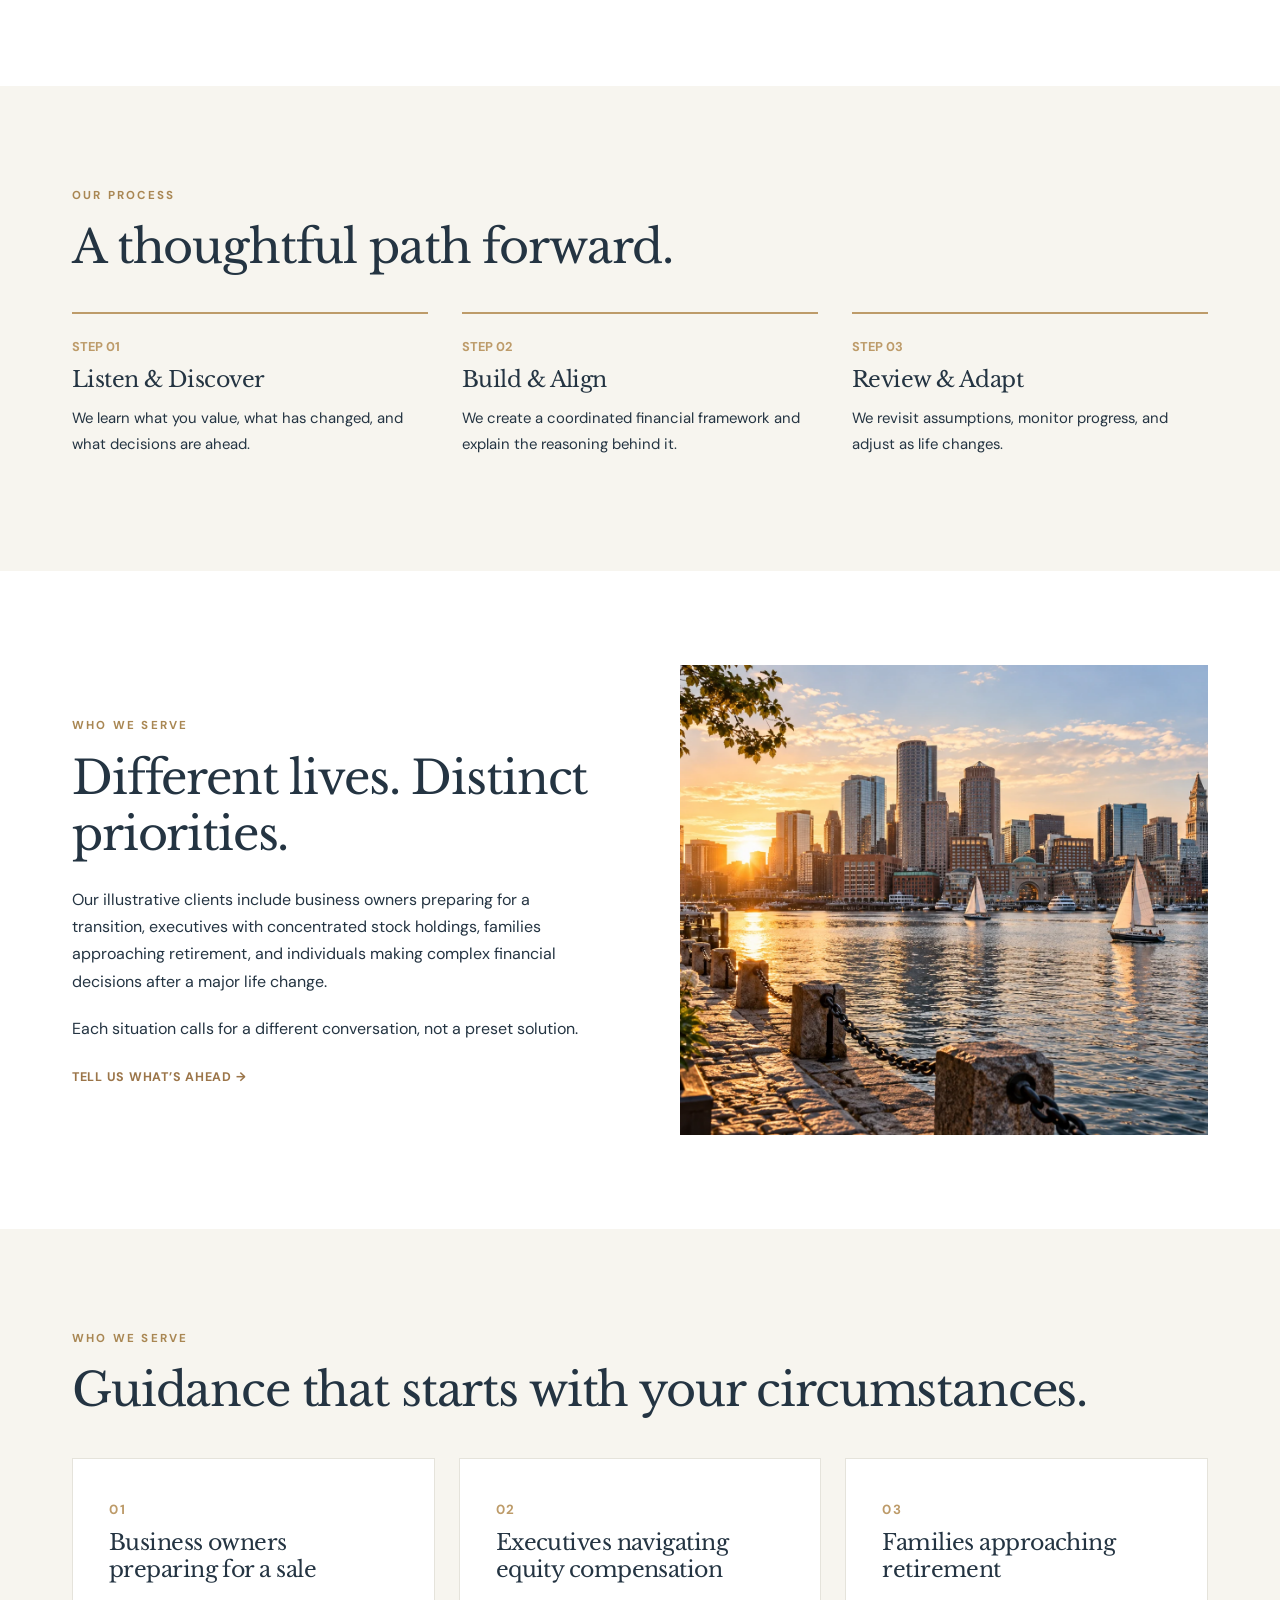
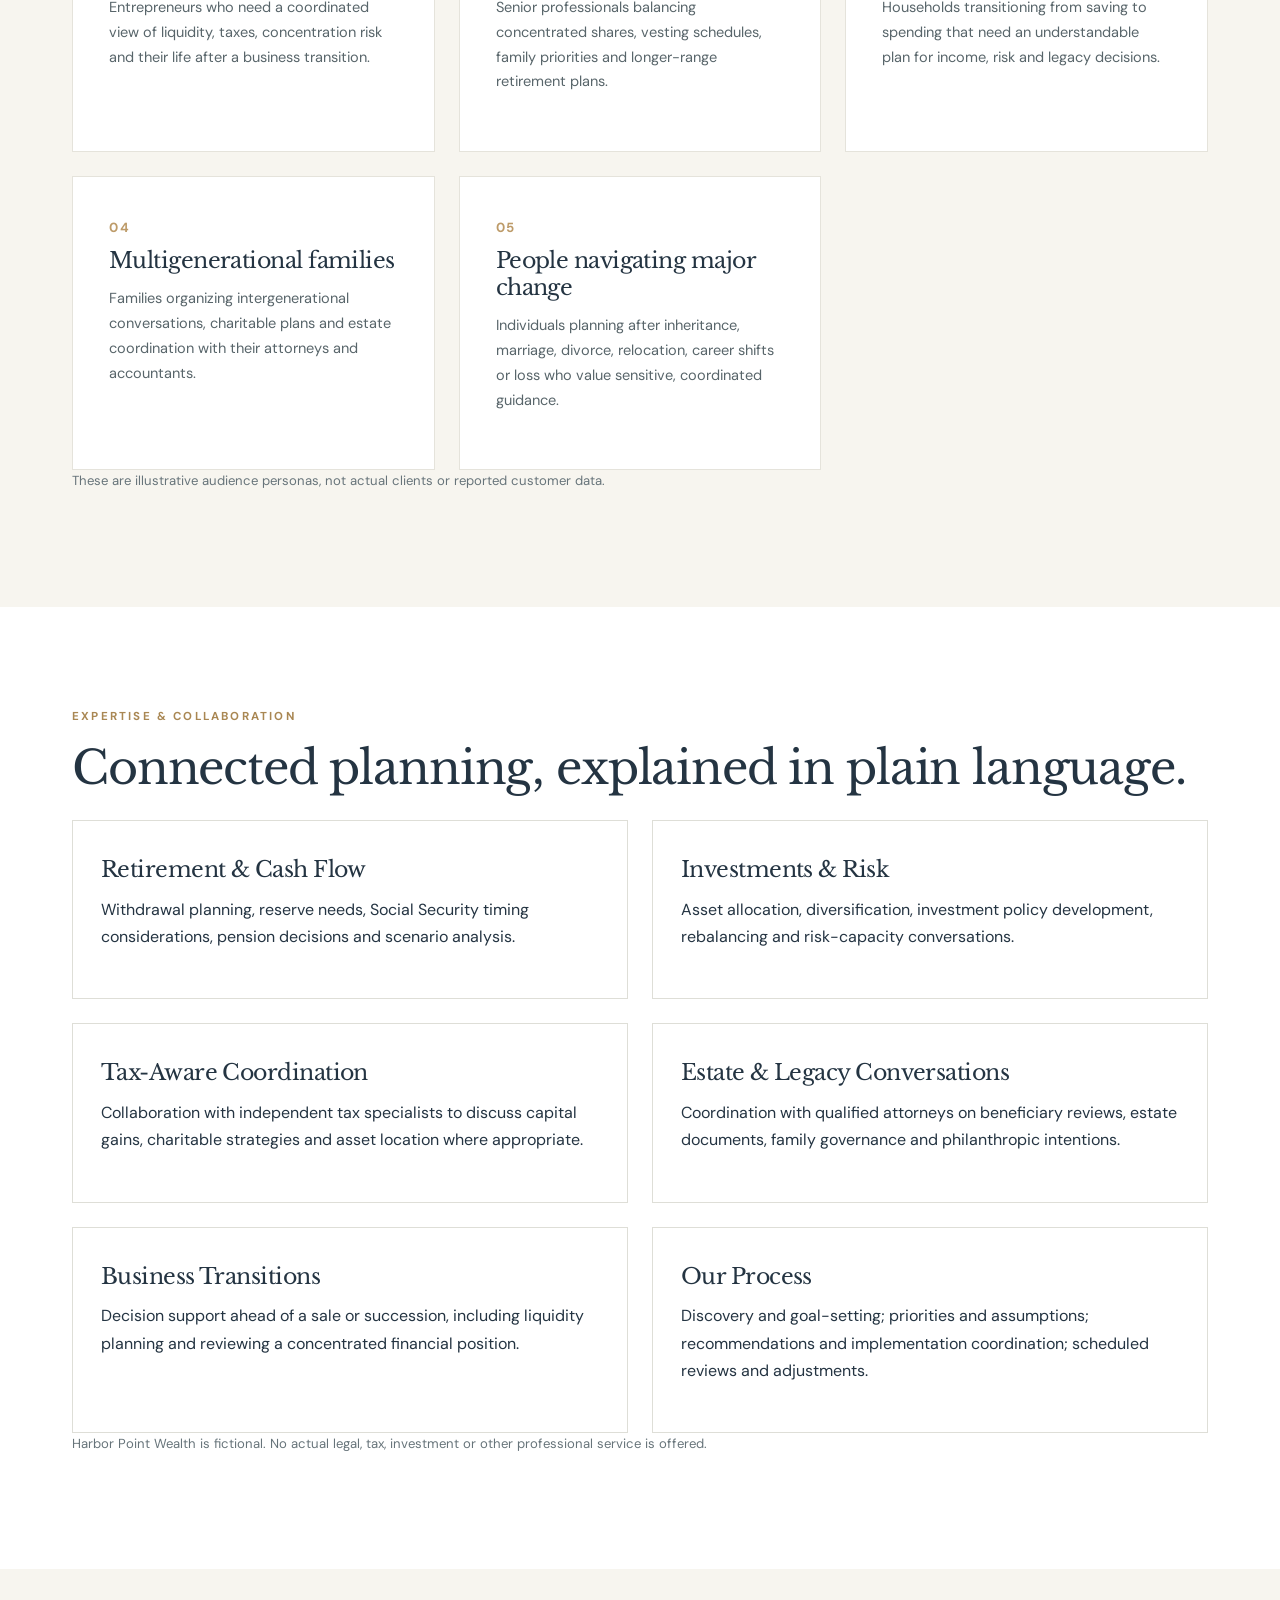
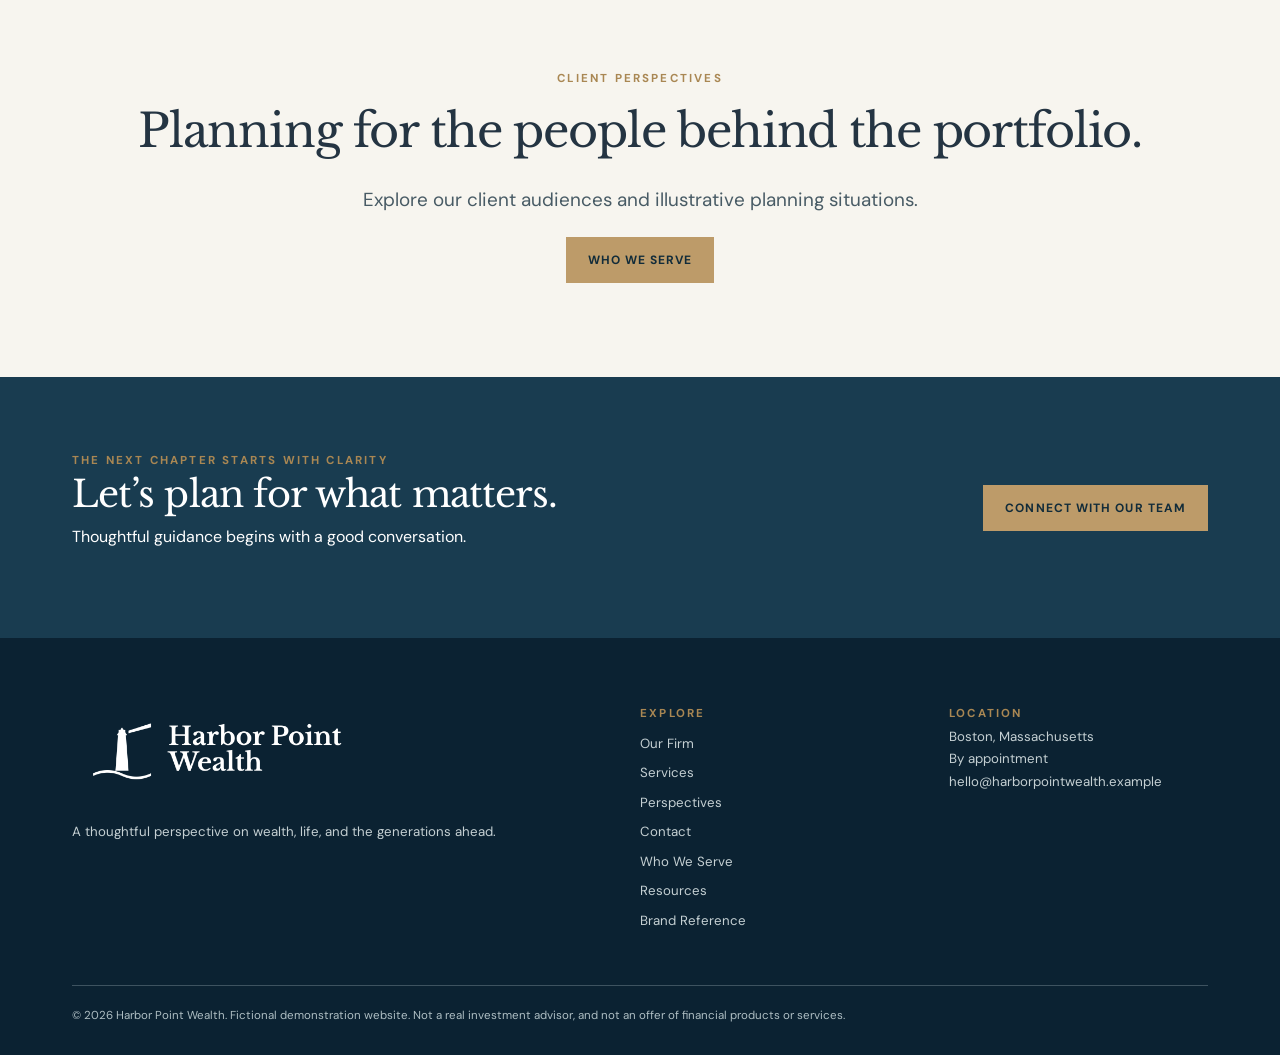
<file: services.html>
<!DOCTYPE html>

<html lang="en"><head><meta charset="utf-8"/><meta content="width=device-width,initial-scale=1" name="viewport"/><meta content="Harbor Point Wealth is a fictional Boston wealth management firm created as a website concept." name="description"/><title>What We Do | Harbor Point Wealth</title><link href="assets/style.css" rel="stylesheet"/><script type="application/ld+json">{"@context": "https://schema.org", "@type": "Organization", "name": "Harbor Point Wealth", "description": "Fictional Boston-based boutique wealth management firm used for design and marketing demonstrations.", "areaServed": "New England", "address": {"@type": "PostalAddress", "addressLocality": "Boston", "addressRegion": "MA", "addressCountry": "US"}, "knowsAbout": ["Financial planning", "Investment management", "Retirement planning", "Business transition planning", "Legacy planning"]}</script></head><body><div class="topline">HARBOR POINT WEALTH <span>· A FICTIONAL WEALTH MANAGEMENT CONCEPT</span></div><header><div class="nav"><a aria-label="Harbor Point Wealth home" class="brand brand-image" href="index.html"><img alt="Harbor Point Wealth" class="brand-logo" src="assets/harbor-point-wealth-logo.png"/></a><button aria-expanded="false" aria-label="Toggle navigation" class="menu-btn">☰</button><nav><a class="" href="index.html">Home</a><a class="" href="about.html">About</a><a class="active" href="services.html">What We Do</a><a class="" href="insights.html">Insights</a><a class="" href="contact.html">Contact</a><a class="nav-cta" href="contact.html">Start a Conversation</a></nav></div></header><section class="hero hero-short"><img alt="New England scenery" class="hero-bg" src="assets/coastal-sunset.webp"/><div class="container hero-inner"><span class="eyebrow">What We Do</span><h1>Strategies built around your life.</h1><p>Integrated planning and investment guidance that evolves as your goals and circumstances change.</p></div></section><section class="section"><div class="container"><span class="eyebrow">Our Services</span><h2>Advice that connects the pieces.</h2><p class="lead">Financial decisions rarely happen in isolation. Our framework looks at how investments, taxes, retirement, family priorities, and liquidity influence one another.</p><div class="feature"><h3>Comprehensive Wealth Planning</h3><p>Build a clear financial picture with cash flow analysis, goal setting, retirement scenarios, education funding considerations, and coordinated planning for major transitions.</p></div><div class="feature"><h3>Investment Management</h3><p>Develop a disciplined, risk-aware portfolio approach using diversification, regular rebalancing, cost awareness, and a strategy shaped by your objectives.</p></div><div class="feature"><h3>Retirement &amp; Income Planning</h3><p>Explore timing decisions, retirement income needs, withdrawal approaches, and the way changing spending patterns may affect long-term sustainability.</p></div><div class="feature"><h3>Business Owner Planning</h3><p>Coordinate personal and business priorities, from concentrated equity and liquidity events to succession questions and life after a sale.</p></div><div class="feature"><h3>Estate &amp; Legacy Coordination</h3><p>Work with clients’ legal and tax professionals to align beneficiary designations, charitable wishes, family conversations, and estate planning goals.</p></div><div class="feature"><h3>Philanthropic Planning</h3><p>Structure a giving strategy around causes that matter to you, taking into account timing, family participation, and potential tax considerations.</p></div></div></section><section class="section cream"><div class="container"><span class="eyebrow">Our Process</span><h2>A thoughtful path forward.</h2><div class="process"><div><b>STEP 01</b><h3>Listen &amp; Discover</h3><p>We learn what you value, what has changed, and what decisions are ahead.</p></div><div><b>STEP 02</b><h3>Build &amp; Align</h3><p>We create a coordinated financial framework and explain the reasoning behind it.</p></div><div><b>STEP 03</b><h3>Review &amp; Adapt</h3><p>We revisit assumptions, monitor progress, and adjust as life changes.</p></div></div></div></section><section class="section"><div class="container"><div class="split"><div><span class="eyebrow">Who We Serve</span><h2>Different lives. Distinct priorities.</h2><p>Our illustrative clients include business owners preparing for a transition, executives with concentrated stock holdings, families approaching retirement, and individuals making complex financial decisions after a major life change.</p><p>Each situation calls for a different conversation, not a preset solution.</p><a class="link" href="contact.html">Tell Us What’s Ahead →</a></div><img alt="Sailboats in Boston Harbor" src="assets/boston-harbor.webp"/></div></div></section><section class="section cream"><div class="container"><span class="eyebrow">Who We Serve</span><h2>Guidance that starts with your circumstances.</h2><div class="cards"><article class="card"><span class="number">01</span><h3>Business owners preparing for a sale</h3><p>Entrepreneurs who need a coordinated view of liquidity, taxes, concentration risk and their life after a business transition.</p></article><article class="card"><span class="number">02</span><h3>Executives navigating equity compensation</h3><p>Senior professionals balancing concentrated shares, vesting schedules, family priorities and longer-range retirement plans.</p></article><article class="card"><span class="number">03</span><h3>Families approaching retirement</h3><p>Households transitioning from saving to spending that need an understandable plan for income, risk and legacy decisions.</p></article><article class="card"><span class="number">04</span><h3>Multigenerational families</h3><p>Families organizing intergenerational conversations, charitable plans and estate coordination with their attorneys and accountants.</p></article><article class="card"><span class="number">05</span><h3>People navigating major change</h3><p>Individuals planning after inheritance, marriage, divorce, relocation, career shifts or loss who value sensitive, coordinated guidance.</p></article></div><p class="site-note">These are illustrative audience personas, not actual clients or reported customer data.</p></div></section><section class="section"><div class="container"><span class="eyebrow">Expertise &amp; Collaboration</span><h2>Connected planning, explained in plain language.</h2><div class="pillars"><article><h3>Retirement &amp; Cash Flow</h3><p>Withdrawal planning, reserve needs, Social Security timing considerations, pension decisions and scenario analysis.</p></article><article><h3>Investments &amp; Risk</h3><p>Asset allocation, diversification, investment policy development, rebalancing and risk-capacity conversations.</p></article><article><h3>Tax-Aware Coordination</h3><p>Collaboration with independent tax specialists to discuss capital gains, charitable strategies and asset location where appropriate.</p></article><article><h3>Estate &amp; Legacy Conversations</h3><p>Coordination with qualified attorneys on beneficiary reviews, estate documents, family governance and philanthropic intentions.</p></article><article><h3>Business Transitions</h3><p>Decision support ahead of a sale or succession, including liquidity planning and reviewing a concentrated financial position.</p></article><article><h3>Our Process</h3><p>Discovery and goal-setting; priorities and assumptions; recommendations and implementation coordination; scheduled reviews and adjustments.</p></article></div><p class="site-note">Harbor Point Wealth is fictional. No actual legal, tax, investment or other professional service is offered.</p></div></section><section class="section cream"><div class="container center"><span class="eyebrow">Client Perspectives</span><h2>Planning for the people behind the portfolio.</h2><p class="lead">Explore our client audiences and illustrative planning situations.</p><a class="button" href="clients.html">Who We Serve</a></div></section><section class="cta-strip"><div class="container cta-flex"><div><span class="eyebrow">The next chapter starts with clarity</span><h2>Let’s plan for what matters.</h2><p>Thoughtful guidance begins with a good conversation.</p></div><a class="button" href="contact.html">Connect With Our Team</a></div></section><footer><div class="container"><div class="footgrid"><div><a aria-label="Harbor Point Wealth home" class="brand brand-image footer-brand" href="index.html"><span class="footer-logo-wrap"><img alt="Harbor Point Wealth" class="brand-logo" src="assets/harbor-point-wealth-logo-white.png"/></span></a><p class="spaced">A thoughtful perspective on wealth, life, and the generations ahead.</p></div><div><span class="eyebrow">Explore</span><a href="about.html">Our Firm</a><a href="services.html">Services</a><a href="insights.html">Perspectives</a><a href="contact.html">Contact</a><a href="clients.html">Who We Serve</a><a href="resources.html">Resources</a><a href="brand-guide.html">Brand Reference</a></div><div><span class="eyebrow">Location</span><p>Boston, Massachusetts<br/>By appointment<br/>hello@harborpointwealth.example</p></div></div><div class="copyright">© 2026 Harbor Point Wealth. Fictional demonstration website. Not a real investment advisor, and not an offer of financial products or services.</div></div></footer><div class="demo-label">FICTIONAL DESIGN DEMO</div><script src="assets/site.js"></script></body></html>
</file>
<file: assets/style.css>
@import url('https://fonts.googleapis.com/css2?family=DM+Sans:wght@400;500;600;700&family=Libre+Baskerville:wght@400;700&display=swap');
:root{--navy:#10283b;--navy2:#193c50;--cream:#f7f5ef;--white:#fff;--gold:#bd9b69;--ink:#243442;--muted:#67747a;--line:#deded7}*{box-sizing:border-box}html{scroll-behavior:smooth}body{margin:0;background:#fff;color:var(--ink);font:16px/1.7 'DM Sans',Arial,sans-serif}h1,h2,h3,.serif{font-family:'Libre Baskerville',Georgia,serif;font-weight:400;line-height:1.22;letter-spacing:-.025em}h1{font-size:clamp(2.6rem,5vw,5rem);max-width:850px;margin:16px 0 25px}h2{font-size:clamp(2rem,3.6vw,3.4rem);margin:12px 0 24px}h3{font-size:1.38rem;margin:8px 0 12px}p{margin:0 0 20px}a{color:inherit;text-decoration:none}a:hover{color:#a57b40}.container{max-width:1200px;margin:auto;padding:0 32px}.eyebrow{text-transform:uppercase;letter-spacing:.19em;font-size:.72rem;font-weight:700;color:#a98753}.topline{background:#10283b;color:#e7ebed;font-size:.69rem;letter-spacing:.12em;text-align:center;padding:7px}.topline span{opacity:.8}header{background:#fff;position:sticky;top:0;z-index:5;box-shadow:0 1px 8px #081a2410}.nav{max-width:1200px;padding:16px 32px;margin:auto;display:flex;justify-content:space-between;align-items:center;gap:25px}.brand{display:flex;align-items:center;gap:11px;color:var(--navy)}.brand-image{line-height:0;flex-shrink:0}.brand-logo{display:block;width:min(320px,26vw);max-width:100%;height:auto}.footer-logo-wrap{display:inline-block;background:#f7f5ef;padding:10px 14px;border-radius:2px}.footer-brand .brand-logo{width:min(280px,22vw)}nav{display:flex;align-items:center;gap:28px}nav a{font-size:.81rem;font-weight:700;color:var(--navy)}nav a.active{color:#a17b49}.nav-cta,.button{display:inline-block;background:var(--gold);color:#122c3a!important;padding:13px 22px;font-size:.75rem;font-weight:700;letter-spacing:.09em;text-transform:uppercase;border:0;cursor:pointer}.button:hover,.nav-cta:hover{background:#d6b88a}.button.outline{border:1px solid #fff;background:transparent;color:#fff!important}.menu-btn{display:none;background:none;border:0;font-size:1.6rem;color:var(--navy);cursor:pointer}.hero{background:var(--navy);color:white;position:relative;overflow:hidden;min-height:600px;display:flex;align-items:center}.hero:after{content:'';position:absolute;inset:0;background:linear-gradient(90deg,#10283bf5 3%,#10283bd4 37%,#10283b20 95%)}.hero-bg{position:absolute;inset:0;width:100%;height:100%;object-fit:cover}.hero-inner{position:relative;z-index:1;width:100%;padding-top:95px;padding-bottom:95px}.hero p{max-width:555px;color:#edf0f0;font-size:1.05rem}.hero .eyebrow{color:#dec399}.hero-short{min-height:410px}.hero-short .hero-inner{padding-top:73px;padding-bottom:74px}.hero-short h1{font-size:clamp(2.7rem,4.5vw,4.3rem)}.section{padding:94px 0}.section.cream{background:var(--cream)}.section.navy{background:var(--navy);color:#fff}.lead{font-size:1.18rem;color:#485b65;line-height:1.8}.navy .lead{color:#d2dde0}.split{display:grid;grid-template-columns:1fr 1fr;align-items:center;gap:80px}.split img{width:100%;height:470px;object-fit:cover}.cards{display:grid;grid-template-columns:repeat(3,1fr);gap:24px;margin-top:40px}.card{background:white;padding:36px;border:1px solid #e5e3db}.card .number{color:var(--gold);font-size:.83rem;letter-spacing:.13em;font-weight:700}.card p{font-size:.91rem;color:#58656a}.link{color:#9b7549;font-weight:700;font-size:.78rem;letter-spacing:.06em;text-transform:uppercase}.quote{font-family:Georgia;font-size:clamp(1.45rem,2.3vw,2.4rem);line-height:1.55;max-width:850px}.stats{display:grid;grid-template-columns:repeat(3,1fr);border-top:1px solid #e2dfd8;margin-top:40px}.stat{padding:30px 35px 0 0}.stat strong{display:block;font-family:Georgia;font-size:2.3rem;color:var(--navy)}.stat small{font-size:.8rem;color:var(--muted)}.feature{border-top:1px solid var(--line);padding:30px 0;display:grid;grid-template-columns:1fr 2fr;gap:35px}.feature h3{margin:0}.feature p{margin:0}.cta-strip{padding:68px 0;background:var(--navy2);color:#fff}.cta-flex{display:flex;align-items:center;justify-content:space-between;gap:35px}.cta-flex h2{margin:0 0 6px;font-size:2.3rem}.team{display:grid;grid-template-columns:repeat(3,1fr);gap:24px;margin-top:35px}.person{background:var(--cream);padding:32px}.avatar{width:100%;height:170px;background:#dfe6e4;display:grid;place-items:center;color:var(--navy);font-family:Georgia;font-size:3rem;margin-bottom:22px}.profile-photo{width:100%;height:240px;object-fit:cover;display:block;margin-bottom:22px;background:#dfe6e4}.person strong{display:block;font-size:1.1rem}.person em{display:block;font-size:.78rem;color:#987548;font-style:normal;text-transform:uppercase;letter-spacing:.08em;margin:5px 0 15px}.person p{font-size:.9rem}.process{counter-reset:steps;display:grid;grid-template-columns:repeat(3,1fr);gap:34px;margin-top:37px}.process>div{padding-top:18px;border-top:2px solid var(--gold)}.process b{color:var(--gold);font-size:.8rem}.process p{font-size:.93rem}.article-grid{display:grid;grid-template-columns:repeat(2,1fr);gap:26px;margin-top:35px}.article{border:1px solid var(--line);padding:32px}.article time{font-size:.74rem;color:#9a774e;text-transform:uppercase;letter-spacing:.1em}.article h3{margin-top:15px}.article p{color:#5e6a6f;font-size:.92rem}.contact-grid{display:grid;grid-template-columns:1.1fr .9fr;gap:90px}.contact-info{background:var(--cream);padding:38px}.contact-info p{margin:4px 0 22px}.form-field{display:block;font-size:.78rem;font-weight:700;letter-spacing:.06em;text-transform:uppercase;margin-bottom:19px}.form-field input,.form-field textarea,.form-field select{display:block;width:100%;font:inherit;font-weight:400;letter-spacing:normal;padding:13px;border:1px solid #cbd1d1;margin-top:6px;background:#fff;color:var(--ink)}.form-field textarea{height:130px;resize:vertical}.notice{font-size:.78rem;color:#627076}.disclaimer{background:#f2f1ed;color:#627078;padding:24px 0;font-size:.71rem;line-height:1.7}footer{background:#0b2232;color:#e6ebed;padding:60px 0 30px}footer .brand{color:#fff}footer .footgrid{display:grid;grid-template-columns:2fr 1fr 1fr;gap:50px}footer p,footer a{font-size:.83rem;color:#c5d0d3}footer a{display:block;margin:7px 0}footer .copyright{border-top:1px solid #3e5360;margin-top:45px;padding-top:20px;font-size:.72rem;color:#aebec3}.demo-label{position:fixed;bottom:14px;right:14px;background:#fbf2e1;color:#66543f;border:1px solid #dcc6a1;padding:8px 12px;font-size:.67rem;z-index:8;box-shadow:0 2px 12px #0002}.center{text-align:center}.center h2,.center p{margin-left:auto;margin-right:auto}.center .lead{max-width:700px}.checklist{padding-left:18px}.checklist li{margin:12px 0}.spaced{margin-top:28px} @media(max-width:900px){.split,.contact-grid{grid-template-columns:1fr;gap:35px}.cards,.team{grid-template-columns:repeat(2,1fr)}.hero{min-height:520px}.split img{height:360px}.cta-flex{align-items:flex-start;flex-direction:column}nav{display:none;position:absolute;top:100%;left:0;right:0;padding:22px 32px;background:#fff;flex-direction:column;align-items:flex-start;box-shadow:0 6px 8px #0002}nav.open{display:flex}.menu-btn{display:block}}@media(max-width:620px){.container{padding:0 22px}.nav{padding:13px 22px}.brand-logo{width:min(280px,62vw)}.footer-brand .brand-logo{width:min(250px,65vw)}.hero{min-height:490px}.hero-inner{padding-top:65px;padding-bottom:65px}.hero:after{background:linear-gradient(90deg,#10283bf7,#10283bb2)}.section{padding:60px 0}.cards,.team,.process,.article-grid,.stats,.footgrid,footer .footgrid{grid-template-columns:1fr}.feature{grid-template-columns:1fr;gap:8px}.card{padding:27px}.split img{height:270px}.contact-info{padding:25px}.hero-short{min-height:360px}.cta-flex h2{font-size:1.8rem}}

.profile-photo{object-position:center 25%}.info-block{padding:26px 0;border-bottom:1px solid var(--line)}.info-block h3{margin:0 0 12px}.info-block p{max-width:850px}.pillars{display:grid;grid-template-columns:repeat(2,minmax(0,1fr));gap:24px}.pillars article{border:1px solid var(--line);padding:28px;background:white}.kicker{color:#987548;text-transform:uppercase;letter-spacing:.12em;font-size:.75rem;font-weight:700}.site-note{font-size:.82rem;color:#67747a}.article-body{max-width:770px}.article-body h3{margin-top:28px}.article-body p{line-height:1.85}@media(max-width:700px){.pillars{grid-template-columns:1fr}}

/* White footer brand version and supplementary pages. Original design styles retained. */
.footer-logo-wrap{background:transparent;padding:0}.footer-brand .brand-logo{width:min(280px,22vw)}.content-intro{max-width:760px}.content-panel{background:#f7f5ef;border-left:3px solid #bd9b69;padding:28px 32px;margin:32px 0}.content-panel p:last-child{margin-bottom:0}.article-body{max-width:800px;margin:auto}.article-body h2{font-size:clamp(1.65rem,2.6vw,2.4rem);margin-top:42px}.article-body h3{margin-top:28px}.article-body p{line-height:1.85}.article-card-link{display:block;color:inherit}.article-card-link:hover h3{color:#9b7549}.resource-grid{display:grid;grid-template-columns:repeat(2,minmax(0,1fr));gap:24px;margin-top:35px}.resource-item{border:1px solid var(--line);padding:32px}.content-dl{display:grid;grid-template-columns:200px 1fr;gap:12px 24px}.content-dl dt{font-weight:bold;color:var(--navy)}.content-dl dd{margin:0;border-bottom:1px solid var(--line);padding-bottom:12px}.portrait-row{display:flex;align-items:flex-start;gap:32px;margin:36px 0;padding:28px;background:var(--cream)}.portrait-row img{width:180px;aspect-ratio:4/5;object-fit:cover}.portrait-row h3{margin-top:0}@media(max-width:750px){.resource-grid{grid-template-columns:1fr}.content-dl{grid-template-columns:1fr}.portrait-row{flex-direction:column}.portrait-row img{width:220px}.footer-brand .brand-logo{width:min(280px,65vw)}}
</file>
